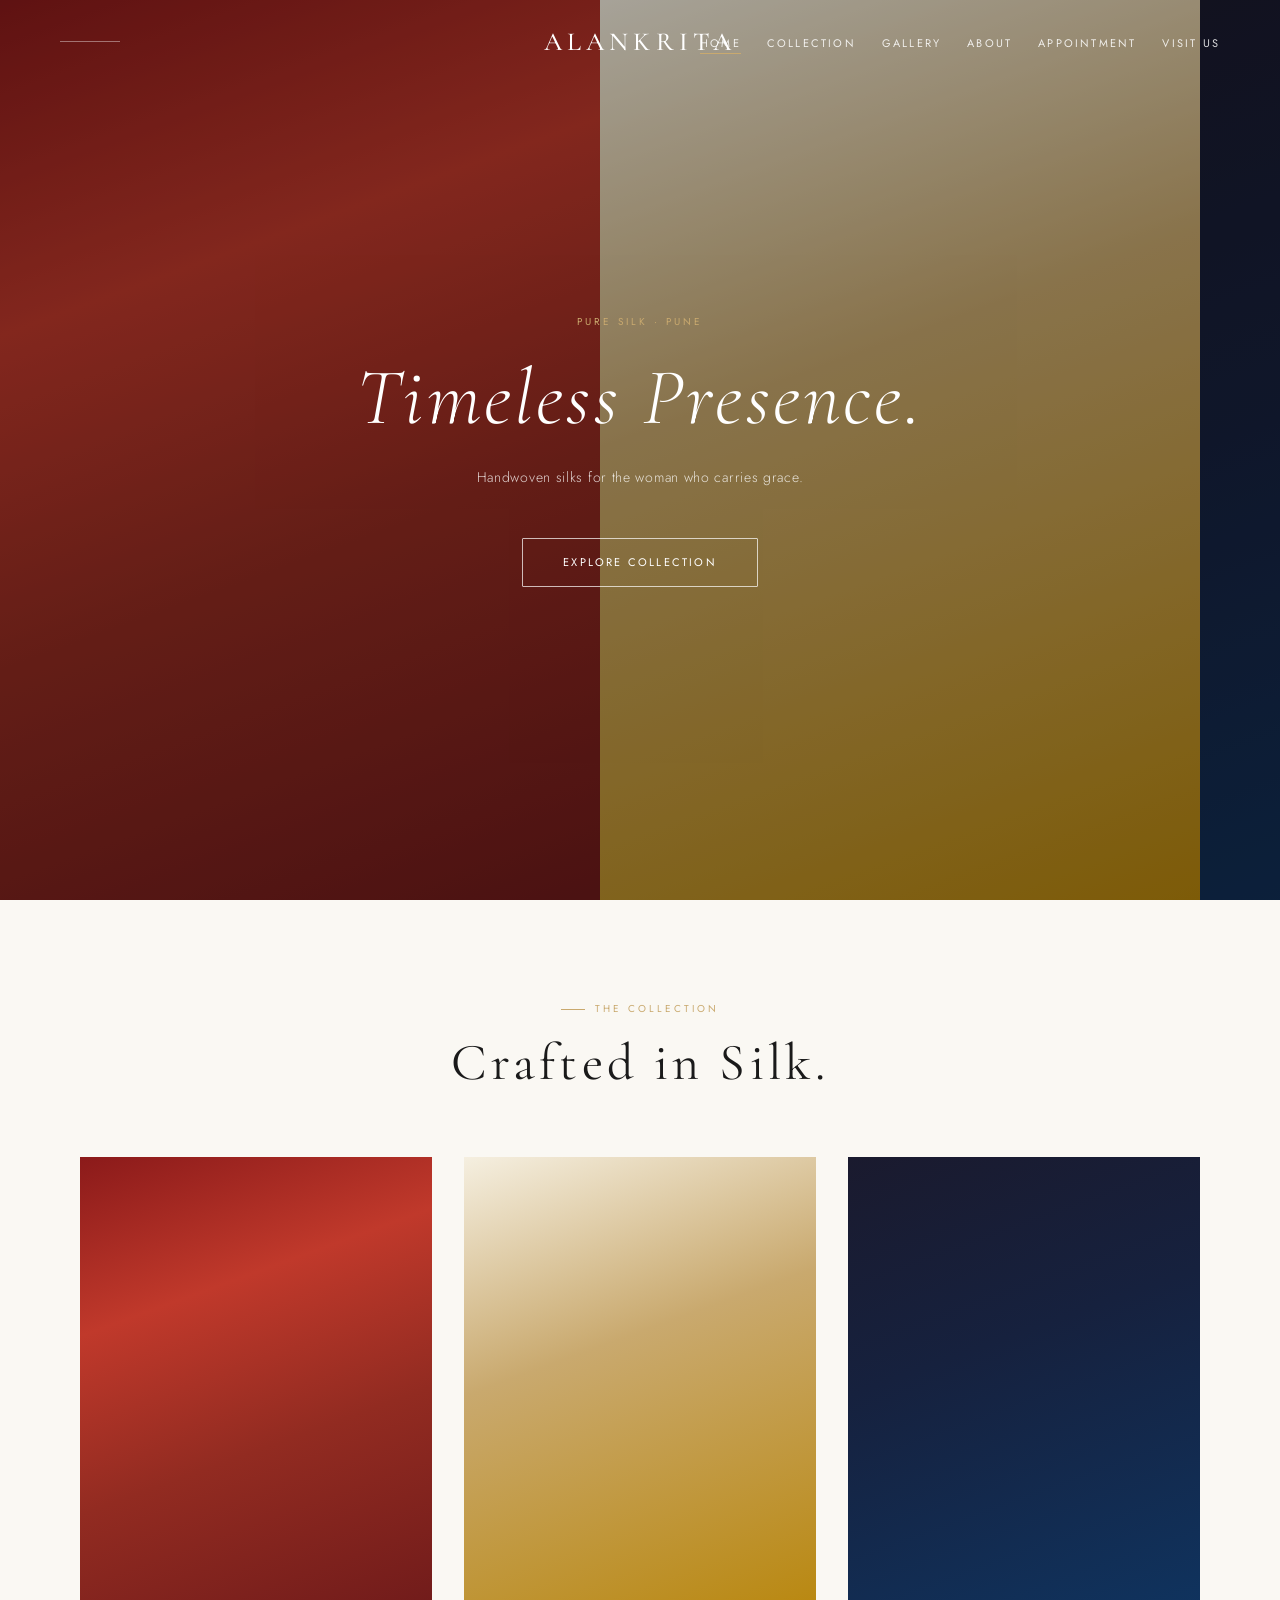
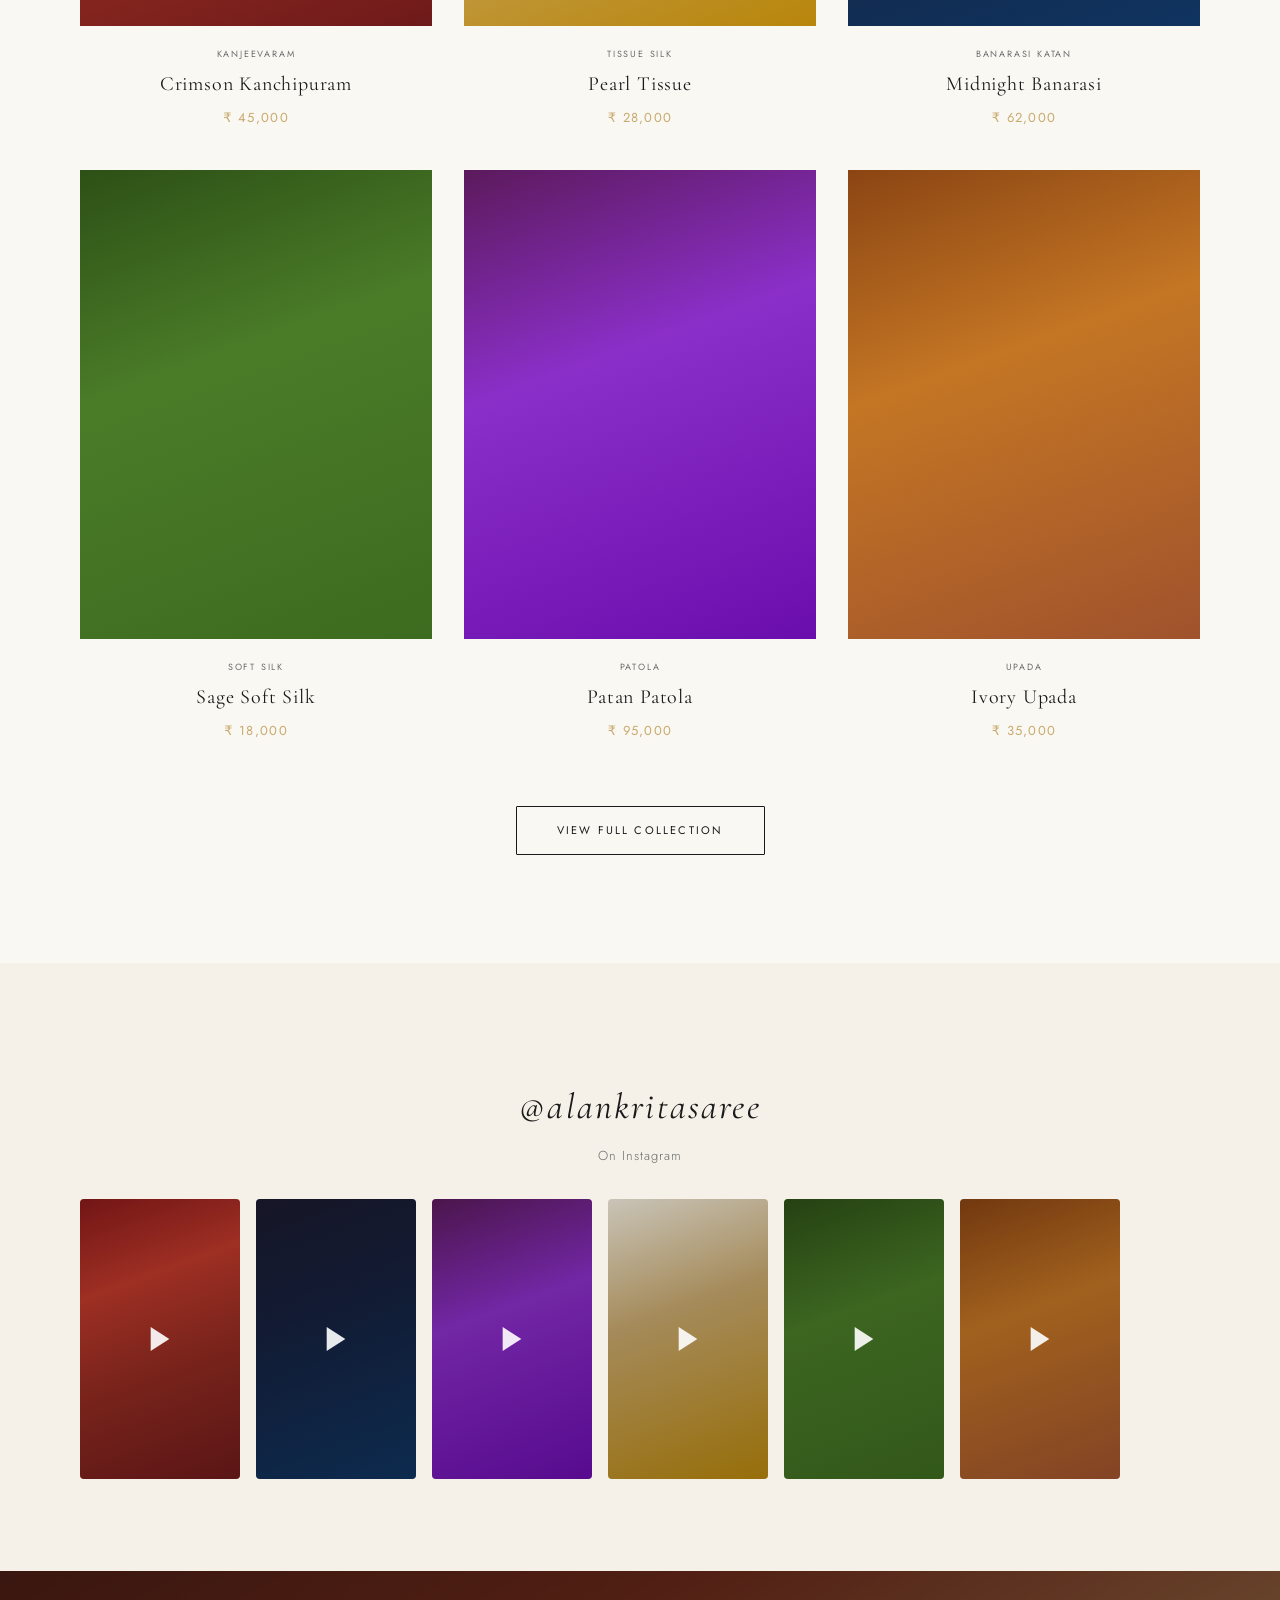
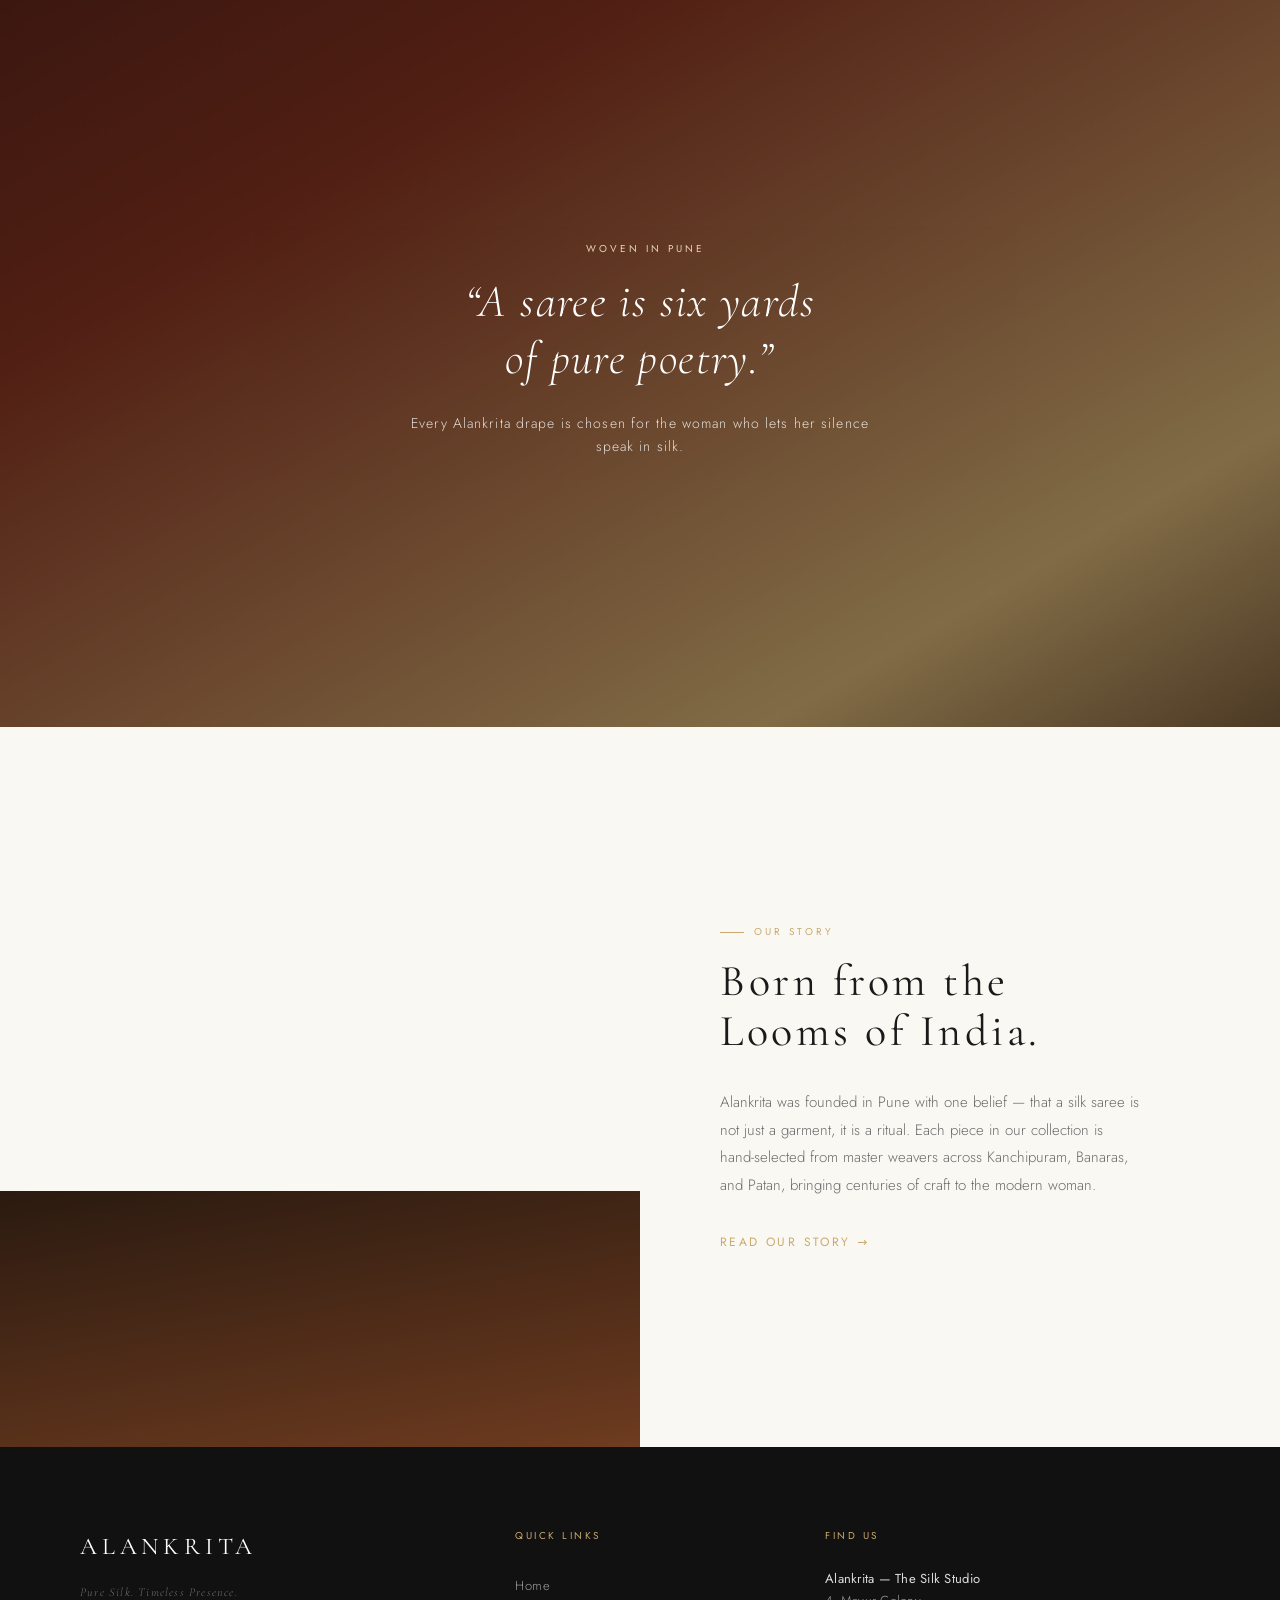
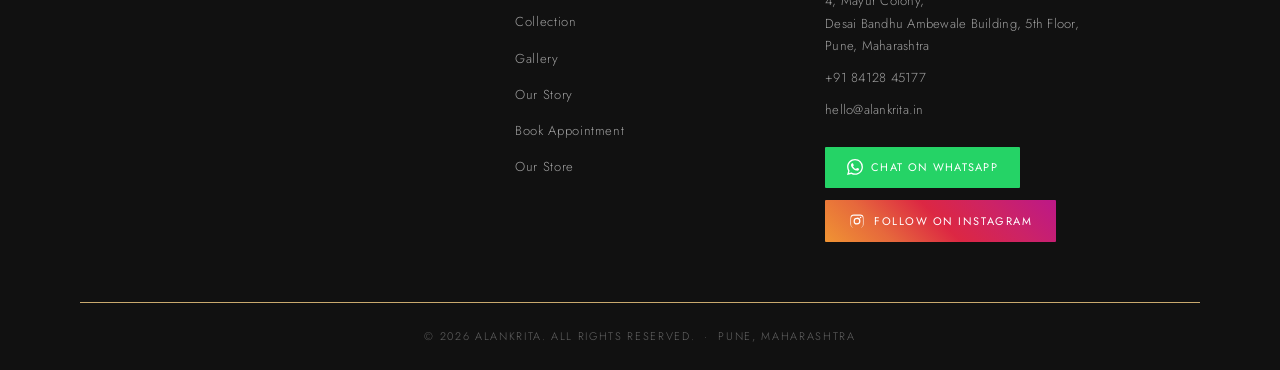
<file: index.html>
<!DOCTYPE html>
<html lang="en">
<head>
  <meta charset="UTF-8" />
  <meta name="viewport" content="width=device-width, initial-scale=1.0" />
  <title>Alankrita — Pure Silk. Timeless Presence.</title>
  <meta name="description" content="Alankrita — Luxury handwoven silk sarees from master weavers across India. Based in Pune." />
  <link rel="preconnect" href="https://fonts.googleapis.com" />
  <link rel="preconnect" href="https://fonts.gstatic.com" crossorigin />
  <link rel="stylesheet" href="style.css" />
  <link rel="stylesheet" href="animations.css" />
</head>
<body>

  <!-- ============================================================
       NAVBAR
       ============================================================ -->
  <nav class="navbar" id="navbar">
    <div class="nav-left">
      <div class="nav-left-line"></div>
    </div>
    <a href="index.html" class="nav-logo">Alankrita</a>
    <ul class="nav-links">
      <li><a href="index.html">Home</a></li>
      <li><a href="collection.html">Collection</a></li>
      <li><a href="gallery.html">Gallery</a></li>
      <li><a href="about.html">About</a></li>
      <li><a href="appointment.html">Appointment</a></li>
      <li><a href="store.html">Visit Us</a></li>
    </ul>
    <button class="nav-hamburger" id="hamburger" aria-label="Open menu">
      <span></span><span></span><span></span>
    </button>
  </nav>

  <nav class="nav-mobile-drawer" id="mobileDrawer">
    <a href="index.html">Home</a>
    <a href="collection.html">Collection</a>
    <a href="gallery.html">Gallery</a>
    <a href="about.html">Our Story</a>
    <a href="appointment.html">Book Appointment</a>
    <a href="store.html">Our Store</a>
  </nav>
  <div class="nav-overlay" id="navOverlay"></div>

  <!-- ============================================================
       HERO SECTION
       ============================================================ -->
  <section class="hero">
    <div class="hero-strip-wrapper">
      <div class="hero-strip">
        <div class="hero-strip-image img-placeholder-silk1"></div>
        <div class="hero-strip-image img-placeholder-silk2"></div>
        <div class="hero-strip-image img-placeholder-silk3"></div>
        <div class="hero-strip-image img-placeholder-silk4"></div>
        <div class="hero-strip-image img-placeholder-silk5"></div>
        <div class="hero-strip-image img-placeholder-silk6"></div>
        <div class="hero-strip-image img-placeholder-silk1"></div>
        <div class="hero-strip-image img-placeholder-silk2"></div>
        <div class="hero-strip-image img-placeholder-silk3"></div>
        <div class="hero-strip-image img-placeholder-silk4"></div>
        <div class="hero-strip-image img-placeholder-silk5"></div>
        <div class="hero-strip-image img-placeholder-silk6"></div>
      </div>
    </div>
    <div class="hero-overlay">
      <span class="hero-label">Pure Silk · Pune</span>
      <h1 class="hero-headline">Timeless Presence.</h1>
      <p class="hero-subtext">Handwoven silks for the woman who carries grace.</p>
      <a href="collection.html" class="btn btn-outline-ivory">Explore Collection</a>
    </div>
  </section>

  <!-- ============================================================
       COLLECTION PREVIEW
       ============================================================ -->
  <section class="section section-center">
    <span class="gold-label reveal">The Collection</span>
    <h2 class="section-heading reveal reveal-delay-1">Crafted in Silk.</h2>

    <div class="product-grid">
      <a href="collection.html" class="product-card reveal reveal-delay-1" style="text-decoration:none;color:inherit;">
        <div class="product-card-image-wrap">
          <div class="product-card-image img-placeholder-silk1"></div>
        </div>
        <div class="product-card-badge">Kanjeevaram</div>
        <div class="product-card-name">Crimson Kanchipuram</div>
        <div class="product-card-price">₹ 45,000</div>
      </a>
      <a href="collection.html" class="product-card reveal reveal-delay-2" style="text-decoration:none;color:inherit;">
        <div class="product-card-image-wrap">
          <div class="product-card-image img-placeholder-silk2"></div>
        </div>
        <div class="product-card-badge">Tissue Silk</div>
        <div class="product-card-name">Pearl Tissue</div>
        <div class="product-card-price">₹ 28,000</div>
      </a>
      <a href="collection.html" class="product-card reveal reveal-delay-3" style="text-decoration:none;color:inherit;">
        <div class="product-card-image-wrap">
          <div class="product-card-image img-placeholder-silk3"></div>
        </div>
        <div class="product-card-badge">Banarasi Katan</div>
        <div class="product-card-name">Midnight Banarasi</div>
        <div class="product-card-price">₹ 62,000</div>
      </a>
      <a href="collection.html" class="product-card reveal reveal-delay-1" style="text-decoration:none;color:inherit;">
        <div class="product-card-image-wrap">
          <div class="product-card-image img-placeholder-silk4"></div>
        </div>
        <div class="product-card-badge">Soft Silk</div>
        <div class="product-card-name">Sage Soft Silk</div>
        <div class="product-card-price">₹ 18,000</div>
      </a>
      <a href="collection.html" class="product-card reveal reveal-delay-2" style="text-decoration:none;color:inherit;">
        <div class="product-card-image-wrap">
          <div class="product-card-image img-placeholder-silk5"></div>
        </div>
        <div class="product-card-badge">Patola</div>
        <div class="product-card-name">Patan Patola</div>
        <div class="product-card-price">₹ 95,000</div>
      </a>
      <a href="collection.html" class="product-card reveal reveal-delay-3" style="text-decoration:none;color:inherit;">
        <div class="product-card-image-wrap">
          <div class="product-card-image img-placeholder-silk6"></div>
        </div>
        <div class="product-card-badge">Upada</div>
        <div class="product-card-name">Ivory Upada</div>
        <div class="product-card-price">₹ 35,000</div>
      </a>
    </div>

    <div class="reveal">
      <a href="collection.html" class="btn btn-outline-dark">View Full Collection</a>
    </div>
  </section>

  <!-- ============================================================
       INSTAGRAM REELS
       ============================================================ -->
  <section class="section section-center" style="background:#F5F1E8; padding-top:80px; padding-bottom:80px;">
    <span class="gold-label reveal">Follow Our Journey</span>
    <a href="https://www.instagram.com/alankritasaree?igsh=ejkxY3gwem9jM3Mz" target="_blank" rel="noopener" class="reveal reveal-delay-1" style="display:inline-block;font-family:var(--font-heading);font-size:36px;font-style:italic;font-weight:400;letter-spacing:0.06em;margin-bottom:8px;color:inherit;">@alankritasaree</a>
    <p class="reveal reveal-delay-2" style="font-size:13px;color:var(--text-secondary);letter-spacing:0.08em;">On Instagram</p>

    <div class="instagram-strip reveal reveal-delay-2">
      <a href="https://www.instagram.com/alankritasaree?igsh=ejkxY3gwem9jM3Mz" target="_blank" rel="noopener" class="reel-thumb">
        <div class="reel-thumb-img img-placeholder-silk1"></div>
        <div class="reel-play"><svg viewBox="0 0 24 24"><polygon points="5 3 19 12 5 21 5 3"/></svg></div>
      </a>
      <a href="https://www.instagram.com/alankritasaree?igsh=ejkxY3gwem9jM3Mz" target="_blank" rel="noopener" class="reel-thumb">
        <div class="reel-thumb-img img-placeholder-silk3"></div>
        <div class="reel-play"><svg viewBox="0 0 24 24"><polygon points="5 3 19 12 5 21 5 3"/></svg></div>
      </a>
      <a href="https://www.instagram.com/alankritasaree?igsh=ejkxY3gwem9jM3Mz" target="_blank" rel="noopener" class="reel-thumb">
        <div class="reel-thumb-img img-placeholder-silk5"></div>
        <div class="reel-play"><svg viewBox="0 0 24 24"><polygon points="5 3 19 12 5 21 5 3"/></svg></div>
      </a>
      <a href="https://www.instagram.com/alankritasaree?igsh=ejkxY3gwem9jM3Mz" target="_blank" rel="noopener" class="reel-thumb">
        <div class="reel-thumb-img img-placeholder-silk2"></div>
        <div class="reel-play"><svg viewBox="0 0 24 24"><polygon points="5 3 19 12 5 21 5 3"/></svg></div>
      </a>
      <a href="https://www.instagram.com/alankritasaree?igsh=ejkxY3gwem9jM3Mz" target="_blank" rel="noopener" class="reel-thumb">
        <div class="reel-thumb-img img-placeholder-silk4"></div>
        <div class="reel-play"><svg viewBox="0 0 24 24"><polygon points="5 3 19 12 5 21 5 3"/></svg></div>
      </a>
      <a href="https://www.instagram.com/alankritasaree?igsh=ejkxY3gwem9jM3Mz" target="_blank" rel="noopener" class="reel-thumb">
        <div class="reel-thumb-img img-placeholder-silk6"></div>
        <div class="reel-play"><svg viewBox="0 0 24 24"><polygon points="5 3 19 12 5 21 5 3"/></svg></div>
      </a>
    </div>
  </section>

  <!-- ============================================================
       ZOOM-IN PARALLAX BAND
       ============================================================ -->
  <section class="zoom-parallax">
    <div class="zoom-parallax-img" data-zoom="0.30" style="background:linear-gradient(150deg,#3a1410 0%,#7a2a1a 32%,#C9A96E 72%,#2a1008 100%);"></div>
    <div class="zoom-parallax-overlay">
      <span class="gold-label" style="text-align:center;">Woven in Pune</span>
      <p class="zoom-parallax-quote reveal">“A saree is six yards<br>of pure poetry.”</p>
      <p class="zoom-parallax-sub reveal reveal-delay-1">Every Alankrita drape is chosen for the woman who lets her silence speak in silk.</p>
    </div>
  </section>

  <!-- ============================================================
       ABOUT SECTION
       ============================================================ -->
  <section class="about-section">
    <div class="about-image-col">
      <div class="img-placeholder" style="background:linear-gradient(170deg,#2a1a10 0%,#6B3A1F 35%,#C9A96E 70%,#3d2010 100%);min-height:600px;"></div>
    </div>
    <div class="about-content-col">
      <span class="gold-label reveal">Our Story</span>
      <h2 class="section-heading-sm reveal reveal-delay-1">Born from the<br>Looms of India.</h2>
      <p class="about-body reveal reveal-delay-2">
        Alankrita was founded in Pune with one belief — that a silk saree is not just a garment, it is a ritual. Each piece in our collection is hand-selected from master weavers across Kanchipuram, Banaras, and Patan, bringing centuries of craft to the modern woman.
      </p>
      <a href="about.html" class="gold-link reveal reveal-delay-3">Read Our Story →</a>
    </div>
  </section>

  <!-- ============================================================
       FOOTER
       ============================================================ -->
  <footer class="footer">
    <div class="footer-grid">
      <div>
        <div class="footer-logo">Alankrita</div>
        <div class="footer-tagline">Pure Silk. Timeless Presence.</div>
      </div>
      <div>
        <div class="footer-col-title">Quick Links</div>
        <ul class="footer-links">
          <li><a href="index.html">Home</a></li>
          <li><a href="collection.html">Collection</a></li>
          <li><a href="gallery.html">Gallery</a></li>
          <li><a href="about.html">Our Story</a></li>
          <li><a href="appointment.html">Book Appointment</a></li>
          <li><a href="store.html">Our Store</a></li>
        </ul>
      </div>
      <div>
        <div class="footer-col-title">Find Us</div>
        <p class="footer-contact-item">
          <strong>Alankrita — The Silk Studio</strong><br>
          4, Mayur Colony,<br>
          Desai Bandhu Ambewale Building, 5th Floor,<br>
          Pune, Maharashtra
        </p>
        <p class="footer-contact-item">+91 84128 45177</p>
        <p class="footer-contact-item">hello@alankrita.in</p>
        <a class="btn-whatsapp" href="https://wa.me/918412845177?text=Hi%2C%20I'm%20interested%20in%20your%20saree%20collection" target="_blank" rel="noopener">
          <svg viewBox="0 0 24 24"><path d="M17.472 14.382c-.297-.149-1.758-.867-2.03-.967-.273-.099-.471-.148-.67.15-.197.297-.767.966-.94 1.164-.173.199-.347.223-.644.075-.297-.15-1.255-.463-2.39-1.475-.883-.788-1.48-1.761-1.653-2.059-.173-.297-.018-.458.13-.606.134-.133.298-.347.446-.52.149-.174.198-.298.298-.497.099-.198.05-.371-.025-.52-.075-.149-.669-1.612-.916-2.207-.242-.579-.487-.5-.669-.51-.173-.008-.371-.01-.57-.01-.198 0-.52.074-.792.372-.272.297-1.04 1.016-1.04 2.479 0 1.462 1.065 2.875 1.213 3.074.149.198 2.096 3.2 5.077 4.487.709.306 1.262.489 1.694.625.712.227 1.36.195 1.871.118.571-.085 1.758-.719 2.006-1.413.248-.694.248-1.289.173-1.413-.074-.124-.272-.198-.57-.347m-5.421 7.403h-.004a9.87 9.87 0 01-5.031-1.378l-.361-.214-3.741.982.998-3.648-.235-.374a9.86 9.86 0 01-1.51-5.26c.001-5.45 4.436-9.884 9.888-9.884 2.64 0 5.122 1.03 6.988 2.898a9.825 9.825 0 012.893 6.994c-.003 5.45-4.437 9.884-9.885 9.884m8.413-18.297A11.815 11.815 0 0012.05 0C5.495 0 .16 5.335.157 11.892c0 2.096.547 4.142 1.588 5.945L.057 24l6.305-1.654a11.882 11.882 0 005.683 1.448h.005c6.554 0 11.89-5.335 11.893-11.893a11.821 11.821 0 00-3.48-8.413Z"/></svg>
          Chat on WhatsApp
        </a>
        <a class="btn-instagram" href="https://www.instagram.com/alankritasaree?igsh=ejkxY3gwem9jM3Mz" target="_blank" rel="noopener" style="margin-top:12px;">
          <svg viewBox="0 0 24 24"><path d="M12 2.163c3.204 0 3.584.012 4.85.07 1.366.062 2.633.336 3.608 1.311.975.975 1.249 2.242 1.311 3.608.058 1.266.07 1.646.07 4.85s-.012 3.584-.07 4.85c-.062 1.366-.336 2.633-1.311 3.608-.975.975-2.242 1.249-3.608 1.311-1.266.058-1.646.07-4.85.07s-3.584-.012-4.85-.07c-1.366-.062-2.633-.336-3.608-1.311-.975-.975-1.249-2.242-1.311-3.608-.058-1.266-.07-1.646-.07-4.85s.012-3.584.07-4.85c.062-1.366.336-2.633 1.311-3.608.975-.975 2.242-1.249 3.608-1.311 1.266-.058 1.646-.07 4.85-.07zm0 1.802c-3.146 0-3.519.012-4.76.069-.975.045-1.504.207-1.857.344-.467.182-.8.398-1.15.748-.35.35-.566.683-.748 1.15-.137.353-.299.882-.344 1.857-.057 1.241-.069 1.614-.069 4.76s.012 3.519.069 4.76c.045.975.207 1.504.344 1.857.182.466.399.8.748 1.15.35.35.683.566 1.15.748.353.137.882.299 1.857.344 1.241.057 1.614.069 4.76.069s3.519-.012 4.76-.069c.975-.045 1.504-.207 1.857-.344.466-.182.8-.398 1.15-.748.35-.35.566-.683.748-1.15.137-.353.299-.882.344-1.857.057-1.241.069-1.614.069-4.76s-.012-3.519-.069-4.76c-.045-.975-.207-1.504-.344-1.857-.182-.467-.398-.8-.748-1.15-.35-.35-.683-.566-1.15-.748-.353-.137-.882-.299-1.857-.344-1.241-.057-1.614-.069-4.76-.069zm0 3.063A5.135 5.135 0 1 0 17.135 12 5.135 5.135 0 0 0 12 6.865zm0 8.468A3.333 3.333 0 1 1 15.333 12 3.333 3.333 0 0 1 12 15.333zm6.538-8.671a1.2 1.2 0 1 1-1.2-1.2 1.2 1.2 0 0 1 1.2 1.2z"/></svg>
          Follow on Instagram
        </a>
      </div>
    </div>
    <div class="footer-bottom">
      <p>© 2026 Alankrita. All rights reserved. &nbsp;·&nbsp; Pune, Maharashtra</p>
    </div>
  </footer>

  <script src="main.js"></script>
</body>
</html>
</file>
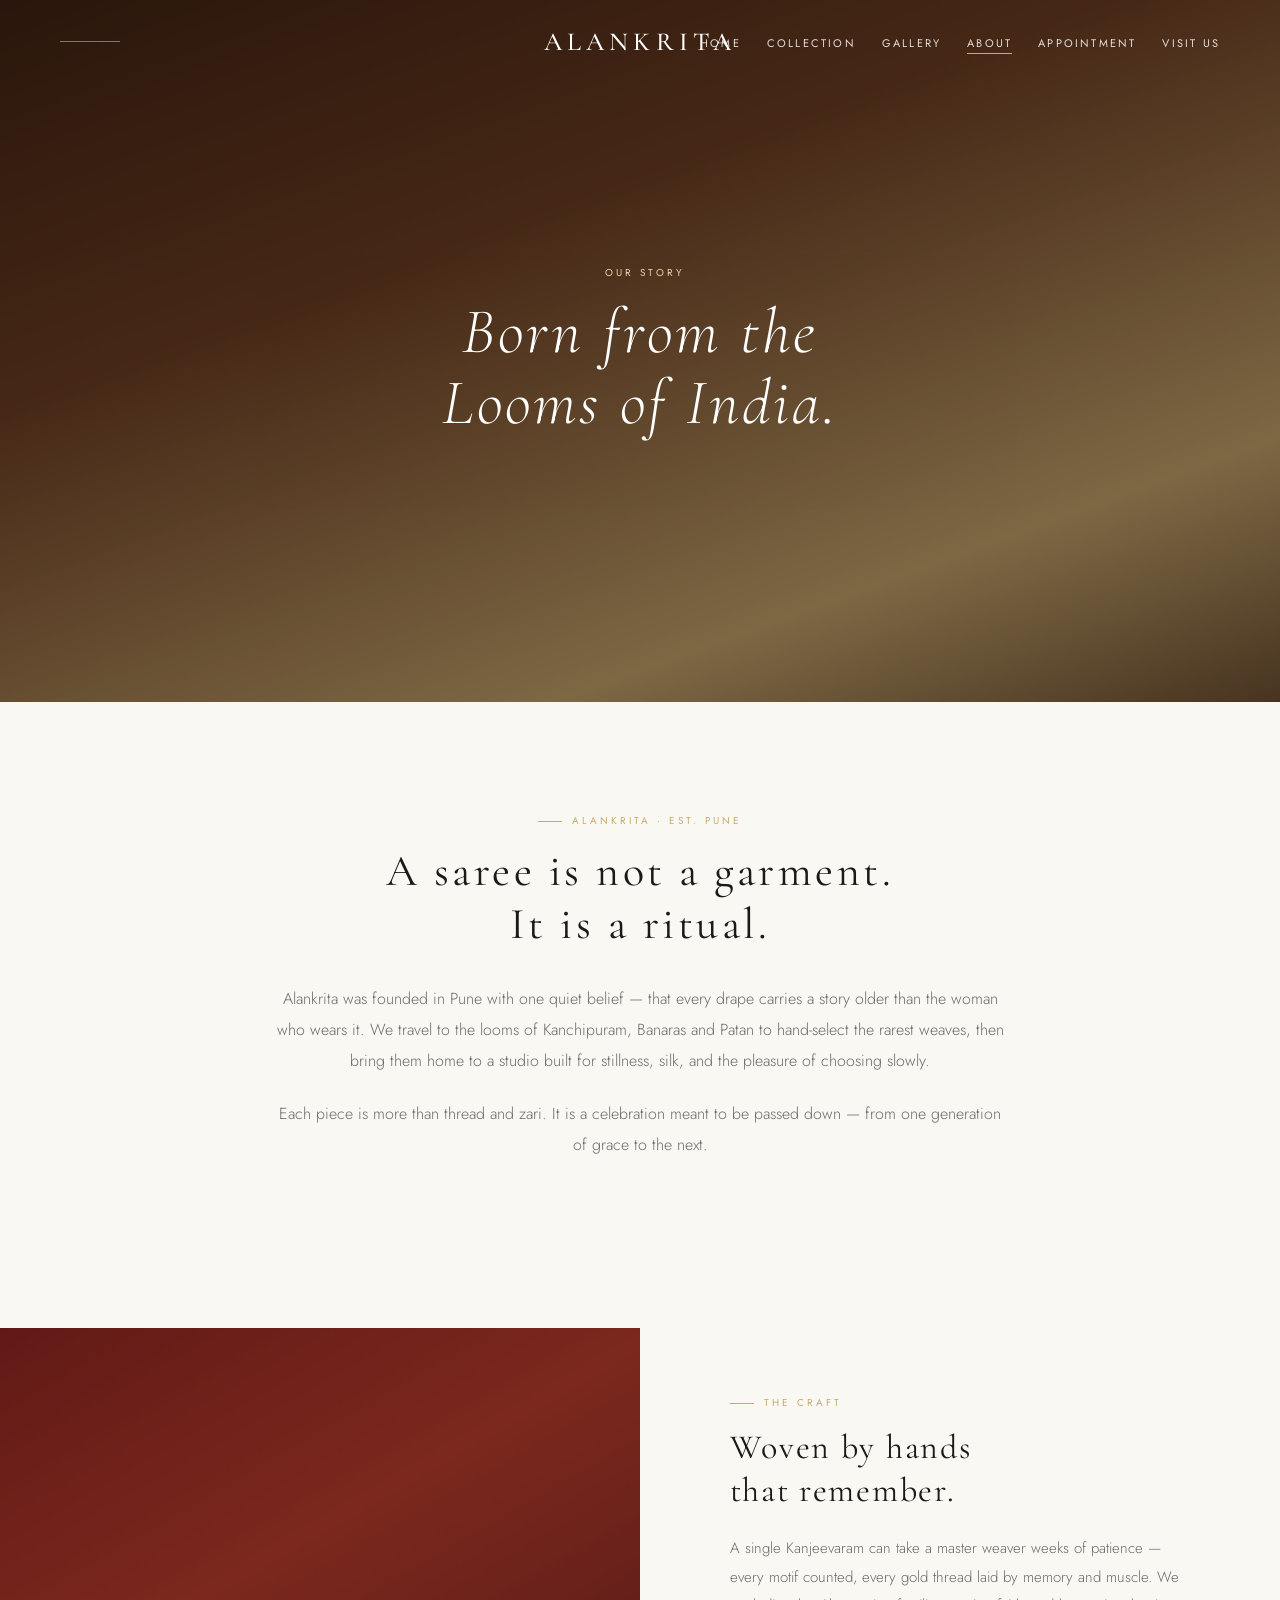
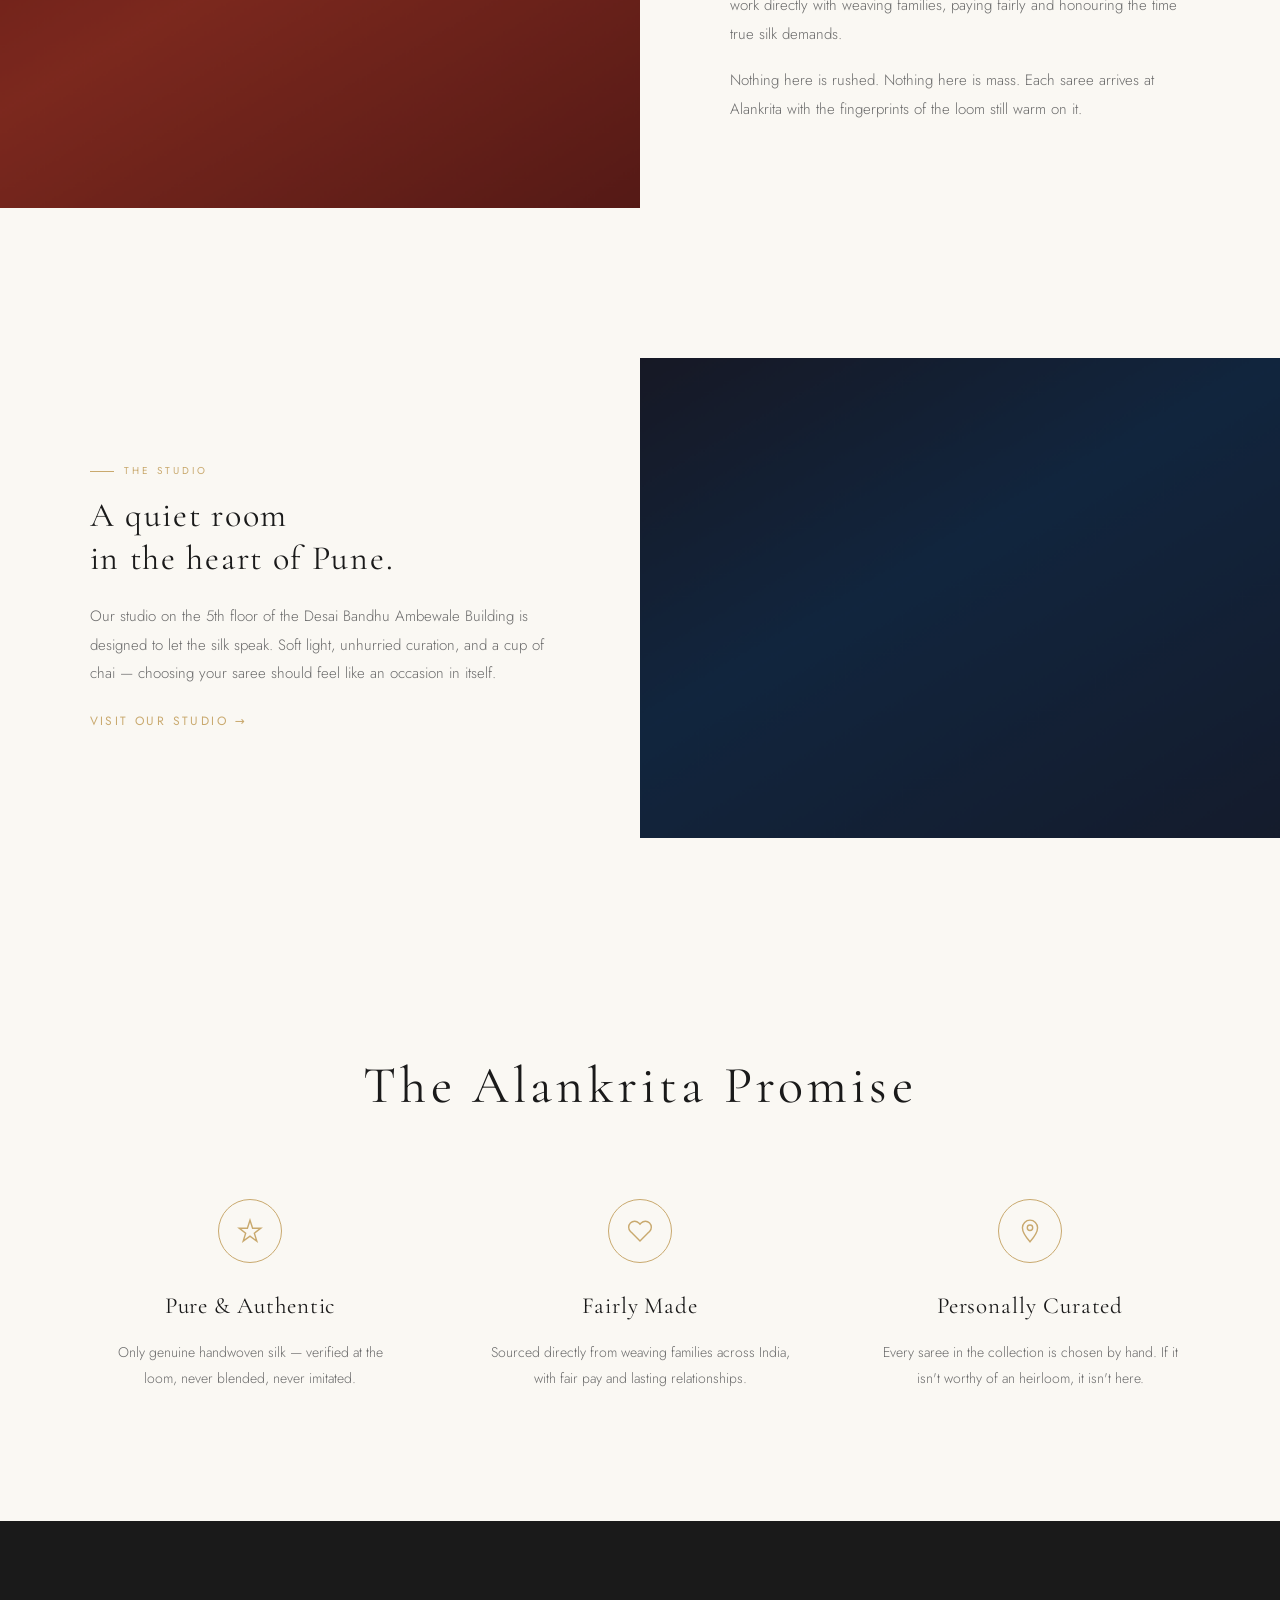
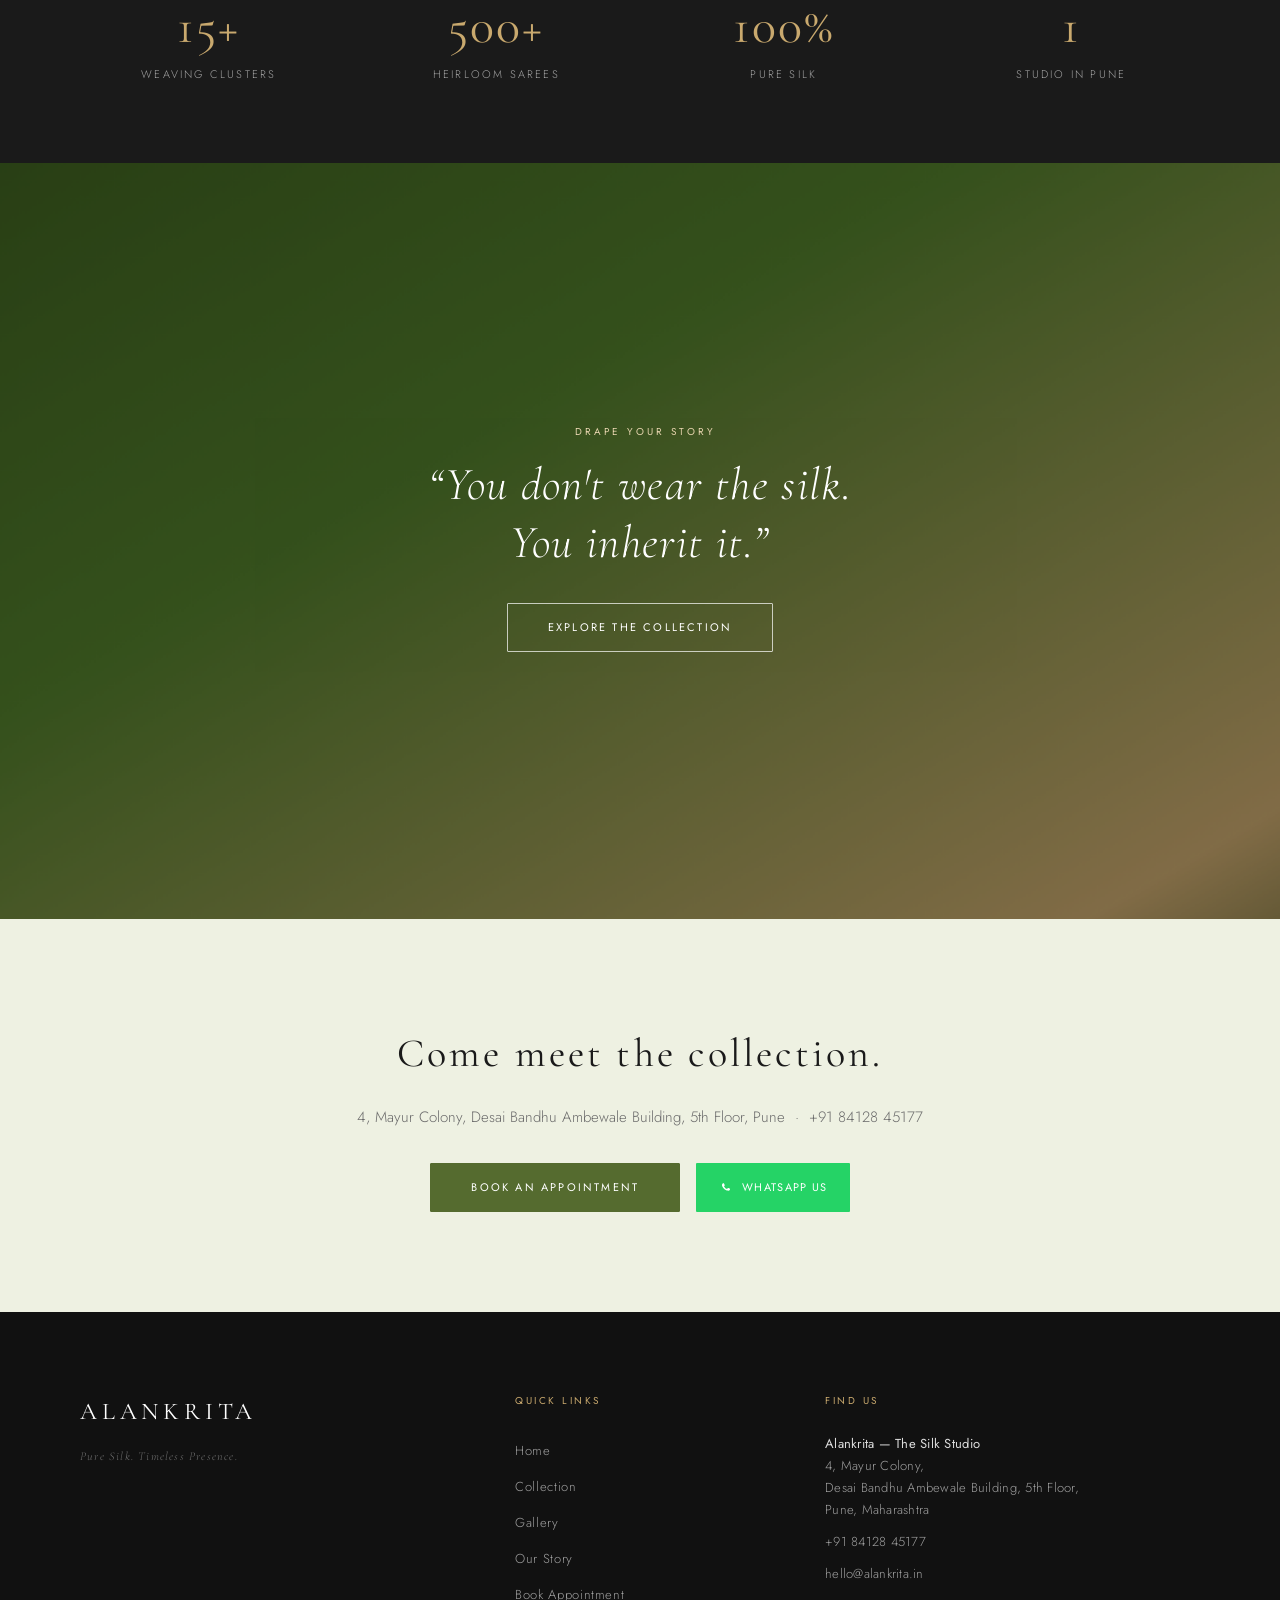
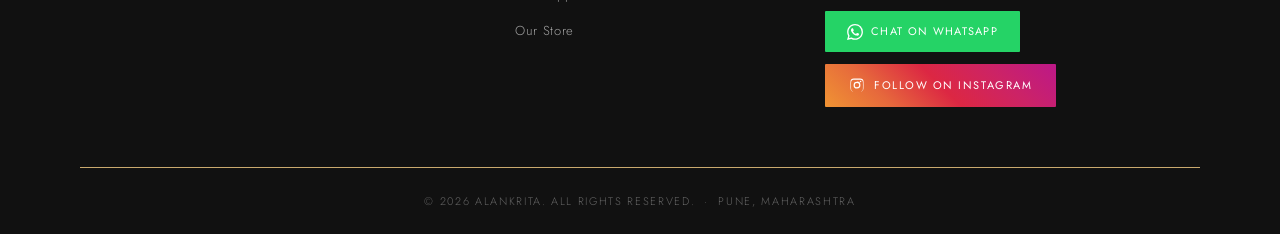
<file: about.html>
<!DOCTYPE html>
<html lang="en">
<head>
  <meta charset="UTF-8" />
  <meta name="viewport" content="width=device-width, initial-scale=1.0" />
  <title>Our Story — Alankrita, Pune</title>
  <meta name="description" content="The story of Alankrita — a Pune-based luxury silk saree house bringing master-woven heirlooms to the modern woman." />
  <link rel="preconnect" href="https://fonts.googleapis.com" />
  <link rel="preconnect" href="https://fonts.gstatic.com" crossorigin />
  <link rel="stylesheet" href="style.css" />
  <link rel="stylesheet" href="animations.css" />
</head>
<body>

  <!-- NAVBAR -->
  <nav class="navbar" id="navbar">
    <div class="nav-left">
      <div class="nav-left-line"></div>
    </div>
    <a href="index.html" class="nav-logo">Alankrita</a>
    <ul class="nav-links">
      <li><a href="index.html">Home</a></li>
      <li><a href="collection.html">Collection</a></li>
      <li><a href="gallery.html">Gallery</a></li>
      <li><a href="about.html">About</a></li>
      <li><a href="appointment.html">Appointment</a></li>
      <li><a href="store.html">Visit Us</a></li>
    </ul>
    <button class="nav-hamburger" id="hamburger" aria-label="Open menu">
      <span></span><span></span><span></span>
    </button>
  </nav>

  <nav class="nav-mobile-drawer" id="mobileDrawer">
    <a href="index.html">Home</a>
    <a href="collection.html">Collection</a>
    <a href="gallery.html">Gallery</a>
    <a href="about.html">Our Story</a>
    <a href="appointment.html">Book Appointment</a>
    <a href="store.html">Our Store</a>
  </nav>
  <div class="nav-overlay" id="navOverlay"></div>

  <!-- ============================================================
       ABOUT HERO — ZOOM PARALLAX
       ============================================================ -->
  <section class="about-hero">
    <div class="about-hero-img" data-zoom="0.26" style="background:linear-gradient(160deg,#2a1208 0%,#6B3A1F 38%,#C9A96E 72%,#3d2010 100%);"></div>
    <div class="about-hero-content">
      <span class="gold-label" style="text-align:center;">Our Story</span>
      <h1>Born from the<br>Looms of India.</h1>
    </div>
  </section>

  <!-- ============================================================
       STORY INTRO
       ============================================================ -->
  <section class="story-intro">
    <span class="gold-label reveal" style="text-align:center;">Alankrita · Est. Pune</span>
    <h2 class="reveal reveal-delay-1">A saree is not a garment.<br>It is a ritual.</h2>
    <p class="reveal reveal-delay-2">
      Alankrita was founded in Pune with one quiet belief — that every drape carries a story older than the woman who wears it. We travel to the looms of Kanchipuram, Banaras and Patan to hand-select the rarest weaves, then bring them home to a studio built for stillness, silk, and the pleasure of choosing slowly.
    </p>
    <p class="reveal reveal-delay-3">
      Each piece is more than thread and zari. It is a celebration meant to be passed down — from one generation of grace to the next.
    </p>
  </section>

  <!-- ============================================================
       STORY SPLIT 1
       ============================================================ -->
  <section class="story-split">
    <div class="story-split-img zoom-parallax" style="height:auto;">
      <div class="zoom-parallax-img" data-zoom="0.18" style="background:linear-gradient(150deg,#8B1A1A 0%,#C0392B 45%,#6E1A1A 100%);"></div>
    </div>
    <div class="story-split-text">
      <span class="gold-label reveal">The Craft</span>
      <h3 class="reveal reveal-delay-1">Woven by hands<br>that remember.</h3>
      <p class="reveal reveal-delay-2">
        A single Kanjeevaram can take a master weaver weeks of patience — every motif counted, every gold thread laid by memory and muscle. We work directly with weaving families, paying fairly and honouring the time true silk demands.
      </p>
      <p class="reveal reveal-delay-3">
        Nothing here is rushed. Nothing here is mass. Each saree arrives at Alankrita with the fingerprints of the loom still warm on it.
      </p>
    </div>
  </section>

  <!-- ============================================================
       STORY SPLIT 2 (reverse)
       ============================================================ -->
  <section class="story-split reverse">
    <div class="story-split-img zoom-parallax" style="height:auto;">
      <div class="zoom-parallax-img" data-zoom="0.18" style="background:linear-gradient(150deg,#1A1A2E 0%,#0F3460 45%,#16213E 100%);"></div>
    </div>
    <div class="story-split-text">
      <span class="gold-label reveal">The Studio</span>
      <h3 class="reveal reveal-delay-1">A quiet room<br>in the heart of Pune.</h3>
      <p class="reveal reveal-delay-2">
        Our studio on the 5th floor of the Desai Bandhu Ambewale Building is designed to let the silk speak. Soft light, unhurried curation, and a cup of chai — choosing your saree should feel like an occasion in itself.
      </p>
      <a href="store.html" class="gold-link reveal reveal-delay-3">Visit our studio →</a>
    </div>
  </section>

  <!-- ============================================================
       VALUES
       ============================================================ -->
  <section class="values-section section-center">
    <span class="gold-label reveal" style="text-align:center;">What We Hold Dear</span>
    <h2 class="section-heading reveal reveal-delay-1">The Alankrita Promise</h2>
    <div class="values-grid">
      <div class="value-card reveal reveal-delay-1">
        <div class="value-icon"><svg viewBox="0 0 24 24"><path d="M12 2l2.4 7.4H22l-6 4.6 2.3 7.4-6.3-4.6L5.7 21.4 8 14 2 9.4h7.6z"/></svg></div>
        <h4>Pure &amp; Authentic</h4>
        <p>Only genuine handwoven silk — verified at the loom, never blended, never imitated.</p>
      </div>
      <div class="value-card reveal reveal-delay-2">
        <div class="value-icon"><svg viewBox="0 0 24 24"><path d="M20.84 4.61a5.5 5.5 0 0 0-7.78 0L12 5.67l-1.06-1.06a5.5 5.5 0 0 0-7.78 7.78l1.06 1.06L12 21.23l7.78-7.78 1.06-1.06a5.5 5.5 0 0 0 0-7.78z"/></svg></div>
        <h4>Fairly Made</h4>
        <p>Sourced directly from weaving families across India, with fair pay and lasting relationships.</p>
      </div>
      <div class="value-card reveal reveal-delay-3">
        <div class="value-icon"><svg viewBox="0 0 24 24"><path d="M12 2a7 7 0 0 0-7 7c0 5 7 13 7 13s7-8 7-13a7 7 0 0 0-7-7z"/><circle cx="12" cy="9" r="2.5"/></svg></div>
        <h4>Personally Curated</h4>
        <p>Every saree in the collection is chosen by hand. If it isn't worthy of an heirloom, it isn't here.</p>
      </div>
    </div>
  </section>

  <!-- ============================================================
       STATS BAND
       ============================================================ -->
  <section class="stats-band">
    <div class="reveal">
      <div class="stat-num">15+</div>
      <div class="stat-label">Weaving Clusters</div>
    </div>
    <div class="reveal reveal-delay-1">
      <div class="stat-num">500+</div>
      <div class="stat-label">Heirloom Sarees</div>
    </div>
    <div class="reveal reveal-delay-2">
      <div class="stat-num">100%</div>
      <div class="stat-label">Pure Silk</div>
    </div>
    <div class="reveal reveal-delay-3">
      <div class="stat-num">1</div>
      <div class="stat-label">Studio in Pune</div>
    </div>
  </section>

  <!-- ============================================================
       ZOOM PARALLAX QUOTE
       ============================================================ -->
  <section class="zoom-parallax">
    <div class="zoom-parallax-img" data-zoom="0.30" style="background:linear-gradient(150deg,#2D5016 0%,#4A7C28 40%,#C9A96E 80%,#1f3a0f 100%);"></div>
    <div class="zoom-parallax-overlay">
      <span class="gold-label" style="text-align:center;">Drape Your Story</span>
      <p class="zoom-parallax-quote">“You don't wear the silk.<br>You inherit it.”</p>
      <a href="collection.html" class="btn btn-outline-ivory" style="margin-top:8px;">Explore the Collection</a>
    </div>
  </section>

  <!-- ============================================================
       CONTACT CTA
       ============================================================ -->
  <section class="contact-cta">
    <h2 class="reveal">Come meet the collection.</h2>
    <p class="reveal reveal-delay-1">4, Mayur Colony, Desai Bandhu Ambewale Building, 5th Floor, Pune &nbsp;·&nbsp; +91 84128 45177</p>
    <div class="contact-cta-row reveal reveal-delay-2">
      <a href="appointment.html" class="btn btn-olive">Book an Appointment</a>
      <a class="btn-whatsapp" href="https://wa.me/918412845177?text=Hi%20Alankrita%2C%20I'd%20love%20to%20know%20more%20about%20your%20sarees" target="_blank" rel="noopener" style="margin-top:0;">
        <svg viewBox="0 0 24 24"><path d="M17.472 14.382c-.297-.149-1.758-.867-2.03-.967-.273-.099-.471-.148-.67.15-.197.297-.767.966-.94 1.164-.173.199-.347.223-.644.075-.297-.15-1.255-.463-2.39-1.475-.883-.788-1.48-1.761-1.653-2.059-.173-.297-.018-.458.13-.606.134-.133.298-.347.446-.52.149-.174.198-.298.298-.497.099-.198.05-.371-.025-.52-.075-.149-.669-1.612-.916-2.207-.242-.579-.487-.5-.669-.51-.173-.008-.371-.01-.57-.01-.198 0-.52.074-.792.372-.272.297-1.04 1.016-1.04 2.479 0 1.462 1.065 2.875 1.213 3.074.149.198 2.096 3.2 5.077 4.487.709.306 1.262.489 1.694.625.712.227 1.36.195 1.871.118.571-.085 1.758-.719 2.006-1.413.248-.694.248-1.289.173-1.413-.074-.124-.272-.198-.57-.347z"/></svg>
        WhatsApp Us
      </a>
    </div>
  </section>

  <!-- FOOTER -->
  <footer class="footer">
    <div class="footer-grid">
      <div>
        <div class="footer-logo">Alankrita</div>
        <div class="footer-tagline">Pure Silk. Timeless Presence.</div>
      </div>
      <div>
        <div class="footer-col-title">Quick Links</div>
        <ul class="footer-links">
          <li><a href="index.html">Home</a></li>
          <li><a href="collection.html">Collection</a></li>
          <li><a href="gallery.html">Gallery</a></li>
          <li><a href="about.html">Our Story</a></li>
          <li><a href="appointment.html">Book Appointment</a></li>
          <li><a href="store.html">Our Store</a></li>
        </ul>
      </div>
      <div>
        <div class="footer-col-title">Find Us</div>
        <p class="footer-contact-item">
          <strong>Alankrita — The Silk Studio</strong><br>
          4, Mayur Colony,<br>
          Desai Bandhu Ambewale Building, 5th Floor,<br>
          Pune, Maharashtra
        </p>
        <p class="footer-contact-item">+91 84128 45177</p>
        <p class="footer-contact-item">hello@alankrita.in</p>
        <a class="btn-whatsapp" href="https://wa.me/918412845177?text=Hi%2C%20I'm%20interested%20in%20your%20saree%20collection" target="_blank" rel="noopener">
          <svg viewBox="0 0 24 24"><path d="M17.472 14.382c-.297-.149-1.758-.867-2.03-.967-.273-.099-.471-.148-.67.15-.197.297-.767.966-.94 1.164-.173.199-.347.223-.644.075-.297-.15-1.255-.463-2.39-1.475-.883-.788-1.48-1.761-1.653-2.059-.173-.297-.018-.458.13-.606.134-.133.298-.347.446-.52.149-.174.198-.298.298-.497.099-.198.05-.371-.025-.52-.075-.149-.669-1.612-.916-2.207-.242-.579-.487-.5-.669-.51-.173-.008-.371-.01-.57-.01-.198 0-.52.074-.792.372-.272.297-1.04 1.016-1.04 2.479 0 1.462 1.065 2.875 1.213 3.074.149.198 2.096 3.2 5.077 4.487.709.306 1.262.489 1.694.625.712.227 1.36.195 1.871.118.571-.085 1.758-.719 2.006-1.413.248-.694.248-1.289.173-1.413-.074-.124-.272-.198-.57-.347m-5.421 7.403h-.004a9.87 9.87 0 01-5.031-1.378l-.361-.214-3.741.982.998-3.648-.235-.374a9.86 9.86 0 01-1.51-5.26c.001-5.45 4.436-9.884 9.888-9.884 2.64 0 5.122 1.03 6.988 2.898a9.825 9.825 0 012.893 6.994c-.003 5.45-4.437 9.884-9.885 9.884m8.413-18.297A11.815 11.815 0 0012.05 0C5.495 0 .16 5.335.157 11.892c0 2.096.547 4.142 1.588 5.945L.057 24l6.305-1.654a11.882 11.882 0 005.683 1.448h.005c6.554 0 11.89-5.335 11.893-11.893a11.821 11.821 0 00-3.48-8.413Z"/></svg>
          Chat on WhatsApp
        </a>
        <a class="btn-instagram" href="https://www.instagram.com/alankritasaree?igsh=ejkxY3gwem9jM3Mz" target="_blank" rel="noopener" style="margin-top:12px;">
          <svg viewBox="0 0 24 24"><path d="M12 2.163c3.204 0 3.584.012 4.85.07 1.366.062 2.633.336 3.608 1.311.975.975 1.249 2.242 1.311 3.608.058 1.266.07 1.646.07 4.85s-.012 3.584-.07 4.85c-.062 1.366-.336 2.633-1.311 3.608-.975.975-2.242 1.249-3.608 1.311-1.266.058-1.646.07-4.85.07s-3.584-.012-4.85-.07c-1.366-.062-2.633-.336-3.608-1.311-.975-.975-1.249-2.242-1.311-3.608-.058-1.266-.07-1.646-.07-4.85s.012-3.584.07-4.85c.062-1.366.336-2.633 1.311-3.608.975-.975 2.242-1.249 3.608-1.311 1.266-.058 1.646-.07 4.85-.07zm0 1.802c-3.146 0-3.519.012-4.76.069-.975.045-1.504.207-1.857.344-.467.182-.8.398-1.15.748-.35.35-.566.683-.748 1.15-.137.353-.299.882-.344 1.857-.057 1.241-.069 1.614-.069 4.76s.012 3.519.069 4.76c.045.975.207 1.504.344 1.857.182.466.399.8.748 1.15.35.35.683.566 1.15.748.353.137.882.299 1.857.344 1.241.057 1.614.069 4.76.069s3.519-.012 4.76-.069c.975-.045 1.504-.207 1.857-.344.466-.182.8-.398 1.15-.748.35-.35.566-.683.748-1.15.137-.353.299-.882.344-1.857.057-1.241.069-1.614.069-4.76s-.012-3.519-.069-4.76c-.045-.975-.207-1.504-.344-1.857-.182-.467-.398-.8-.748-1.15-.35-.35-.683-.566-1.15-.748-.353-.137-.882-.299-1.857-.344-1.241-.057-1.614-.069-4.76-.069zm0 3.063A5.135 5.135 0 1 0 17.135 12 5.135 5.135 0 0 0 12 6.865zm0 8.468A3.333 3.333 0 1 1 15.333 12 3.333 3.333 0 0 1 12 15.333zm6.538-8.671a1.2 1.2 0 1 1-1.2-1.2 1.2 1.2 0 0 1 1.2 1.2z"/></svg>
          Follow on Instagram
        </a>
      </div>
    </div>
    <div class="footer-bottom">
      <p>© 2026 Alankrita. All rights reserved. &nbsp;·&nbsp; Pune, Maharashtra</p>
    </div>
  </footer>

  <script src="main.js"></script>
</body>
</html>
</file>
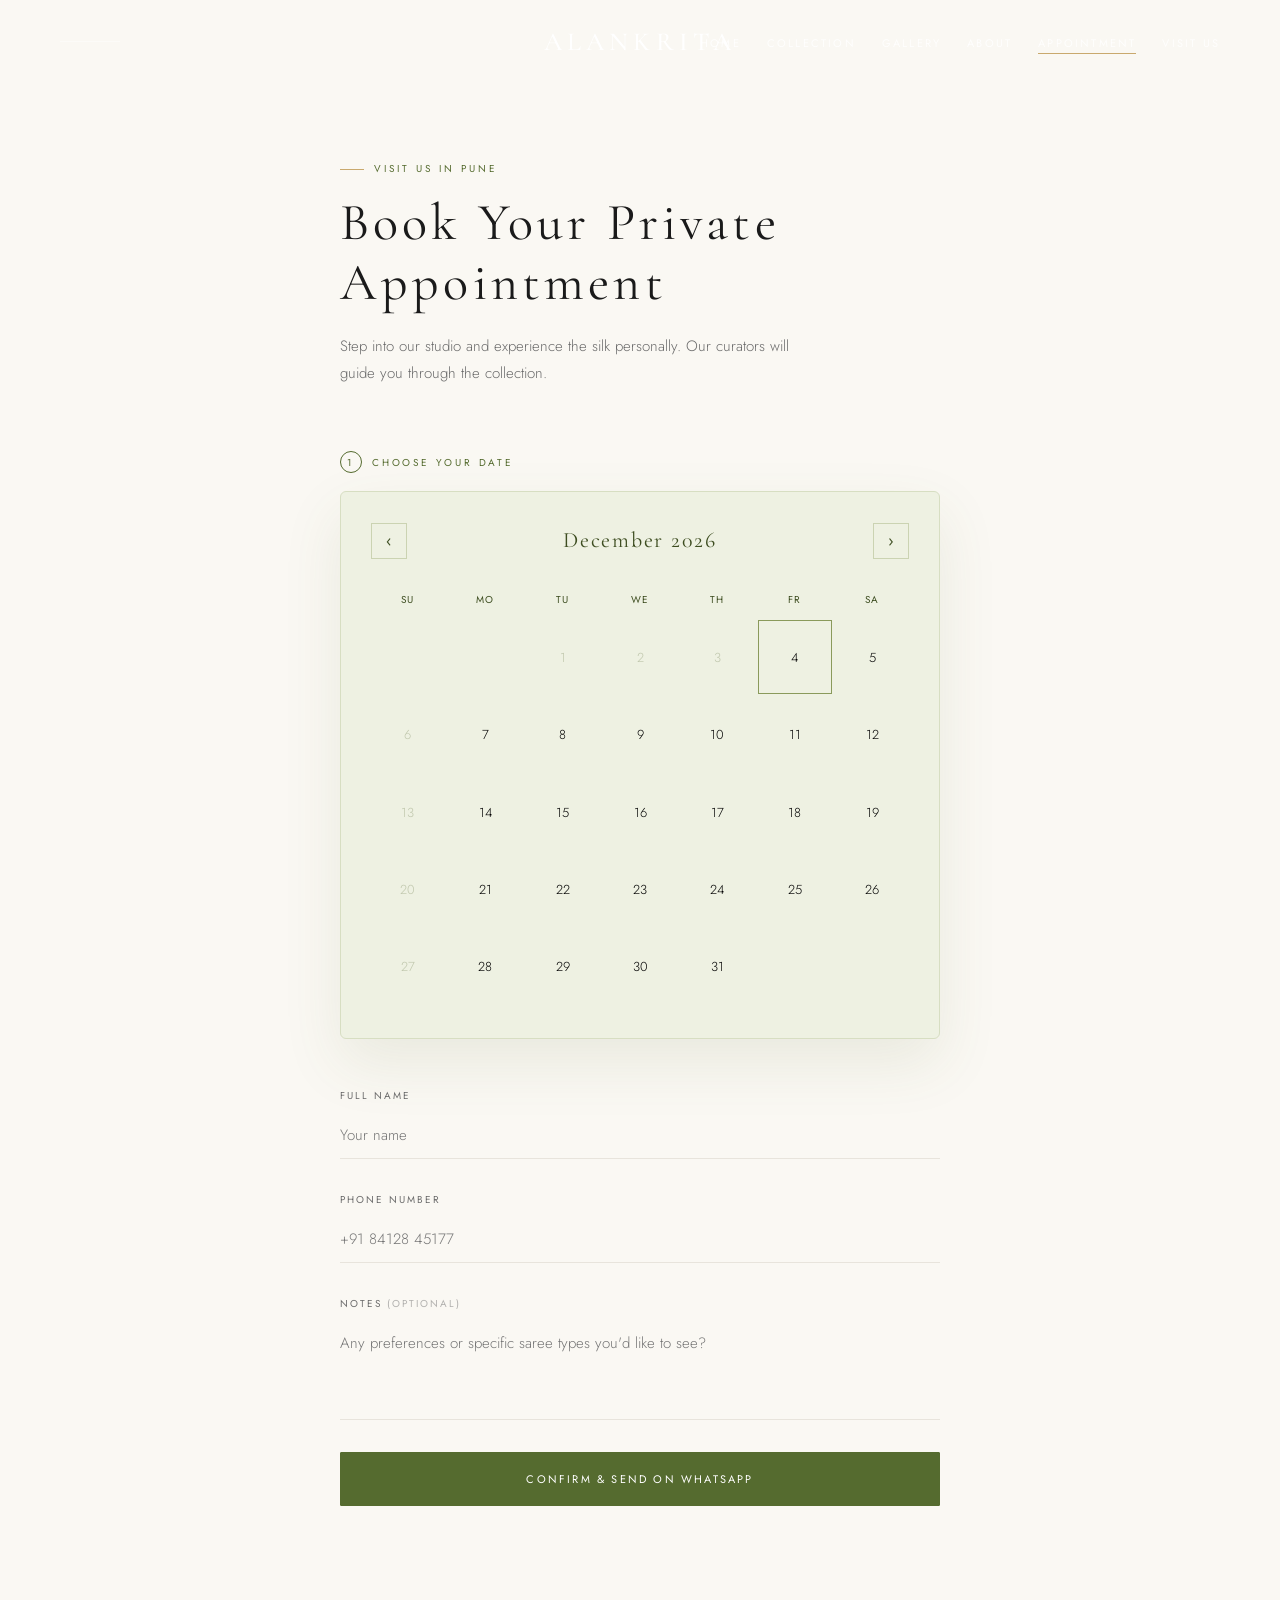
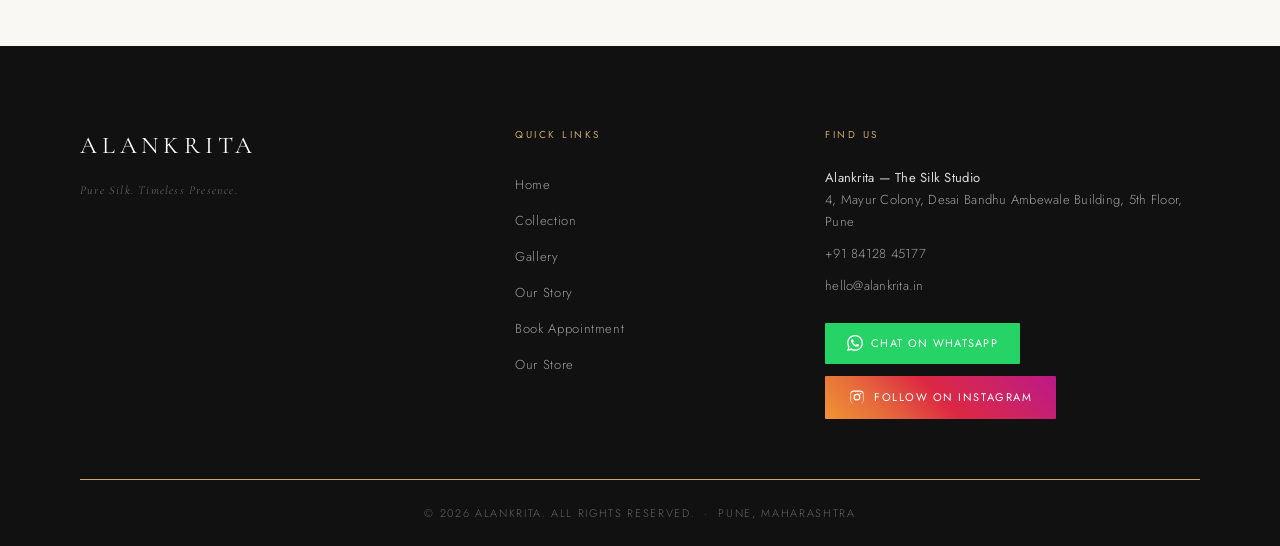
<file: appointment.html>
<!DOCTYPE html>
<html lang="en">
<head>
  <meta charset="UTF-8" />
  <meta name="viewport" content="width=device-width, initial-scale=1.0" />
  <title>Book Appointment — Alankrita</title>
  <meta name="description" content="Book a private silk saree viewing appointment at the Alankrita studio in Pune." />
  <link rel="preconnect" href="https://fonts.googleapis.com" />
  <link rel="preconnect" href="https://fonts.gstatic.com" crossorigin />
  <link rel="stylesheet" href="style.css" />
  <link rel="stylesheet" href="animations.css" />
</head>
<body>

  <!-- NAVBAR -->
  <nav class="navbar" id="navbar">
    <div class="nav-left">
      <div class="nav-left-line"></div>
    </div>
    <a href="index.html" class="nav-logo">Alankrita</a>
    <ul class="nav-links">
      <li><a href="index.html">Home</a></li>
      <li><a href="collection.html">Collection</a></li>
      <li><a href="gallery.html">Gallery</a></li>
      <li><a href="about.html">About</a></li>
      <li><a href="appointment.html">Appointment</a></li>
      <li><a href="store.html">Visit Us</a></li>
    </ul>
    <button class="nav-hamburger" id="hamburger" aria-label="Open menu">
      <span></span><span></span><span></span>
    </button>
  </nav>

  <nav class="nav-mobile-drawer" id="mobileDrawer">
    <a href="index.html">Home</a>
    <a href="collection.html">Collection</a>
    <a href="gallery.html">Gallery</a>
    <a href="about.html">Our Story</a>
    <a href="appointment.html">Book Appointment</a>
    <a href="store.html">Our Store</a>
  </nav>
  <div class="nav-overlay" id="navOverlay"></div>

  <!-- PAGE CONTENT -->
  <div class="appointment-page">
    <div class="appointment-container">

      <!-- Heading -->
      <span class="gold-label reveal">Visit Us in Pune</span>
      <h1 class="appointment-heading reveal reveal-delay-1">Book Your Private<br>Appointment</h1>
      <p class="appointment-sub reveal reveal-delay-2">
        Step into our studio and experience the silk personally. Our curators will guide you through the collection.
      </p>

      <!-- ── FORM SECTION ─────────────────────────────────────── -->
      <div id="apptFormSection">

        <!-- Calendar -->
        <div class="appt-step-label reveal"><span class="num">1</span> Choose your date</div>
        <div class="calendar-wrap calendar-card reveal reveal-delay-1">
          <div class="calendar-header">
            <button class="calendar-nav-btn" id="calPrev" aria-label="Previous month">&#8249;</button>
            <div class="calendar-month" id="calendarMonth">June 2026</div>
            <button class="calendar-nav-btn" id="calNext" aria-label="Next month">&#8250;</button>
          </div>
          <div class="calendar-grid" id="calendarGrid">
            <!-- Rendered by appointment.js -->
          </div>
        </div>

        <!-- Time slots (hidden until date selected) -->
        <div class="time-slots-wrap reveal reveal-delay-2" id="timeSlotsWrap" style="display:none;">
          <div class="appt-step-label"><span class="num">2</span> Pick a time</div>
          <div class="time-slots-title">Select a Time</div>
          <div class="time-slots-grid" id="timeSlotsGrid">
            <!-- Rendered by appointment.js -->
          </div>
        </div>

        <!-- Form -->
        <form class="appt-form reveal reveal-delay-3" id="appointmentForm" novalidate>
          <div class="appt-field">
            <label class="appt-label" for="apptName">Full Name</label>
            <input class="appt-input" type="text" id="apptName" name="name" placeholder="Your name" required />
          </div>
          <div class="appt-field">
            <label class="appt-label" for="apptPhone">Phone Number</label>
            <input class="appt-input" type="tel" id="apptPhone" name="phone" placeholder="+91 84128 45177" required />
          </div>
          <div class="appt-field">
            <label class="appt-label" for="apptNotes">Notes <span style="opacity:0.5;">(optional)</span></label>
            <textarea class="appt-textarea" id="apptNotes" name="notes" placeholder="Any preferences or specific saree types you'd like to see?"></textarea>
          </div>
          <button type="submit" class="btn btn-olive btn-full" style="padding:18px 40px;font-size:11px;letter-spacing:0.2em;">
            Confirm &amp; Send on WhatsApp
          </button>
        </form>
      </div>

      <!-- ── CONFIRMATION CARD ─────────────────────────────────── -->
      <div class="confirmation-card" id="confirmationCard">
        <div class="confirmation-icon">
          <svg viewBox="0 0 24 24"><polyline points="20 6 9 17 4 12"/></svg>
        </div>
        <h2 class="confirmation-title">Your appointment is confirmed.</h2>
        <p class="confirmation-detail" id="confirmationDetail">
          <!-- Filled by JS -->
        </p>
        <a href="#" class="btn-whatsapp" id="confirmWhatsapp" target="_blank" rel="noopener" style="display:inline-flex;margin:0 auto 32px;">
          <svg viewBox="0 0 24 24"><path d="M17.472 14.382c-.297-.149-1.758-.867-2.03-.967-.273-.099-.471-.148-.67.15-.197.297-.767.966-.94 1.164-.173.199-.347.223-.644.075-.297-.15-1.255-.463-2.39-1.475-.883-.788-1.48-1.761-1.653-2.059-.173-.297-.018-.458.13-.606.134-.133.298-.347.446-.52.149-.174.198-.298.298-.497.099-.198.05-.371-.025-.52-.075-.149-.669-1.612-.916-2.207-.242-.579-.487-.5-.669-.51-.173-.008-.371-.01-.57-.01-.198 0-.52.074-.792.372-.272.297-1.04 1.016-1.04 2.479 0 1.462 1.065 2.875 1.213 3.074.149.198 2.096 3.2 5.077 4.487.709.306 1.262.489 1.694.625.712.227 1.36.195 1.871.118.571-.085 1.758-.719 2.006-1.413.248-.694.248-1.289.173-1.413-.074-.124-.272-.198-.57-.347m-5.421 7.403h-.004a9.87 9.87 0 01-5.031-1.378l-.361-.214-3.741.982.998-3.648-.235-.374a9.86 9.86 0 01-1.51-5.26c.001-5.45 4.436-9.884 9.888-9.884 2.64 0 5.122 1.03 6.988 2.898a9.825 9.825 0 012.893 6.994c-.003 5.45-4.437 9.884-9.885 9.884m8.413-18.297A11.815 11.815 0 0012.05 0C5.495 0 .16 5.335.157 11.892c0 2.096.547 4.142 1.588 5.945L.057 24l6.305-1.654a11.882 11.882 0 005.683 1.448h.005c6.554 0 11.89-5.335 11.893-11.893a11.821 11.821 0 00-3.48-8.413Z"/></svg>
          Confirm via WhatsApp
        </a>
        <a href="collection.html" class="gold-link" style="display:inline-block;margin-top:8px;">Browse the collection →</a>
      </div>

    </div>
  </div>

  <!-- FOOTER -->
  <footer class="footer">
    <div class="footer-grid">
      <div>
        <div class="footer-logo">Alankrita</div>
        <div class="footer-tagline">Pure Silk. Timeless Presence.</div>
      </div>
      <div>
        <div class="footer-col-title">Quick Links</div>
        <ul class="footer-links">
          <li><a href="index.html">Home</a></li>
          <li><a href="collection.html">Collection</a></li>
          <li><a href="gallery.html">Gallery</a></li>
          <li><a href="about.html">Our Story</a></li>
          <li><a href="appointment.html">Book Appointment</a></li>
          <li><a href="store.html">Our Store</a></li>
        </ul>
      </div>
      <div>
        <div class="footer-col-title">Find Us</div>
        <p class="footer-contact-item">
          <strong>Alankrita — The Silk Studio</strong><br>
          4, Mayur Colony, Desai Bandhu Ambewale Building, 5th Floor, Pune
        </p>
        <p class="footer-contact-item">+91 84128 45177</p>
        <p class="footer-contact-item">hello@alankrita.in</p>
        <a class="btn-whatsapp" href="https://wa.me/918412845177?text=Hi%2C%20I'm%20interested%20in%20your%20saree%20collection" target="_blank" rel="noopener">
          <svg viewBox="0 0 24 24"><path d="M17.472 14.382c-.297-.149-1.758-.867-2.03-.967-.273-.099-.471-.148-.67.15-.197.297-.767.966-.94 1.164-.173.199-.347.223-.644.075-.297-.15-1.255-.463-2.39-1.475-.883-.788-1.48-1.761-1.653-2.059-.173-.297-.018-.458.13-.606.134-.133.298-.347.446-.52.149-.174.198-.298.298-.497.099-.198.05-.371-.025-.52-.075-.149-.669-1.612-.916-2.207-.242-.579-.487-.5-.669-.51-.173-.008-.371-.01-.57-.01-.198 0-.52.074-.792.372-.272.297-1.04 1.016-1.04 2.479 0 1.462 1.065 2.875 1.213 3.074.149.198 2.096 3.2 5.077 4.487.709.306 1.262.489 1.694.625.712.227 1.36.195 1.871.118.571-.085 1.758-.719 2.006-1.413.248-.694.248-1.289.173-1.413-.074-.124-.272-.198-.57-.347m-5.421 7.403h-.004a9.87 9.87 0 01-5.031-1.378l-.361-.214-3.741.982.998-3.648-.235-.374a9.86 9.86 0 01-1.51-5.26c.001-5.45 4.436-9.884 9.888-9.884 2.64 0 5.122 1.03 6.988 2.898a9.825 9.825 0 012.893 6.994c-.003 5.45-4.437 9.884-9.885 9.884m8.413-18.297A11.815 11.815 0 0012.05 0C5.495 0 .16 5.335.157 11.892c0 2.096.547 4.142 1.588 5.945L.057 24l6.305-1.654a11.882 11.882 0 005.683 1.448h.005c6.554 0 11.89-5.335 11.893-11.893a11.821 11.821 0 00-3.48-8.413Z"/></svg>
          Chat on WhatsApp
        </a>
        <a class="btn-instagram" href="https://www.instagram.com/alankritasaree?igsh=ejkxY3gwem9jM3Mz" target="_blank" rel="noopener" style="margin-top:12px;">
          <svg viewBox="0 0 24 24"><path d="M12 2.163c3.204 0 3.584.012 4.85.07 1.366.062 2.633.336 3.608 1.311.975.975 1.249 2.242 1.311 3.608.058 1.266.07 1.646.07 4.85s-.012 3.584-.07 4.85c-.062 1.366-.336 2.633-1.311 3.608-.975.975-2.242 1.249-3.608 1.311-1.266.058-1.646.07-4.85.07s-3.584-.012-4.85-.07c-1.366-.062-2.633-.336-3.608-1.311-.975-.975-1.249-2.242-1.311-3.608-.058-1.266-.07-1.646-.07-4.85s.012-3.584.07-4.85c.062-1.366.336-2.633 1.311-3.608.975-.975 2.242-1.249 3.608-1.311 1.266-.058 1.646-.07 4.85-.07zm0 1.802c-3.146 0-3.519.012-4.76.069-.975.045-1.504.207-1.857.344-.467.182-.8.398-1.15.748-.35.35-.566.683-.748 1.15-.137.353-.299.882-.344 1.857-.057 1.241-.069 1.614-.069 4.76s.012 3.519.069 4.76c.045.975.207 1.504.344 1.857.182.466.399.8.748 1.15.35.35.683.566 1.15.748.353.137.882.299 1.857.344 1.241.057 1.614.069 4.76.069s3.519-.012 4.76-.069c.975-.045 1.504-.207 1.857-.344.466-.182.8-.398 1.15-.748.35-.35.566-.683.748-1.15.137-.353.299-.882.344-1.857.057-1.241.069-1.614.069-4.76s-.012-3.519-.069-4.76c-.045-.975-.207-1.504-.344-1.857-.182-.467-.398-.8-.748-1.15-.35-.35-.683-.566-1.15-.748-.353-.137-.882-.299-1.857-.344-1.241-.057-1.614-.069-4.76-.069zm0 3.063A5.135 5.135 0 1 0 17.135 12 5.135 5.135 0 0 0 12 6.865zm0 8.468A3.333 3.333 0 1 1 15.333 12 3.333 3.333 0 0 1 12 15.333zm6.538-8.671a1.2 1.2 0 1 1-1.2-1.2 1.2 1.2 0 0 1 1.2 1.2z"/></svg>
          Follow on Instagram
        </a>
      </div>
    </div>
    <div class="footer-bottom">
      <p>© 2026 Alankrita. All rights reserved. &nbsp;·&nbsp; Pune, Maharashtra</p>
    </div>
  </footer>

  <script src="main.js"></script>
  <script src="appointment.js"></script>
</body>
</html>
</file>
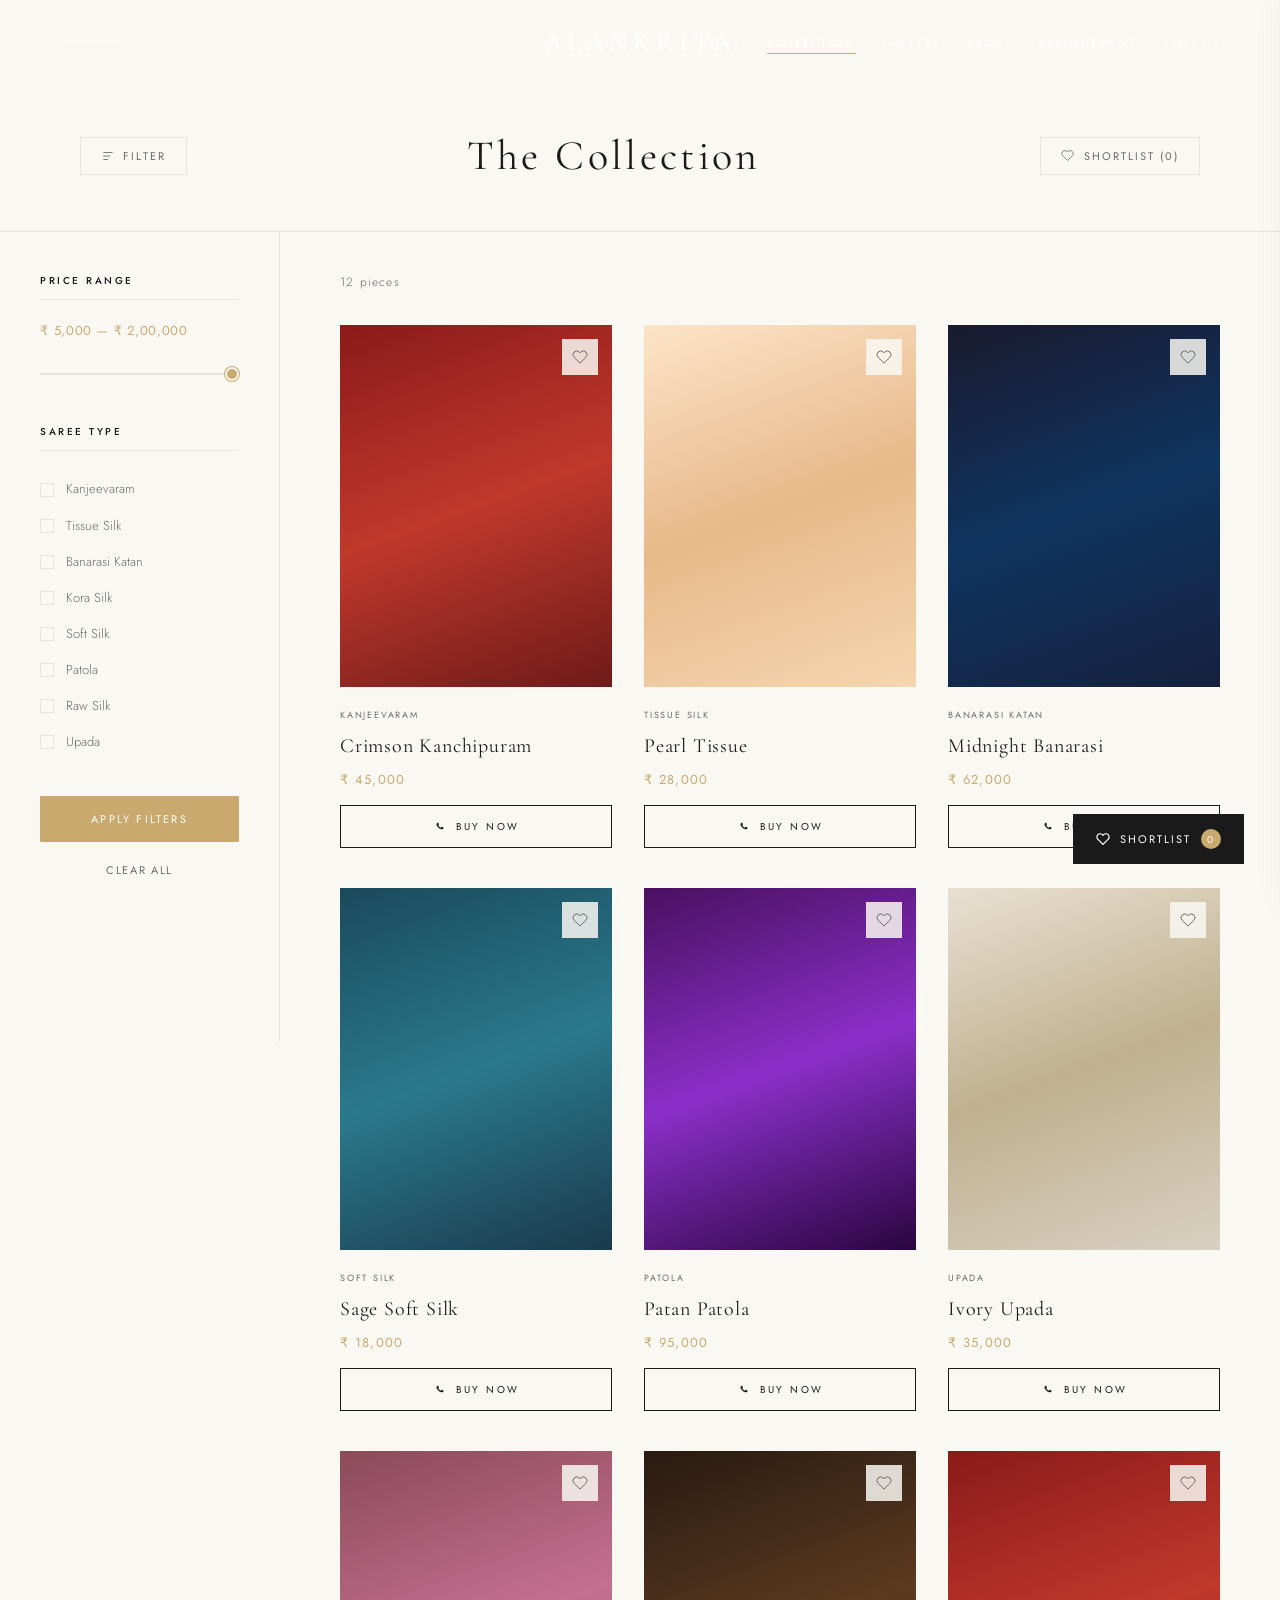
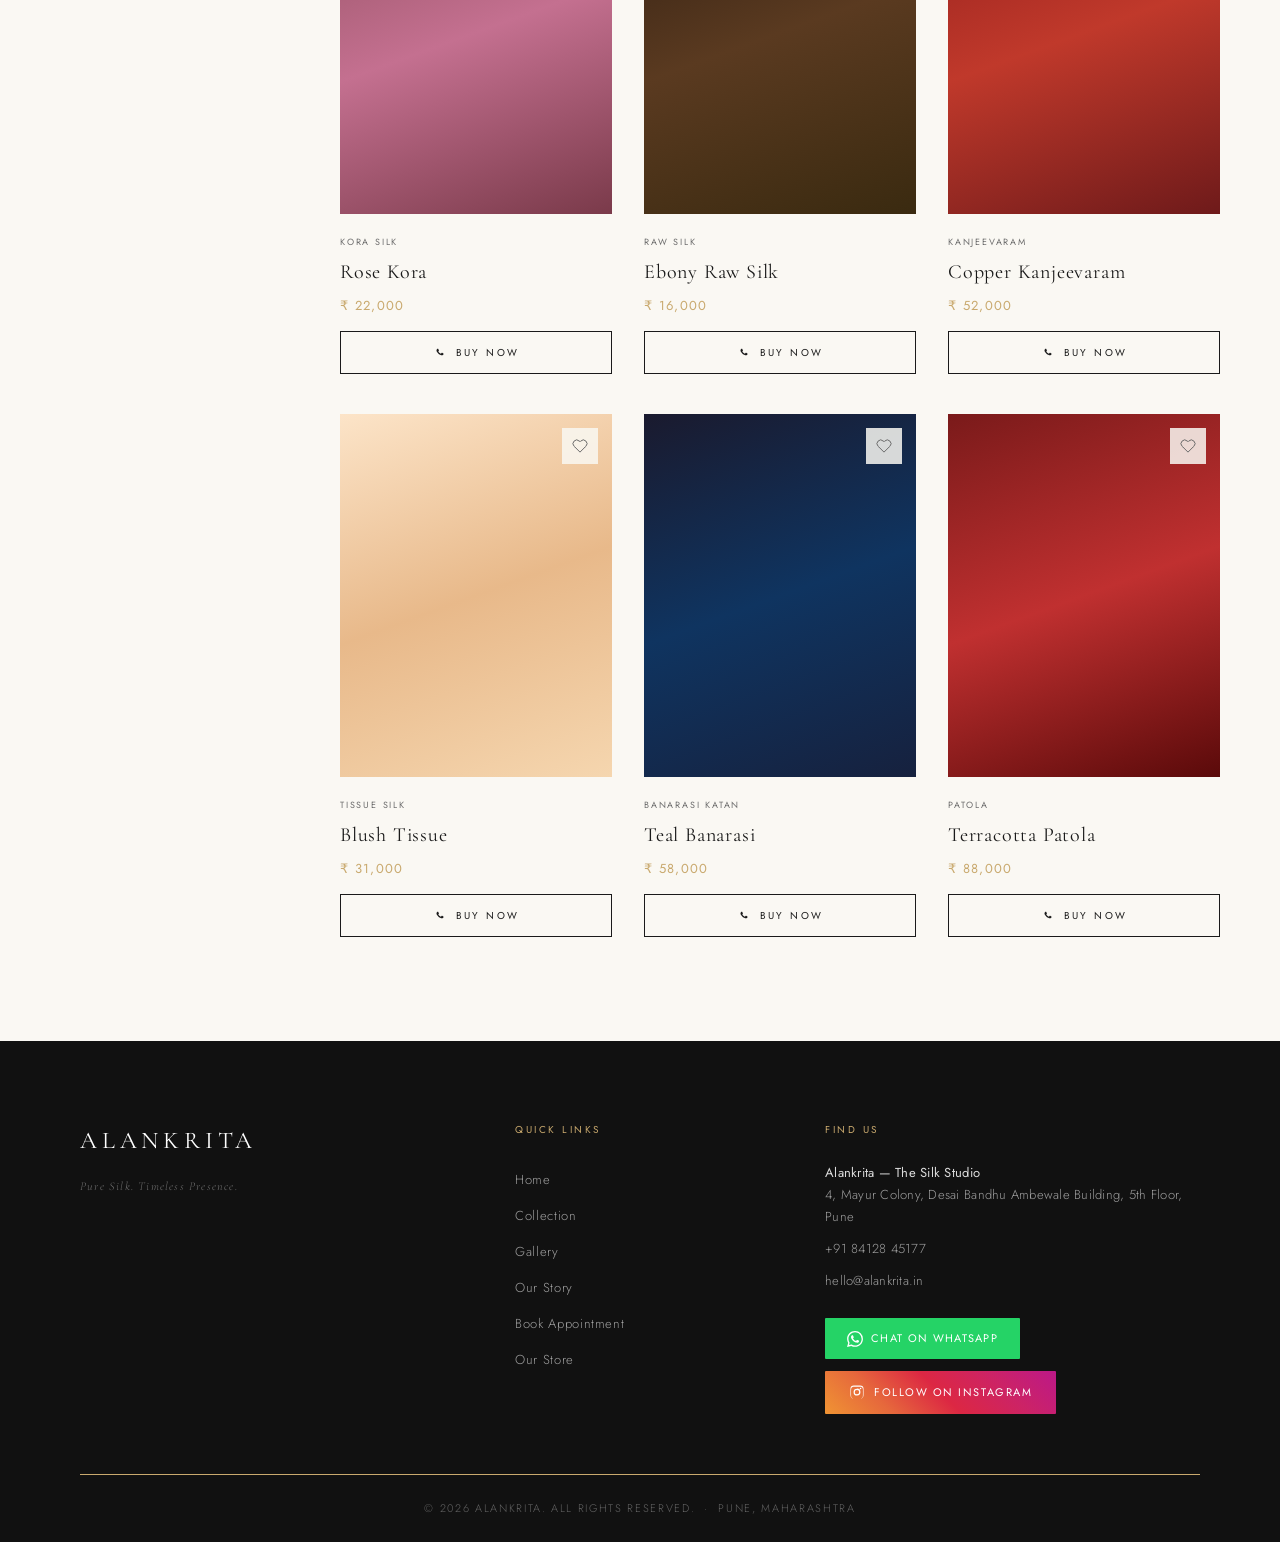
<file: collection.html>
<!DOCTYPE html>
<html lang="en">
<head>
  <meta charset="UTF-8" />
  <meta name="viewport" content="width=device-width, initial-scale=1.0" />
  <title>Collection — Alankrita</title>
  <meta name="description" content="Explore the full Alankrita silk saree collection — Kanjeevaram, Banarasi, Patola, Tissue Silk and more." />
  <link rel="preconnect" href="https://fonts.googleapis.com" />
  <link rel="preconnect" href="https://fonts.gstatic.com" crossorigin />
  <link rel="stylesheet" href="style.css" />
  <link rel="stylesheet" href="animations.css" />
</head>
<body>

  <!-- NAVBAR -->
  <nav class="navbar" id="navbar">
    <div class="nav-left">
      <div class="nav-left-line"></div>
    </div>
    <a href="index.html" class="nav-logo">Alankrita</a>
    <ul class="nav-links">
      <li><a href="index.html">Home</a></li>
      <li><a href="collection.html">Collection</a></li>
      <li><a href="gallery.html">Gallery</a></li>
      <li><a href="about.html">About</a></li>
      <li><a href="appointment.html">Appointment</a></li>
      <li><a href="store.html">Visit Us</a></li>
    </ul>
    <button class="nav-hamburger" id="hamburger" aria-label="Open menu">
      <span></span><span></span><span></span>
    </button>
  </nav>

  <nav class="nav-mobile-drawer" id="mobileDrawer">
    <a href="index.html">Home</a>
    <a href="collection.html">Collection</a>
    <a href="gallery.html">Gallery</a>
    <a href="about.html">Our Story</a>
    <a href="appointment.html">Book Appointment</a>
    <a href="store.html">Our Store</a>
  </nav>
  <div class="nav-overlay" id="navOverlay"></div>

  <!-- TOP BAR -->
  <div class="collection-topbar">
    <button class="filter-toggle-btn" id="filterToggle">
      <svg width="14" height="14" viewBox="0 0 24 24" fill="none" stroke="currentColor" stroke-width="1.5"><line x1="4" y1="6" x2="20" y2="6"/><line x1="4" y1="12" x2="16" y2="12"/><line x1="4" y1="18" x2="12" y2="18"/></svg>
      Filter
    </button>
    <h1 class="collection-title">The Collection</h1>
    <button class="shortlist-count-btn" id="shortlistCountBtn">
      <svg width="13" height="13" viewBox="0 0 24 24" fill="none" stroke="currentColor" stroke-width="1.5"><path d="M20.84 4.61a5.5 5.5 0 0 0-7.78 0L12 5.67l-1.06-1.06a5.5 5.5 0 0 0-7.78 7.78l1.06 1.06L12 21.23l7.78-7.78 1.06-1.06a5.5 5.5 0 0 0 0-7.78z"/></svg>
      <span id="shortlistCountDisplay">SHORTLIST (0)</span>
    </button>
  </div>

  <!-- COLLECTION LAYOUT -->
  <div class="collection-layout">

    <!-- FILTER SIDEBAR -->
    <aside class="filter-sidebar" id="filterSidebar">
      <!-- Price Range -->
      <div class="filter-group">
        <div class="filter-group-title">Price Range</div>
        <div class="price-range-display" id="priceDisplay">₹ 5,000 — ₹ 2,00,000</div>
        <input type="range" class="range-slider" id="priceRange" min="5000" max="200000" step="1000" value="200000" />
      </div>

      <!-- Saree Type -->
      <div class="filter-group">
        <div class="filter-group-title">Saree Type</div>
        <label class="filter-checkbox-item">
          <input type="checkbox" class="type-checkbox" value="Kanjeevaram" />
          <span class="filter-checkbox-label">Kanjeevaram</span>
        </label>
        <label class="filter-checkbox-item">
          <input type="checkbox" class="type-checkbox" value="Tissue Silk" />
          <span class="filter-checkbox-label">Tissue Silk</span>
        </label>
        <label class="filter-checkbox-item">
          <input type="checkbox" class="type-checkbox" value="Banarasi Katan" />
          <span class="filter-checkbox-label">Banarasi Katan</span>
        </label>
        <label class="filter-checkbox-item">
          <input type="checkbox" class="type-checkbox" value="Kora Silk" />
          <span class="filter-checkbox-label">Kora Silk</span>
        </label>
        <label class="filter-checkbox-item">
          <input type="checkbox" class="type-checkbox" value="Soft Silk" />
          <span class="filter-checkbox-label">Soft Silk</span>
        </label>
        <label class="filter-checkbox-item">
          <input type="checkbox" class="type-checkbox" value="Patola" />
          <span class="filter-checkbox-label">Patola</span>
        </label>
        <label class="filter-checkbox-item">
          <input type="checkbox" class="type-checkbox" value="Raw Silk" />
          <span class="filter-checkbox-label">Raw Silk</span>
        </label>
        <label class="filter-checkbox-item">
          <input type="checkbox" class="type-checkbox" value="Upada" />
          <span class="filter-checkbox-label">Upada</span>
        </label>
      </div>

      <button class="btn btn-gold btn-full" id="applyFilters" style="margin-bottom:12px;">Apply Filters</button>
      <button class="filter-clear" id="clearFilters">Clear All</button>
    </aside>

    <!-- PRODUCTS AREA -->
    <main class="products-area">
      <div class="products-count" id="productsCount">12 pieces</div>
      <div class="product-grid" id="productGrid">
        <!-- Rendered by collection.js -->
      </div>
    </main>
  </div>

  <!-- ============================================================
       PRODUCT MODAL
       ============================================================ -->
  <div class="modal-overlay" id="modalOverlay" role="dialog" aria-modal="true">
    <div class="modal-inner">
      <button class="modal-close" id="modalClose" aria-label="Close">×</button>

      <!-- Images -->
      <div class="modal-images">
        <div class="modal-main-image img-placeholder" id="modalMainImage"></div>
        <div class="modal-thumbs">
          <div class="modal-thumb img-placeholder"></div>
          <div class="modal-thumb img-placeholder-ivory"></div>
          <div class="modal-thumb img-placeholder-dark"></div>
        </div>
      </div>

      <!-- Details -->
      <div class="modal-details">
        <div class="modal-type" id="modalType"></div>
        <h2 class="modal-name" id="modalName"></h2>
        <div class="modal-price" id="modalPrice"></div>
        <div class="modal-meta" id="modalMeta"></div>
        <p class="modal-desc" id="modalDesc"></p>
        <div class="modal-actions">
          <button class="btn-whatsapp-buy" id="modalWhatsappBtn">
            <svg viewBox="0 0 24 24"><path d="M17.472 14.382c-.297-.149-1.758-.867-2.03-.967-.273-.099-.471-.148-.67.15-.197.297-.767.966-.94 1.164-.173.199-.347.223-.644.075-.297-.15-1.255-.463-2.39-1.475-.883-.788-1.48-1.761-1.653-2.059-.173-.297-.018-.458.13-.606.134-.133.298-.347.446-.52.149-.174.198-.298.298-.497.099-.198.05-.371-.025-.52-.075-.149-.669-1.612-.916-2.207-.242-.579-.487-.5-.669-.51-.173-.008-.371-.01-.57-.01-.198 0-.52.074-.792.372-.272.297-1.04 1.016-1.04 2.479 0 1.462 1.065 2.875 1.213 3.074.149.198 2.096 3.2 5.077 4.487.709.306 1.262.489 1.694.625.712.227 1.36.195 1.871.118.571-.085 1.758-.719 2.006-1.413.248-.694.248-1.289.173-1.413-.074-.124-.272-.198-.57-.347z"/></svg>
            Buy Now on WhatsApp
          </button>
          <button class="btn btn-outline-gold" id="modalShortlistBtn">Add to Shortlist</button>
        </div>
      </div>
    </div>
  </div>

  <!-- ============================================================
       SHORTLIST DRAWER
       ============================================================ -->
  <div class="shortlist-overlay" id="shortlistOverlay"></div>

  <div class="shortlist-drawer" id="shortlistDrawer">
    <button class="shortlist-drawer-close" id="shortlistDrawerClose" aria-label="Close shortlist">×</button>
    <h2 class="shortlist-drawer-title">Your Shortlist</h2>
    <div class="shortlist-items" id="shortlistItems">
      <div class="shortlist-empty">Your shortlist is empty.<br>Heart a saree to save it here.</div>
    </div>
    <button class="btn btn-dark btn-full" id="bulkWhatsappBtn" style="margin-top:auto;">
      Enquire All on WhatsApp
    </button>
  </div>

  <!-- SHORTLIST FAB -->
  <button class="shortlist-fab" id="shortlistFab" aria-label="View shortlist">
    <svg width="14" height="14" viewBox="0 0 24 24" fill="none" stroke="currentColor" stroke-width="2"><path d="M20.84 4.61a5.5 5.5 0 0 0-7.78 0L12 5.67l-1.06-1.06a5.5 5.5 0 0 0-7.78 7.78l1.06 1.06L12 21.23l7.78-7.78 1.06-1.06a5.5 5.5 0 0 0 0-7.78z"/></svg>
    Shortlist
    <span class="shortlist-fab-count" id="fabCount">0</span>
  </button>

  <!-- FOOTER -->
  <footer class="footer">
    <div class="footer-grid">
      <div>
        <div class="footer-logo">Alankrita</div>
        <div class="footer-tagline">Pure Silk. Timeless Presence.</div>
      </div>
      <div>
        <div class="footer-col-title">Quick Links</div>
        <ul class="footer-links">
          <li><a href="index.html">Home</a></li>
          <li><a href="collection.html">Collection</a></li>
          <li><a href="gallery.html">Gallery</a></li>
          <li><a href="about.html">Our Story</a></li>
          <li><a href="appointment.html">Book Appointment</a></li>
          <li><a href="store.html">Our Store</a></li>
        </ul>
      </div>
      <div>
        <div class="footer-col-title">Find Us</div>
        <p class="footer-contact-item">
          <strong>Alankrita — The Silk Studio</strong><br>
          4, Mayur Colony, Desai Bandhu Ambewale Building, 5th Floor, Pune
        </p>
        <p class="footer-contact-item">+91 84128 45177</p>
        <p class="footer-contact-item">hello@alankrita.in</p>
        <a class="btn-whatsapp" href="https://wa.me/918412845177?text=Hi%2C%20I'm%20interested%20in%20your%20saree%20collection" target="_blank" rel="noopener">
          <svg viewBox="0 0 24 24"><path d="M17.472 14.382c-.297-.149-1.758-.867-2.03-.967-.273-.099-.471-.148-.67.15-.197.297-.767.966-.94 1.164-.173.199-.347.223-.644.075-.297-.15-1.255-.463-2.39-1.475-.883-.788-1.48-1.761-1.653-2.059-.173-.297-.018-.458.13-.606.134-.133.298-.347.446-.52.149-.174.198-.298.298-.497.099-.198.05-.371-.025-.52-.075-.149-.669-1.612-.916-2.207-.242-.579-.487-.5-.669-.51-.173-.008-.371-.01-.57-.01-.198 0-.52.074-.792.372-.272.297-1.04 1.016-1.04 2.479 0 1.462 1.065 2.875 1.213 3.074.149.198 2.096 3.2 5.077 4.487.709.306 1.262.489 1.694.625.712.227 1.36.195 1.871.118.571-.085 1.758-.719 2.006-1.413.248-.694.248-1.289.173-1.413-.074-.124-.272-.198-.57-.347m-5.421 7.403h-.004a9.87 9.87 0 01-5.031-1.378l-.361-.214-3.741.982.998-3.648-.235-.374a9.86 9.86 0 01-1.51-5.26c.001-5.45 4.436-9.884 9.888-9.884 2.64 0 5.122 1.03 6.988 2.898a9.825 9.825 0 012.893 6.994c-.003 5.45-4.437 9.884-9.885 9.884m8.413-18.297A11.815 11.815 0 0012.05 0C5.495 0 .16 5.335.157 11.892c0 2.096.547 4.142 1.588 5.945L.057 24l6.305-1.654a11.882 11.882 0 005.683 1.448h.005c6.554 0 11.89-5.335 11.893-11.893a11.821 11.821 0 00-3.48-8.413Z"/></svg>
          Chat on WhatsApp
        </a>
        <a class="btn-instagram" href="https://www.instagram.com/alankritasaree?igsh=ejkxY3gwem9jM3Mz" target="_blank" rel="noopener" style="margin-top:12px;">
          <svg viewBox="0 0 24 24"><path d="M12 2.163c3.204 0 3.584.012 4.85.07 1.366.062 2.633.336 3.608 1.311.975.975 1.249 2.242 1.311 3.608.058 1.266.07 1.646.07 4.85s-.012 3.584-.07 4.85c-.062 1.366-.336 2.633-1.311 3.608-.975.975-2.242 1.249-3.608 1.311-1.266.058-1.646.07-4.85.07s-3.584-.012-4.85-.07c-1.366-.062-2.633-.336-3.608-1.311-.975-.975-1.249-2.242-1.311-3.608-.058-1.266-.07-1.646-.07-4.85s.012-3.584.07-4.85c.062-1.366.336-2.633 1.311-3.608.975-.975 2.242-1.249 3.608-1.311 1.266-.058 1.646-.07 4.85-.07zm0 1.802c-3.146 0-3.519.012-4.76.069-.975.045-1.504.207-1.857.344-.467.182-.8.398-1.15.748-.35.35-.566.683-.748 1.15-.137.353-.299.882-.344 1.857-.057 1.241-.069 1.614-.069 4.76s.012 3.519.069 4.76c.045.975.207 1.504.344 1.857.182.466.399.8.748 1.15.35.35.683.566 1.15.748.353.137.882.299 1.857.344 1.241.057 1.614.069 4.76.069s3.519-.012 4.76-.069c.975-.045 1.504-.207 1.857-.344.466-.182.8-.398 1.15-.748.35-.35.566-.683.748-1.15.137-.353.299-.882.344-1.857.057-1.241.069-1.614.069-4.76s-.012-3.519-.069-4.76c-.045-.975-.207-1.504-.344-1.857-.182-.467-.398-.8-.748-1.15-.35-.35-.683-.566-1.15-.748-.353-.137-.882-.299-1.857-.344-1.241-.057-1.614-.069-4.76-.069zm0 3.063A5.135 5.135 0 1 0 17.135 12 5.135 5.135 0 0 0 12 6.865zm0 8.468A3.333 3.333 0 1 1 15.333 12 3.333 3.333 0 0 1 12 15.333zm6.538-8.671a1.2 1.2 0 1 1-1.2-1.2 1.2 1.2 0 0 1 1.2 1.2z"/></svg>
          Follow on Instagram
        </a>
      </div>
    </div>
    <div class="footer-bottom">
      <p>© 2026 Alankrita. All rights reserved. &nbsp;·&nbsp; Pune, Maharashtra</p>
    </div>
  </footer>

  <script src="main.js"></script>
  <script src="collection.js"></script>
</body>
</html>
</file>
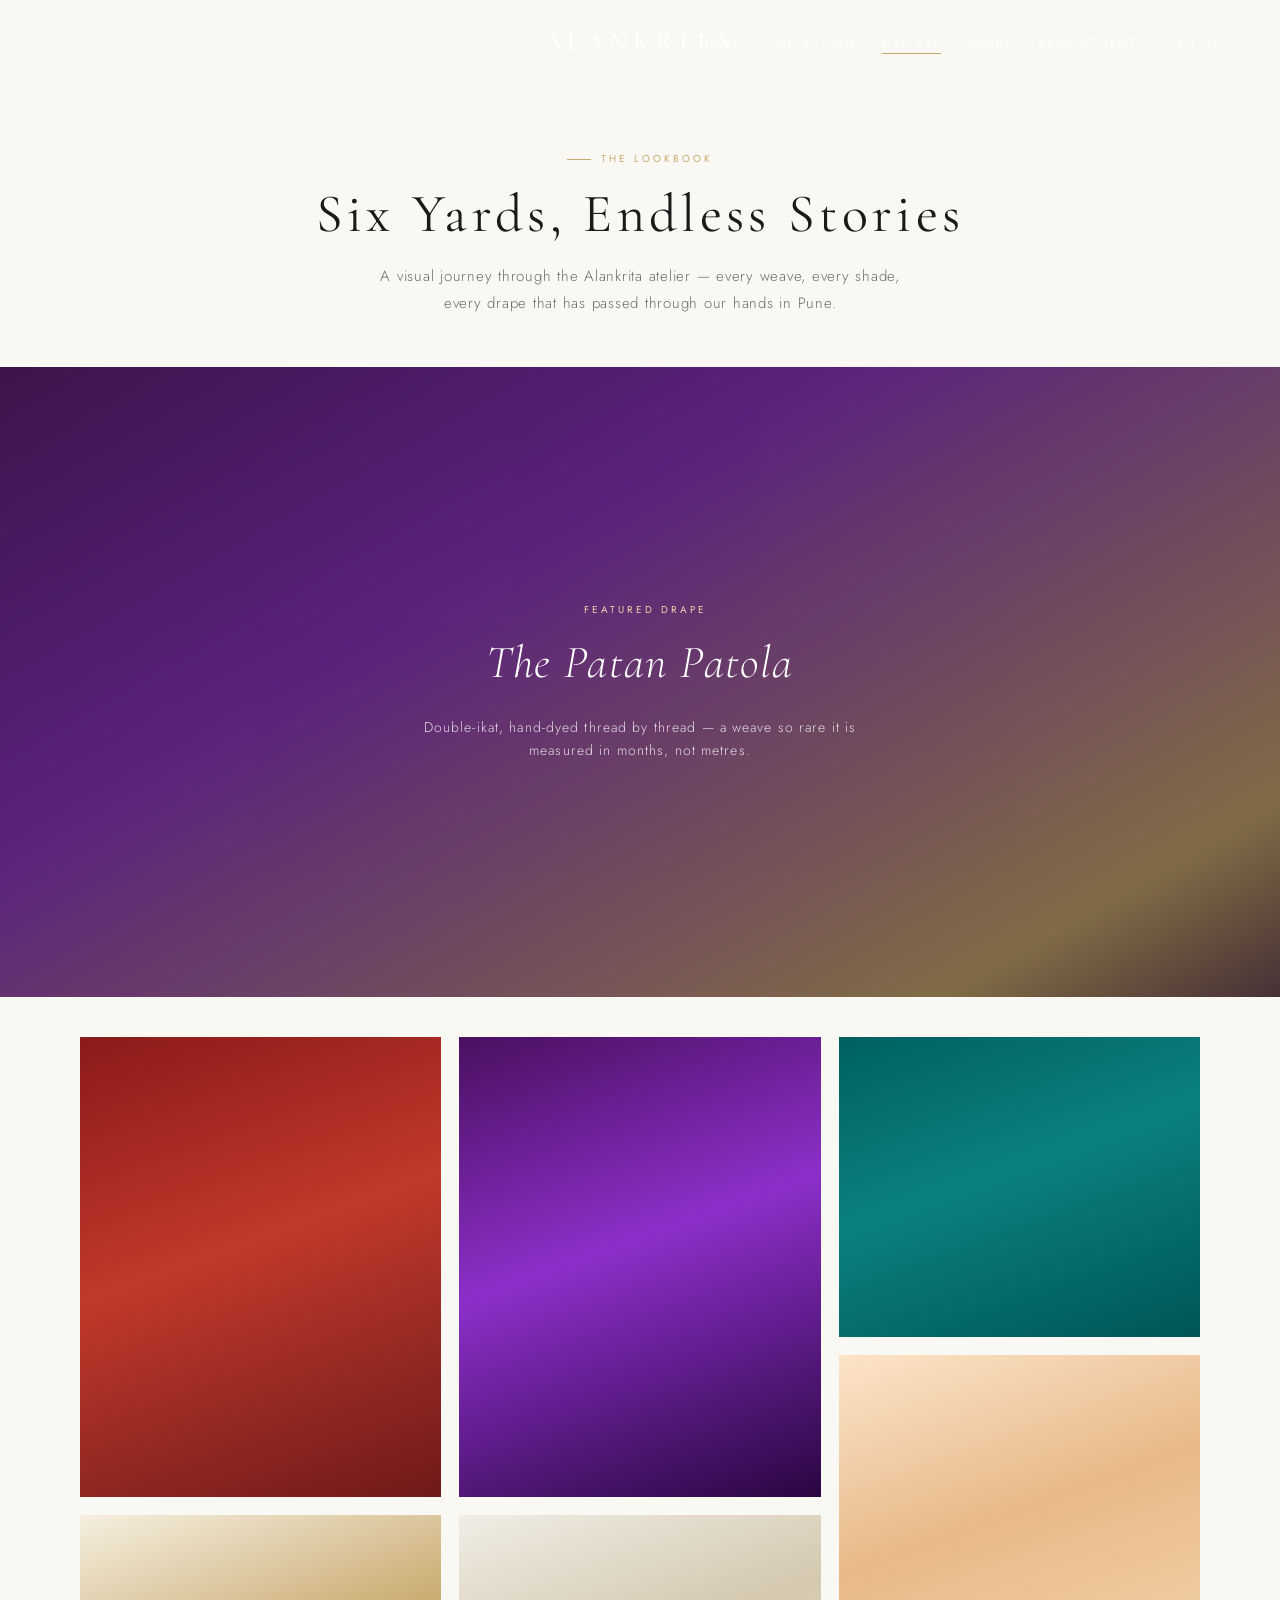
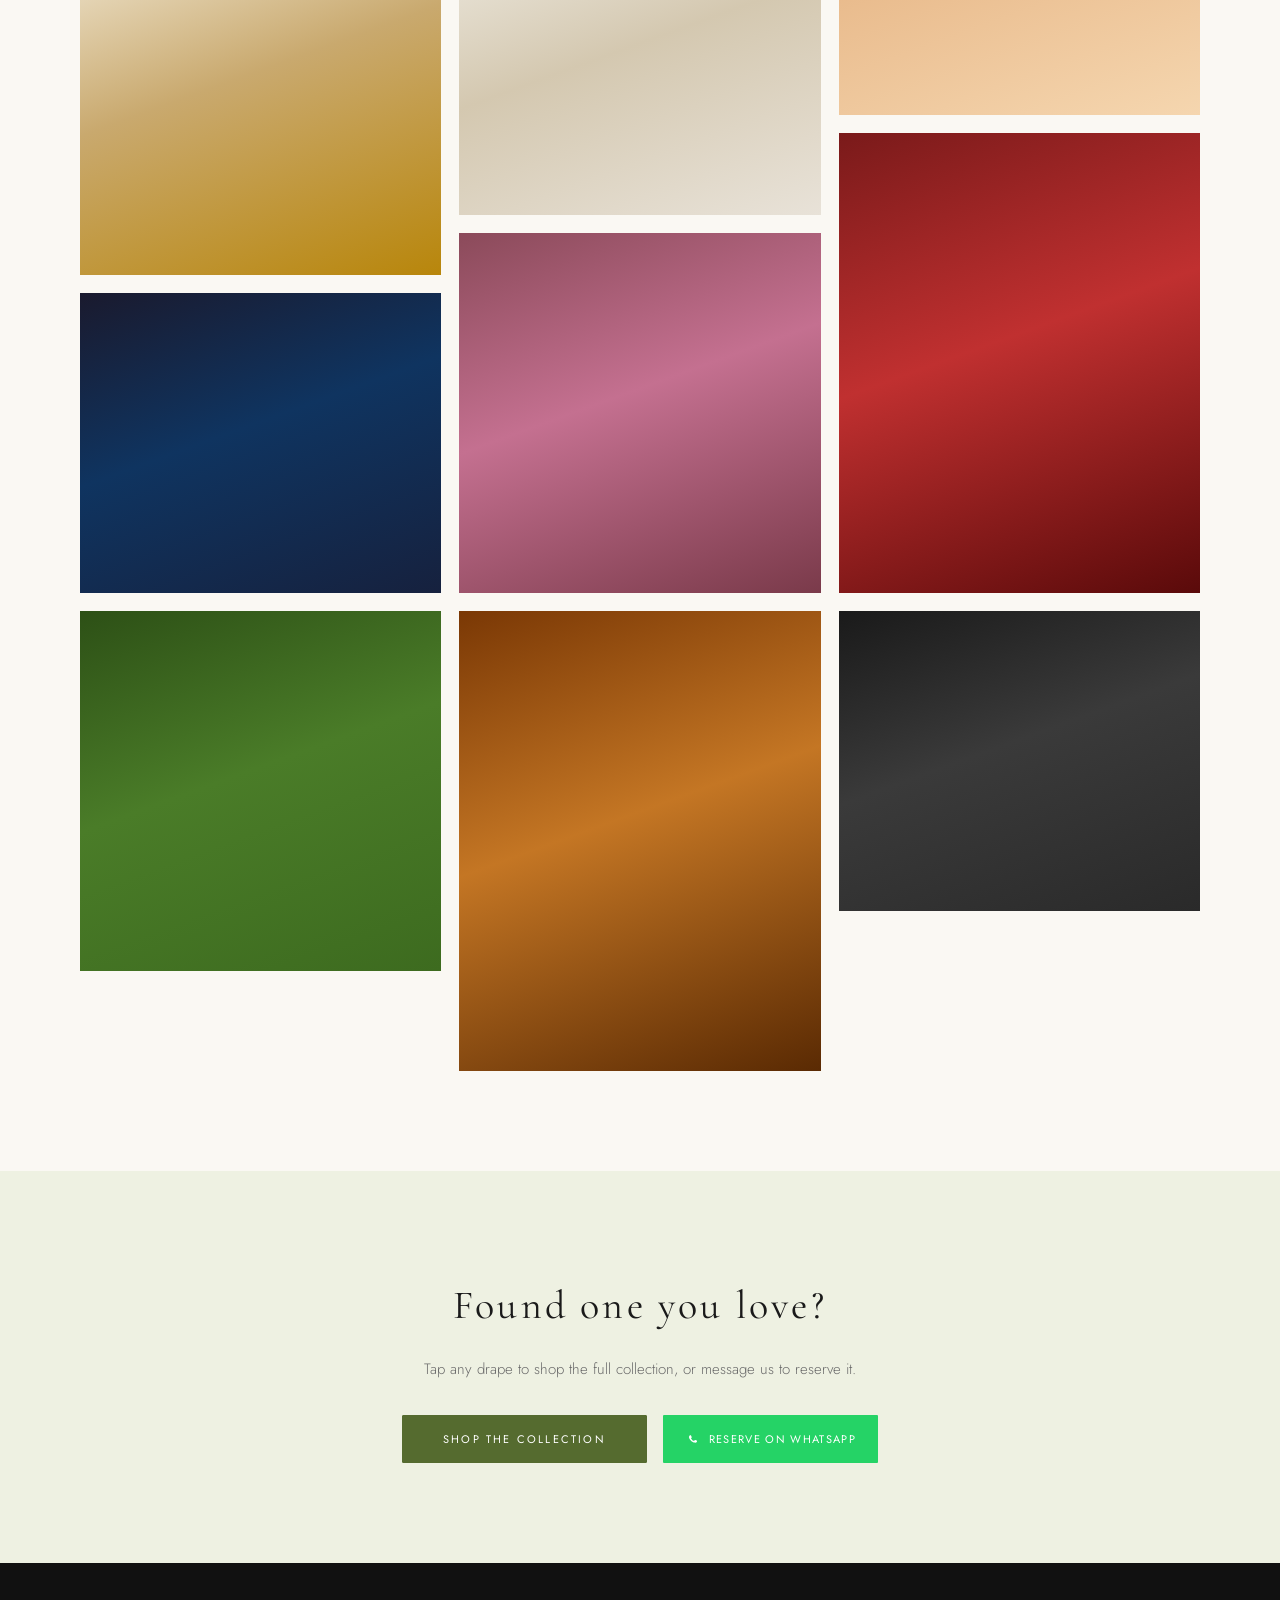
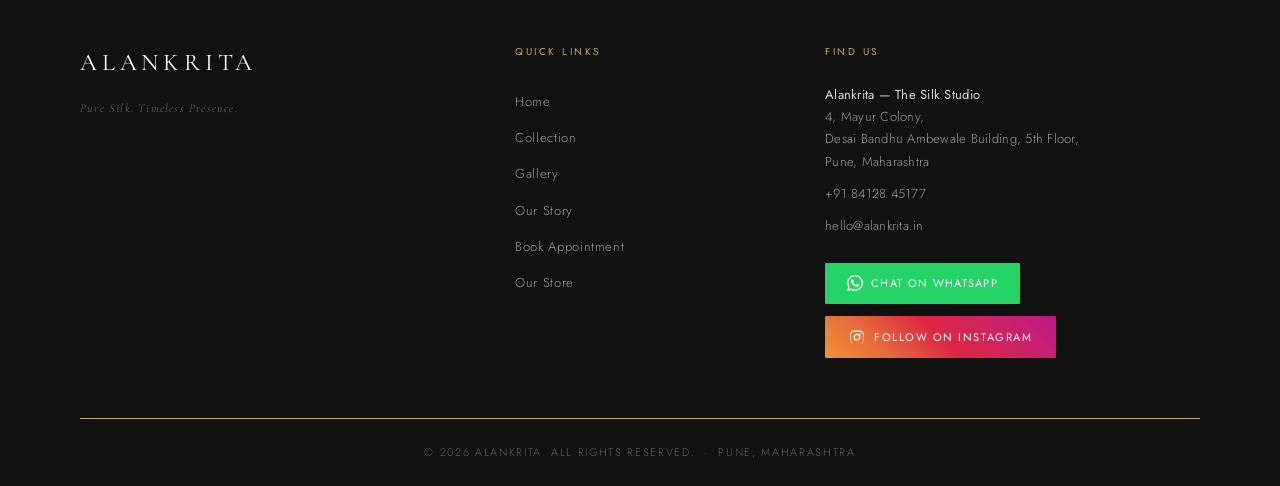
<file: gallery.html>
<!DOCTYPE html>
<html lang="en">
<head>
  <meta charset="UTF-8" />
  <meta name="viewport" content="width=device-width, initial-scale=1.0" />
  <title>Gallery — The Alankrita Lookbook</title>
  <meta name="description" content="The Alankrita lookbook — a visual journey through handwoven Kanjeevaram, Banarasi, Patola and tissue silk sarees." />
  <link rel="preconnect" href="https://fonts.googleapis.com" />
  <link rel="preconnect" href="https://fonts.gstatic.com" crossorigin />
  <link rel="stylesheet" href="style.css" />
  <link rel="stylesheet" href="animations.css" />
</head>
<body>

  <!-- NAVBAR -->
  <nav class="navbar" id="navbar">
    <div class="nav-left">
      <div class="nav-left-line"></div>
    </div>
    <a href="index.html" class="nav-logo">Alankrita</a>
    <ul class="nav-links">
      <li><a href="index.html">Home</a></li>
      <li><a href="collection.html">Collection</a></li>
      <li><a href="gallery.html">Gallery</a></li>
      <li><a href="about.html">About</a></li>
      <li><a href="appointment.html">Appointment</a></li>
      <li><a href="store.html">Visit Us</a></li>
    </ul>
    <button class="nav-hamburger" id="hamburger" aria-label="Open menu">
      <span></span><span></span><span></span>
    </button>
  </nav>

  <nav class="nav-mobile-drawer" id="mobileDrawer">
    <a href="index.html">Home</a>
    <a href="collection.html">Collection</a>
    <a href="gallery.html">Gallery</a>
    <a href="about.html">Our Story</a>
    <a href="appointment.html">Book Appointment</a>
    <a href="store.html">Our Store</a>
  </nav>
  <div class="nav-overlay" id="navOverlay"></div>

  <!-- ============================================================
       GALLERY INTRO
       ============================================================ -->
  <section class="gallery-intro">
    <span class="gold-label reveal" style="text-align:center;">The Lookbook</span>
    <h1 class="reveal reveal-delay-1">Six Yards, Endless Stories</h1>
    <p class="reveal reveal-delay-2">A visual journey through the Alankrita atelier — every weave, every shade, every drape that has passed through our hands in Pune.</p>
  </section>

  <!-- ============================================================
       ZOOM PARALLAX FEATURE
       ============================================================ -->
  <section class="zoom-parallax" style="height:70vh;">
    <div class="zoom-parallax-img" data-zoom="0.30" style="background:linear-gradient(150deg,#4a1060 0%,#8B2FC9 38%,#C9A96E 80%,#2a0640 100%);"></div>
    <div class="zoom-parallax-overlay">
      <span class="gold-label" style="text-align:center;">Featured Drape</span>
      <p class="zoom-parallax-quote">The Patan Patola</p>
      <p class="zoom-parallax-sub">Double-ikat, hand-dyed thread by thread — a weave so rare it is measured in months, not metres.</p>
    </div>
  </section>

  <!-- ============================================================
       MASONRY GALLERY
       ============================================================ -->
  <section class="gallery-masonry">
    <a href="collection.html" class="gallery-item g-tall reveal">
      <div style="background:linear-gradient(160deg,#8B1A1A 0%,#C0392B 45%,#6E1A1A 100%);"></div>
      <div class="gallery-item-cap"><span class="g-type">Kanjeevaram</span><span class="g-name">Crimson Kanchipuram</span></div>
    </a>
    <a href="collection.html" class="gallery-item g-mid reveal reveal-delay-1">
      <div style="background:linear-gradient(160deg,#F5EFE0 0%,#C9A96E 45%,#B8860B 100%);"></div>
      <div class="gallery-item-cap"><span class="g-type">Tissue Silk</span><span class="g-name">Pearl Tissue</span></div>
    </a>
    <a href="collection.html" class="gallery-item g-short reveal reveal-delay-2">
      <div style="background:linear-gradient(160deg,#1A1A2E 0%,#0F3460 45%,#16213E 100%);"></div>
      <div class="gallery-item-cap"><span class="g-type">Banarasi Katan</span><span class="g-name">Midnight Banarasi</span></div>
    </a>
    <a href="collection.html" class="gallery-item g-mid reveal">
      <div style="background:linear-gradient(160deg,#2D5016 0%,#4A7C28 45%,#3D6B1F 100%);"></div>
      <div class="gallery-item-cap"><span class="g-type">Soft Silk</span><span class="g-name">Sage Soft Silk</span></div>
    </a>
    <a href="collection.html" class="gallery-item g-tall reveal reveal-delay-1">
      <div style="background:linear-gradient(160deg,#4a1060 0%,#8B2FC9 45%,#2a0640 100%);"></div>
      <div class="gallery-item-cap"><span class="g-type">Patola</span><span class="g-name">Patan Patola</span></div>
    </a>
    <a href="collection.html" class="gallery-item g-short reveal reveal-delay-2">
      <div style="background:linear-gradient(160deg,#F0EDE5 0%,#D4C8B0 45%,#E8E2D8 100%);"></div>
      <div class="gallery-item-cap"><span class="g-type">Upada</span><span class="g-name">Ivory Upada</span></div>
    </a>
    <a href="collection.html" class="gallery-item g-mid reveal">
      <div style="background:linear-gradient(160deg,#8B4a5a 0%,#C47090 45%,#7a3a4a 100%);"></div>
      <div class="gallery-item-cap"><span class="g-type">Kora Silk</span><span class="g-name">Rose Kora</span></div>
    </a>
    <a href="collection.html" class="gallery-item g-tall reveal reveal-delay-1">
      <div style="background:linear-gradient(160deg,#7a3805 0%,#C47624 45%,#5a2a03 100%);"></div>
      <div class="gallery-item-cap"><span class="g-type">Kanjeevaram</span><span class="g-name">Copper Kanjeevaram</span></div>
    </a>
    <a href="collection.html" class="gallery-item g-short reveal reveal-delay-2">
      <div style="background:linear-gradient(160deg,#006060 0%,#0a8080 45%,#005555 100%);"></div>
      <div class="gallery-item-cap"><span class="g-type">Banarasi Katan</span><span class="g-name">Teal Banarasi</span></div>
    </a>
    <a href="collection.html" class="gallery-item g-mid reveal">
      <div style="background:linear-gradient(160deg,#fce4c8 0%,#e8b98a 45%,#f5d6af 100%);"></div>
      <div class="gallery-item-cap"><span class="g-type">Tissue Silk</span><span class="g-name">Blush Tissue</span></div>
    </a>
    <a href="collection.html" class="gallery-item g-tall reveal reveal-delay-1">
      <div style="background:linear-gradient(160deg,#7a1a1a 0%,#c03030 45%,#5a0a0a 100%);"></div>
      <div class="gallery-item-cap"><span class="g-type">Patola</span><span class="g-name">Terracotta Patola</span></div>
    </a>
    <a href="collection.html" class="gallery-item g-short reveal reveal-delay-2">
      <div style="background:linear-gradient(160deg,#1a1a1a 0%,#3a3a3a 45%,#2a2a2a 100%);"></div>
      <div class="gallery-item-cap"><span class="g-type">Raw Silk</span><span class="g-name">Ebony Raw Silk</span></div>
    </a>
  </section>

  <!-- ============================================================
       CONTACT CTA
       ============================================================ -->
  <section class="contact-cta">
    <h2 class="reveal">Found one you love?</h2>
    <p class="reveal reveal-delay-1">Tap any drape to shop the full collection, or message us to reserve it.</p>
    <div class="contact-cta-row reveal reveal-delay-2">
      <a href="collection.html" class="btn btn-olive">Shop the Collection</a>
      <a class="btn-whatsapp" href="https://wa.me/918412845177?text=Hi%20Alankrita%2C%20I%20saw%20a%20saree%20in%20your%20gallery%20I%20love" target="_blank" rel="noopener" style="margin-top:0;">
        <svg viewBox="0 0 24 24"><path d="M17.472 14.382c-.297-.149-1.758-.867-2.03-.967-.273-.099-.471-.148-.67.15-.197.297-.767.966-.94 1.164-.173.199-.347.223-.644.075-.297-.15-1.255-.463-2.39-1.475-.883-.788-1.48-1.761-1.653-2.059-.173-.297-.018-.458.13-.606.134-.133.298-.347.446-.52.149-.174.198-.298.298-.497.099-.198.05-.371-.025-.52-.075-.149-.669-1.612-.916-2.207-.242-.579-.487-.5-.669-.51-.173-.008-.371-.01-.57-.01-.198 0-.52.074-.792.372-.272.297-1.04 1.016-1.04 2.479 0 1.462 1.065 2.875 1.213 3.074.149.198 2.096 3.2 5.077 4.487.709.306 1.262.489 1.694.625.712.227 1.36.195 1.871.118.571-.085 1.758-.719 2.006-1.413.248-.694.248-1.289.173-1.413-.074-.124-.272-.198-.57-.347z"/></svg>
        Reserve on WhatsApp
      </a>
    </div>
  </section>

  <!-- FOOTER -->
  <footer class="footer">
    <div class="footer-grid">
      <div>
        <div class="footer-logo">Alankrita</div>
        <div class="footer-tagline">Pure Silk. Timeless Presence.</div>
      </div>
      <div>
        <div class="footer-col-title">Quick Links</div>
        <ul class="footer-links">
          <li><a href="index.html">Home</a></li>
          <li><a href="collection.html">Collection</a></li>
          <li><a href="gallery.html">Gallery</a></li>
          <li><a href="about.html">Our Story</a></li>
          <li><a href="appointment.html">Book Appointment</a></li>
          <li><a href="store.html">Our Store</a></li>
        </ul>
      </div>
      <div>
        <div class="footer-col-title">Find Us</div>
        <p class="footer-contact-item">
          <strong>Alankrita — The Silk Studio</strong><br>
          4, Mayur Colony,<br>
          Desai Bandhu Ambewale Building, 5th Floor,<br>
          Pune, Maharashtra
        </p>
        <p class="footer-contact-item">+91 84128 45177</p>
        <p class="footer-contact-item">hello@alankrita.in</p>
        <a class="btn-whatsapp" href="https://wa.me/918412845177?text=Hi%2C%20I'm%20interested%20in%20your%20saree%20collection" target="_blank" rel="noopener">
          <svg viewBox="0 0 24 24"><path d="M17.472 14.382c-.297-.149-1.758-.867-2.03-.967-.273-.099-.471-.148-.67.15-.197.297-.767.966-.94 1.164-.173.199-.347.223-.644.075-.297-.15-1.255-.463-2.39-1.475-.883-.788-1.48-1.761-1.653-2.059-.173-.297-.018-.458.13-.606.134-.133.298-.347.446-.52.149-.174.198-.298.298-.497.099-.198.05-.371-.025-.52-.075-.149-.669-1.612-.916-2.207-.242-.579-.487-.5-.669-.51-.173-.008-.371-.01-.57-.01-.198 0-.52.074-.792.372-.272.297-1.04 1.016-1.04 2.479 0 1.462 1.065 2.875 1.213 3.074.149.198 2.096 3.2 5.077 4.487.709.306 1.262.489 1.694.625.712.227 1.36.195 1.871.118.571-.085 1.758-.719 2.006-1.413.248-.694.248-1.289.173-1.413-.074-.124-.272-.198-.57-.347m-5.421 7.403h-.004a9.87 9.87 0 01-5.031-1.378l-.361-.214-3.741.982.998-3.648-.235-.374a9.86 9.86 0 01-1.51-5.26c.001-5.45 4.436-9.884 9.888-9.884 2.64 0 5.122 1.03 6.988 2.898a9.825 9.825 0 012.893 6.994c-.003 5.45-4.437 9.884-9.885 9.884m8.413-18.297A11.815 11.815 0 0012.05 0C5.495 0 .16 5.335.157 11.892c0 2.096.547 4.142 1.588 5.945L.057 24l6.305-1.654a11.882 11.882 0 005.683 1.448h.005c6.554 0 11.89-5.335 11.893-11.893a11.821 11.821 0 00-3.48-8.413Z"/></svg>
          Chat on WhatsApp
        </a>
        <a class="btn-instagram" href="https://www.instagram.com/alankritasaree?igsh=ejkxY3gwem9jM3Mz" target="_blank" rel="noopener" style="margin-top:12px;">
          <svg viewBox="0 0 24 24"><path d="M12 2.163c3.204 0 3.584.012 4.85.07 1.366.062 2.633.336 3.608 1.311.975.975 1.249 2.242 1.311 3.608.058 1.266.07 1.646.07 4.85s-.012 3.584-.07 4.85c-.062 1.366-.336 2.633-1.311 3.608-.975.975-2.242 1.249-3.608 1.311-1.266.058-1.646.07-4.85.07s-3.584-.012-4.85-.07c-1.366-.062-2.633-.336-3.608-1.311-.975-.975-1.249-2.242-1.311-3.608-.058-1.266-.07-1.646-.07-4.85s.012-3.584.07-4.85c.062-1.366.336-2.633 1.311-3.608.975-.975 2.242-1.249 3.608-1.311 1.266-.058 1.646-.07 4.85-.07zm0 1.802c-3.146 0-3.519.012-4.76.069-.975.045-1.504.207-1.857.344-.467.182-.8.398-1.15.748-.35.35-.566.683-.748 1.15-.137.353-.299.882-.344 1.857-.057 1.241-.069 1.614-.069 4.76s.012 3.519.069 4.76c.045.975.207 1.504.344 1.857.182.466.399.8.748 1.15.35.35.683.566 1.15.748.353.137.882.299 1.857.344 1.241.057 1.614.069 4.76.069s3.519-.012 4.76-.069c.975-.045 1.504-.207 1.857-.344.466-.182.8-.398 1.15-.748.35-.35.566-.683.748-1.15.137-.353.299-.882.344-1.857.057-1.241.069-1.614.069-4.76s-.012-3.519-.069-4.76c-.045-.975-.207-1.504-.344-1.857-.182-.467-.398-.8-.748-1.15-.35-.35-.683-.566-1.15-.748-.353-.137-.882-.299-1.857-.344-1.241-.057-1.614-.069-4.76-.069zm0 3.063A5.135 5.135 0 1 0 17.135 12 5.135 5.135 0 0 0 12 6.865zm0 8.468A3.333 3.333 0 1 1 15.333 12 3.333 3.333 0 0 1 12 15.333zm6.538-8.671a1.2 1.2 0 1 1-1.2-1.2 1.2 1.2 0 0 1 1.2 1.2z"/></svg>
          Follow on Instagram
        </a>
      </div>
    </div>
    <div class="footer-bottom">
      <p>© 2026 Alankrita. All rights reserved. &nbsp;·&nbsp; Pune, Maharashtra</p>
    </div>
  </footer>

  <script src="main.js"></script>
</body>
</html>
</file>
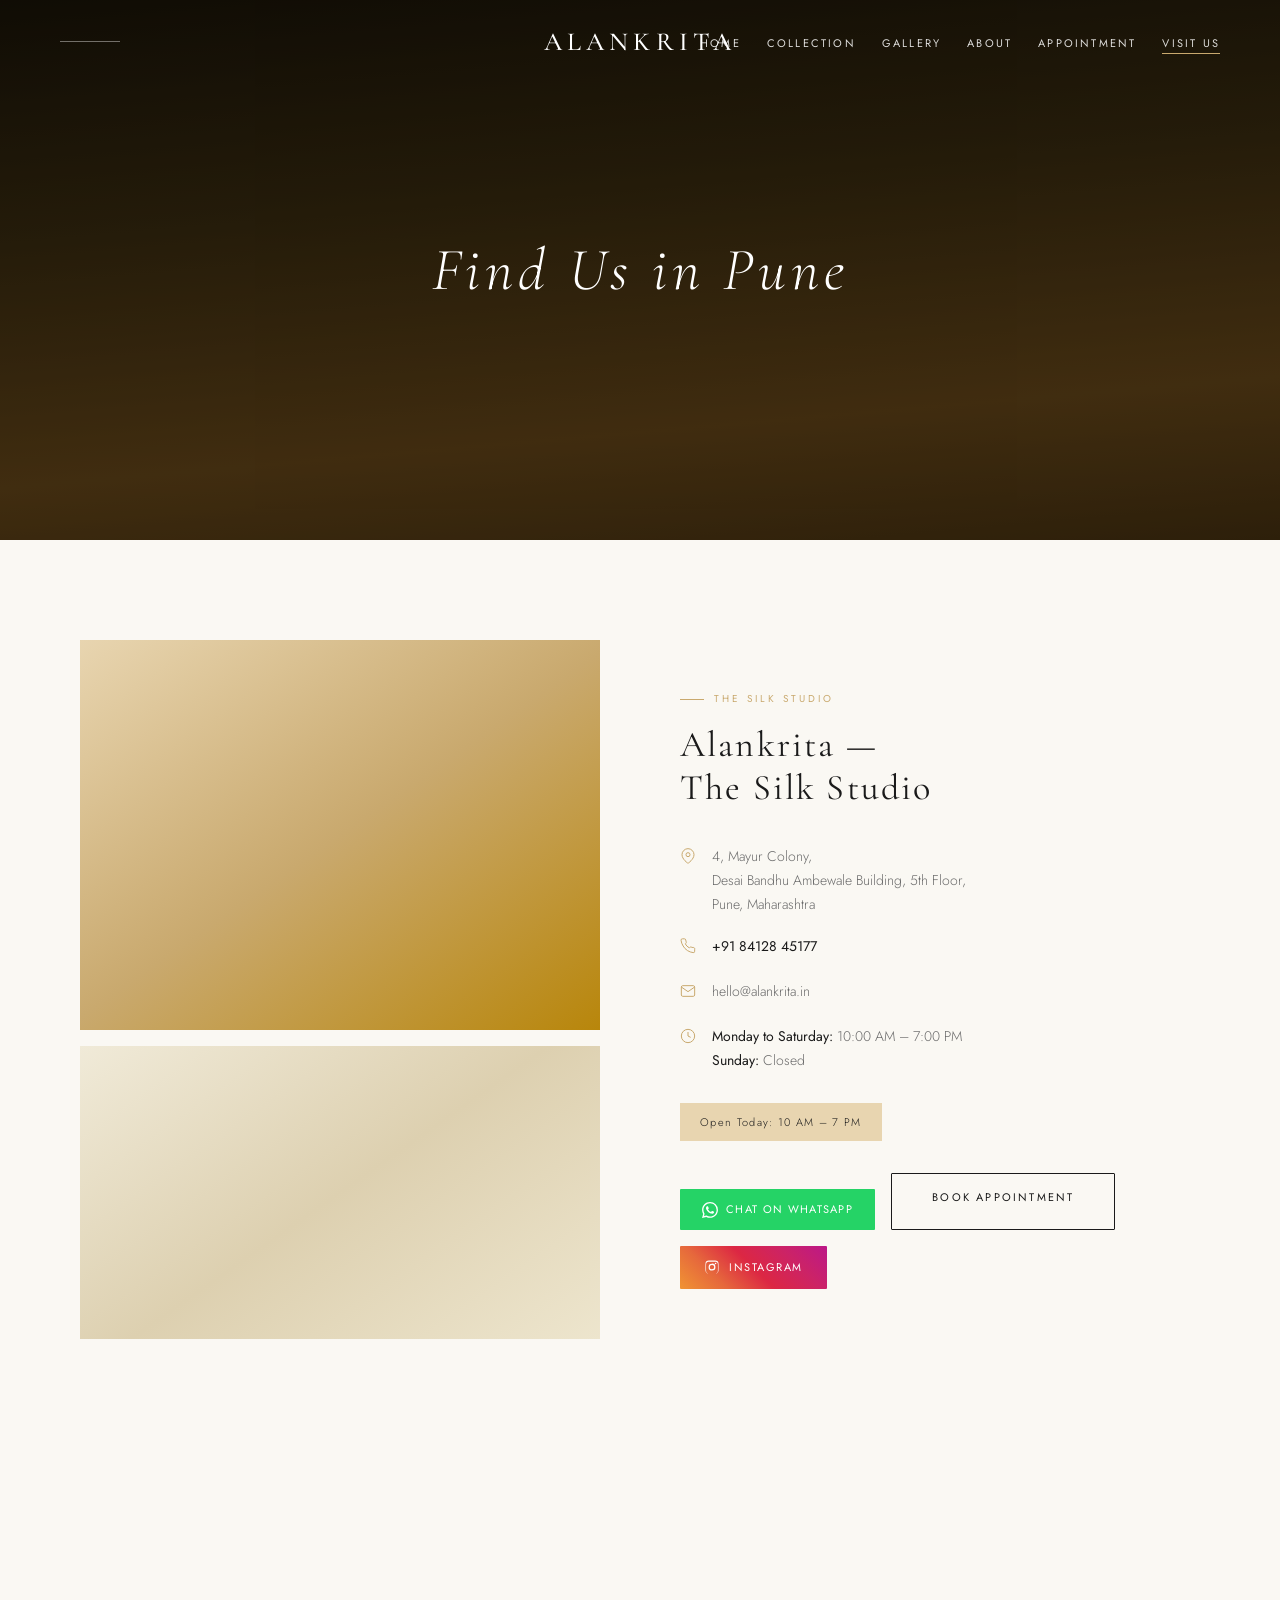
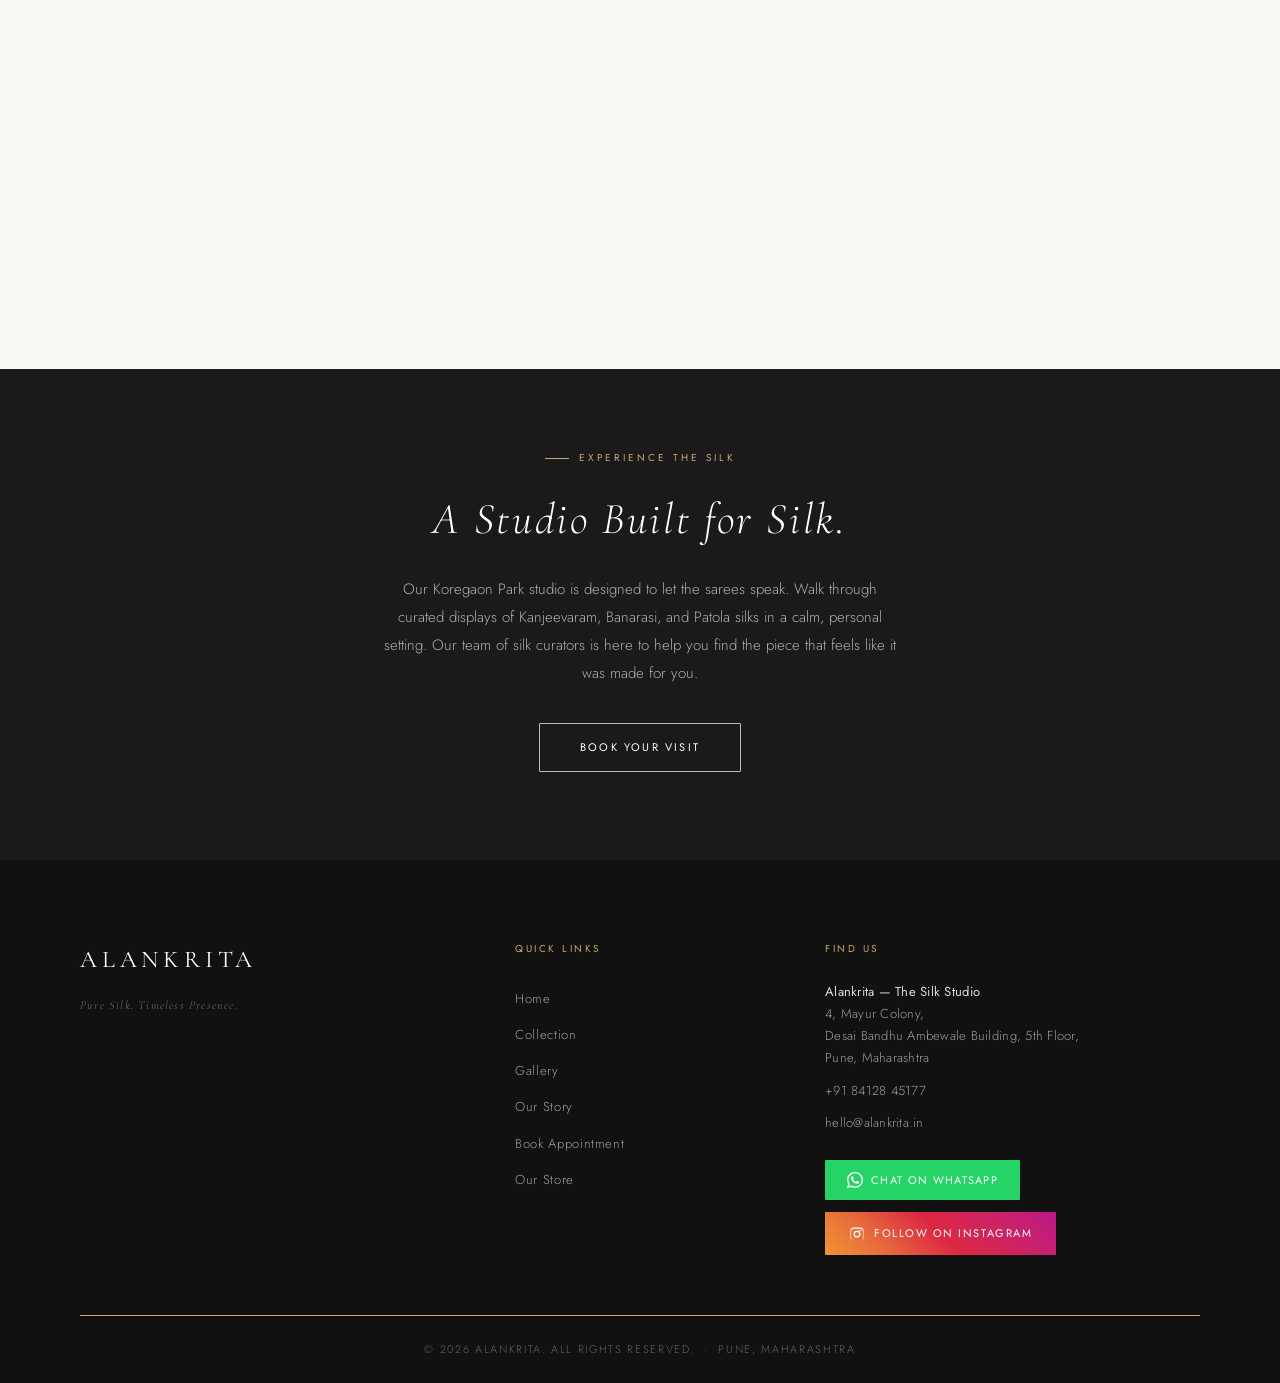
<file: store.html>
<!DOCTYPE html>
<html lang="en">
<head>
  <meta charset="UTF-8" />
  <meta name="viewport" content="width=device-width, initial-scale=1.0" />
  <title>Our Store — Alankrita, Pune</title>
  <meta name="description" content="Visit the Alankrita Silk Studio in Koregaon Park, Pune. Experience luxury silk sarees in person." />
  <link rel="preconnect" href="https://fonts.googleapis.com" />
  <link rel="preconnect" href="https://fonts.gstatic.com" crossorigin />
  <link rel="stylesheet" href="style.css" />
  <link rel="stylesheet" href="animations.css" />
</head>
<body>

  <!-- NAVBAR -->
  <nav class="navbar" id="navbar">
    <div class="nav-left">
      <div class="nav-left-line"></div>
    </div>
    <a href="index.html" class="nav-logo">Alankrita</a>
    <ul class="nav-links">
      <li><a href="index.html">Home</a></li>
      <li><a href="collection.html">Collection</a></li>
      <li><a href="gallery.html">Gallery</a></li>
      <li><a href="about.html">About</a></li>
      <li><a href="appointment.html">Appointment</a></li>
      <li><a href="store.html">Visit Us</a></li>
    </ul>
    <button class="nav-hamburger" id="hamburger" aria-label="Open menu">
      <span></span><span></span><span></span>
    </button>
  </nav>

  <nav class="nav-mobile-drawer" id="mobileDrawer">
    <a href="index.html">Home</a>
    <a href="collection.html">Collection</a>
    <a href="gallery.html">Gallery</a>
    <a href="about.html">Our Story</a>
    <a href="appointment.html">Book Appointment</a>
    <a href="store.html">Our Store</a>
  </nav>
  <div class="nav-overlay" id="navOverlay"></div>

  <!-- ============================================================
       STORE HERO
       ============================================================ -->
  <div class="store-hero" style="margin-top:0;">
    <div class="store-hero-img img-placeholder-dark" style="background:linear-gradient(175deg,#1a1408 0%,#3d2e10 30%,#6B4A1A 60%,#2a1e08 100%);"></div>
    <div class="store-hero-overlay">
      <h1>Find Us in Pune</h1>
    </div>
  </div>

  <!-- ============================================================
       STORE INFO
       ============================================================ -->
  <section class="store-info-section">
    <!-- Store Images -->
    <div class="store-images reveal">
      <div class="store-img-1 img-placeholder" style="background:linear-gradient(145deg,#E8D5B0 0%,#C9A96E 50%,#B8860B 100%);"></div>
      <div class="store-img-2 img-placeholder-ivory" style="background:linear-gradient(145deg,#F0EAD8 0%,#DDD0B0 50%,#EDE5CD 100%);"></div>
    </div>

    <!-- Store Info -->
    <div>
      <span class="gold-label reveal">The Silk Studio</span>
      <h2 class="store-info-name reveal reveal-delay-1">Alankrita —<br>The Silk Studio</h2>

      <!-- Address -->
      <div class="store-info-detail reveal reveal-delay-2">
        <div class="store-info-icon">
          <svg viewBox="0 0 24 24"><path d="M21 10c0 7-9 13-9 13s-9-6-9-13a9 9 0 0 1 18 0z"/><circle cx="12" cy="10" r="3"/></svg>
        </div>
        <div class="store-info-text">
          4, Mayur Colony,<br>
          Desai Bandhu Ambewale Building, 5th Floor,<br>
          Pune, Maharashtra
        </div>
      </div>

      <!-- Phone -->
      <div class="store-info-detail reveal reveal-delay-2">
        <div class="store-info-icon">
          <svg viewBox="0 0 24 24"><path d="M22 16.92v3a2 2 0 0 1-2.18 2 19.79 19.79 0 0 1-8.63-3.07A19.5 19.5 0 0 1 4.69 12 19.79 19.79 0 0 1 1.61 3.4 2 2 0 0 1 3.6 1.22h3a2 2 0 0 1 2 1.72 12.84 12.84 0 0 0 .7 2.81 2 2 0 0 1-.45 2.11L7.91 8.8a16 16 0 0 0 6 6l.71-.71a2 2 0 0 1 2.11-.45 12.84 12.84 0 0 0 2.81.7A2 2 0 0 1 22 16.92z"/></svg>
        </div>
        <div class="store-info-text">
          <strong><a href="tel:+918412845177" style="color:inherit;">+91 84128 45177</a></strong>
        </div>
      </div>

      <!-- Email -->
      <div class="store-info-detail reveal reveal-delay-2">
        <div class="store-info-icon">
          <svg viewBox="0 0 24 24"><path d="M4 4h16c1.1 0 2 .9 2 2v12c0 1.1-.9 2-2 2H4c-1.1 0-2-.9-2-2V6c0-1.1.9-2 2-2z"/><polyline points="22,6 12,13 2,6"/></svg>
        </div>
        <div class="store-info-text">
          <a href="mailto:hello@alankrita.in" style="color:inherit;">hello@alankrita.in</a>
        </div>
      </div>

      <!-- Hours -->
      <div class="store-info-detail reveal reveal-delay-3">
        <div class="store-info-icon">
          <svg viewBox="0 0 24 24"><circle cx="12" cy="12" r="10"/><polyline points="12 6 12 12 16 14"/></svg>
        </div>
        <div class="store-info-text">
          <strong>Monday to Saturday:</strong> 10:00 AM – 7:00 PM<br>
          <strong>Sunday:</strong> Closed
        </div>
      </div>

      <div class="store-hours-badge reveal reveal-delay-3">Open Today: 10 AM – 7 PM</div>

      <div class="store-ctas reveal reveal-delay-4">
        <a class="btn-whatsapp" href="https://wa.me/918412845177?text=Hi%2C%20I'd%20like%20to%20visit%20the%20Alankrita%20store" target="_blank" rel="noopener">
          <svg viewBox="0 0 24 24"><path d="M17.472 14.382c-.297-.149-1.758-.867-2.03-.967-.273-.099-.471-.148-.67.15-.197.297-.767.966-.94 1.164-.173.199-.347.223-.644.075-.297-.15-1.255-.463-2.39-1.475-.883-.788-1.48-1.761-1.653-2.059-.173-.297-.018-.458.13-.606.134-.133.298-.347.446-.52.149-.174.198-.298.298-.497.099-.198.05-.371-.025-.52-.075-.149-.669-1.612-.916-2.207-.242-.579-.487-.5-.669-.51-.173-.008-.371-.01-.57-.01-.198 0-.52.074-.792.372-.272.297-1.04 1.016-1.04 2.479 0 1.462 1.065 2.875 1.213 3.074.149.198 2.096 3.2 5.077 4.487.709.306 1.262.489 1.694.625.712.227 1.36.195 1.871.118.571-.085 1.758-.719 2.006-1.413.248-.694.248-1.289.173-1.413-.074-.124-.272-.198-.57-.347m-5.421 7.403h-.004a9.87 9.87 0 01-5.031-1.378l-.361-.214-3.741.982.998-3.648-.235-.374a9.86 9.86 0 01-1.51-5.26c.001-5.45 4.436-9.884 9.888-9.884 2.64 0 5.122 1.03 6.988 2.898a9.825 9.825 0 012.893 6.994c-.003 5.45-4.437 9.884-9.885 9.884m8.413-18.297A11.815 11.815 0 0012.05 0C5.495 0 .16 5.335.157 11.892c0 2.096.547 4.142 1.588 5.945L.057 24l6.305-1.654a11.882 11.882 0 005.683 1.448h.005c6.554 0 11.89-5.335 11.893-11.893a11.821 11.821 0 00-3.48-8.413Z"/></svg>
          Chat on WhatsApp
        </a>
        <a href="appointment.html" class="btn btn-outline-dark">Book Appointment</a>
        <a class="btn-instagram" href="https://www.instagram.com/alankritasaree?igsh=ejkxY3gwem9jM3Mz" target="_blank" rel="noopener">
          <svg viewBox="0 0 24 24"><path d="M12 2.163c3.204 0 3.584.012 4.85.07 1.366.062 2.633.336 3.608 1.311.975.975 1.249 2.242 1.311 3.608.058 1.266.07 1.646.07 4.85s-.012 3.584-.07 4.85c-.062 1.366-.336 2.633-1.311 3.608-.975.975-2.242 1.249-3.608 1.311-1.266.058-1.646.07-4.85.07s-3.584-.012-4.85-.07c-1.366-.062-2.633-.336-3.608-1.311-.975-.975-1.249-2.242-1.311-3.608-.058-1.266-.07-1.646-.07-4.85s.012-3.584.07-4.85c.062-1.366.336-2.633 1.311-3.608.975-.975 2.242-1.249 3.608-1.311 1.266-.058 1.646-.07 4.85-.07zm0 1.802c-3.146 0-3.519.012-4.76.069-.975.045-1.504.207-1.857.344-.467.182-.8.398-1.15.748-.35.35-.566.683-.748 1.15-.137.353-.299.882-.344 1.857-.057 1.241-.069 1.614-.069 4.76s.012 3.519.069 4.76c.045.975.207 1.504.344 1.857.182.466.399.8.748 1.15.35.35.683.566 1.15.748.353.137.882.299 1.857.344 1.241.057 1.614.069 4.76.069s3.519-.012 4.76-.069c.975-.045 1.504-.207 1.857-.344.466-.182.8-.398 1.15-.748.35-.35.566-.683.748-1.15.137-.353.299-.882.344-1.857.057-1.241.069-1.614.069-4.76s-.012-3.519-.069-4.76c-.045-.975-.207-1.504-.344-1.857-.182-.467-.398-.8-.748-1.15-.35-.35-.683-.566-1.15-.748-.353-.137-.882-.299-1.857-.344-1.241-.057-1.614-.069-4.76-.069zm0 3.063A5.135 5.135 0 1 0 17.135 12 5.135 5.135 0 0 0 12 6.865zm0 8.468A3.333 3.333 0 1 1 15.333 12 3.333 3.333 0 0 1 12 15.333zm6.538-8.671a1.2 1.2 0 1 1-1.2-1.2 1.2 1.2 0 0 1 1.2 1.2z"/></svg>
          Instagram
        </a>
      </div>
    </div>
  </section>

  <!-- ============================================================
       GOOGLE MAPS
       ============================================================ -->
  <div class="map-section reveal">
    <iframe
      title="Alankrita Silk Studio — Koregaon Park, Pune"
      src="https://www.google.com/maps/embed?pb=!1m18!1m12!1m3!1d3782.2055439614633!2d73.89248731489546!3d18.536715887392443!2m3!1f0!2f0!3f0!3m2!1i1024!2i768!4f13.1!3m3!1m2!1s0x3bc2c06b3ed3d7a7%3A0x1c7b6f3c5e4b2a5d!2sKoregaon%20Park%2C%20Pune%2C%20Maharashtra!5e0!3m2!1sen!2sin!4v1718000000000!5m2!1sen!2sin"
      allowfullscreen=""
      loading="lazy"
      referrerpolicy="no-referrer-when-downgrade">
    </iframe>
  </div>

  <!-- ============================================================
       VISIT SECTION
       ============================================================ -->
  <section class="store-visit-section">
    <span class="gold-label reveal">Experience the Silk</span>
    <h2 class="store-visit-heading reveal reveal-delay-1">A Studio Built for Silk.</h2>
    <p class="store-visit-text reveal reveal-delay-2">
      Our Koregaon Park studio is designed to let the sarees speak. Walk through curated displays of Kanjeevaram, Banarasi, and Patola silks in a calm, personal setting. Our team of silk curators is here to help you find the piece that feels like it was made for you.
    </p>
    <div class="reveal reveal-delay-3">
      <a href="appointment.html" class="btn btn-outline-ivory">Book Your Visit</a>
    </div>
  </section>

  <!-- FOOTER -->
  <footer class="footer">
    <div class="footer-grid">
      <div>
        <div class="footer-logo">Alankrita</div>
        <div class="footer-tagline">Pure Silk. Timeless Presence.</div>
      </div>
      <div>
        <div class="footer-col-title">Quick Links</div>
        <ul class="footer-links">
          <li><a href="index.html">Home</a></li>
          <li><a href="collection.html">Collection</a></li>
          <li><a href="gallery.html">Gallery</a></li>
          <li><a href="about.html">Our Story</a></li>
          <li><a href="appointment.html">Book Appointment</a></li>
          <li><a href="store.html">Our Store</a></li>
        </ul>
      </div>
      <div>
        <div class="footer-col-title">Find Us</div>
        <p class="footer-contact-item">
          <strong>Alankrita — The Silk Studio</strong><br>
          4, Mayur Colony,<br>
          Desai Bandhu Ambewale Building, 5th Floor,<br>
          Pune, Maharashtra
        </p>
        <p class="footer-contact-item">+91 84128 45177</p>
        <p class="footer-contact-item">hello@alankrita.in</p>
        <a class="btn-whatsapp" href="https://wa.me/918412845177?text=Hi%2C%20I'm%20interested%20in%20your%20saree%20collection" target="_blank" rel="noopener">
          <svg viewBox="0 0 24 24"><path d="M17.472 14.382c-.297-.149-1.758-.867-2.03-.967-.273-.099-.471-.148-.67.15-.197.297-.767.966-.94 1.164-.173.199-.347.223-.644.075-.297-.15-1.255-.463-2.39-1.475-.883-.788-1.48-1.761-1.653-2.059-.173-.297-.018-.458.13-.606.134-.133.298-.347.446-.52.149-.174.198-.298.298-.497.099-.198.05-.371-.025-.52-.075-.149-.669-1.612-.916-2.207-.242-.579-.487-.5-.669-.51-.173-.008-.371-.01-.57-.01-.198 0-.52.074-.792.372-.272.297-1.04 1.016-1.04 2.479 0 1.462 1.065 2.875 1.213 3.074.149.198 2.096 3.2 5.077 4.487.709.306 1.262.489 1.694.625.712.227 1.36.195 1.871.118.571-.085 1.758-.719 2.006-1.413.248-.694.248-1.289.173-1.413-.074-.124-.272-.198-.57-.347m-5.421 7.403h-.004a9.87 9.87 0 01-5.031-1.378l-.361-.214-3.741.982.998-3.648-.235-.374a9.86 9.86 0 01-1.51-5.26c.001-5.45 4.436-9.884 9.888-9.884 2.64 0 5.122 1.03 6.988 2.898a9.825 9.825 0 012.893 6.994c-.003 5.45-4.437 9.884-9.885 9.884m8.413-18.297A11.815 11.815 0 0012.05 0C5.495 0 .16 5.335.157 11.892c0 2.096.547 4.142 1.588 5.945L.057 24l6.305-1.654a11.882 11.882 0 005.683 1.448h.005c6.554 0 11.89-5.335 11.893-11.893a11.821 11.821 0 00-3.48-8.413Z"/></svg>
          Chat on WhatsApp
        </a>
        <a class="btn-instagram" href="https://www.instagram.com/alankritasaree?igsh=ejkxY3gwem9jM3Mz" target="_blank" rel="noopener" style="margin-top:12px;">
          <svg viewBox="0 0 24 24"><path d="M12 2.163c3.204 0 3.584.012 4.85.07 1.366.062 2.633.336 3.608 1.311.975.975 1.249 2.242 1.311 3.608.058 1.266.07 1.646.07 4.85s-.012 3.584-.07 4.85c-.062 1.366-.336 2.633-1.311 3.608-.975.975-2.242 1.249-3.608 1.311-1.266.058-1.646.07-4.85.07s-3.584-.012-4.85-.07c-1.366-.062-2.633-.336-3.608-1.311-.975-.975-1.249-2.242-1.311-3.608-.058-1.266-.07-1.646-.07-4.85s.012-3.584.07-4.85c.062-1.366.336-2.633 1.311-3.608.975-.975 2.242-1.249 3.608-1.311 1.266-.058 1.646-.07 4.85-.07zm0 1.802c-3.146 0-3.519.012-4.76.069-.975.045-1.504.207-1.857.344-.467.182-.8.398-1.15.748-.35.35-.566.683-.748 1.15-.137.353-.299.882-.344 1.857-.057 1.241-.069 1.614-.069 4.76s.012 3.519.069 4.76c.045.975.207 1.504.344 1.857.182.466.399.8.748 1.15.35.35.683.566 1.15.748.353.137.882.299 1.857.344 1.241.057 1.614.069 4.76.069s3.519-.012 4.76-.069c.975-.045 1.504-.207 1.857-.344.466-.182.8-.398 1.15-.748.35-.35.566-.683.748-1.15.137-.353.299-.882.344-1.857.057-1.241.069-1.614.069-4.76s-.012-3.519-.069-4.76c-.045-.975-.207-1.504-.344-1.857-.182-.467-.398-.8-.748-1.15-.35-.35-.683-.566-1.15-.748-.353-.137-.882-.299-1.857-.344-1.241-.057-1.614-.069-4.76-.069zm0 3.063A5.135 5.135 0 1 0 17.135 12 5.135 5.135 0 0 0 12 6.865zm0 8.468A3.333 3.333 0 1 1 15.333 12 3.333 3.333 0 0 1 12 15.333zm6.538-8.671a1.2 1.2 0 1 1-1.2-1.2 1.2 1.2 0 0 1 1.2 1.2z"/></svg>
          Follow on Instagram
        </a>
      </div>
    </div>
    <div class="footer-bottom">
      <p>© 2026 Alankrita. All rights reserved. &nbsp;·&nbsp; Pune, Maharashtra</p>
    </div>
  </footer>

  <script src="main.js"></script>
</body>
</html>
</file>
<file: style.css>
/* ============================================================
   ALANKRITA — LUXURY SILK SAREE WEBSITE
   style.css — Main Stylesheet
   ============================================================ */

/* Google Fonts */
@import url('https://fonts.googleapis.com/css2?family=Cormorant+Garamond:ital,wght@0,300;0,400;0,500;0,600;1,300;1,400;1,500&family=Jost:wght@300;400;500&display=swap');

/* ============================================================
   CSS CUSTOM PROPERTIES
   ============================================================ */
:root {
  --bg: #FAF8F3;
  --text-primary: #1A1A1A;
  --text-secondary: #6B6B6B;
  --accent-gold: #C9A96E;
  --gold-light: #E8D5B0;
  --olive: #556B2F;
  --olive-deep: #3D4D20;
  --olive-light: #8A9A5B;
  --olive-soft: #EEF1E2;
  --white: #FFFFFF;
  --border: #E8E4DC;
  --dark: #1A1A1A;
  --dark-footer: #111111;
  --font-heading: 'Cormorant Garamond', Georgia, serif;
  --font-body: 'Jost', system-ui, sans-serif;
  --ls-heading: 0.08em;
  --ls-nav: 0.15em;
  --ls-label: 0.3em;
  --sp-xs: 8px;
  --sp-sm: 16px;
  --sp-md: 32px;
  --sp-lg: 64px;
  --sp-xl: 120px;
  --section-pad: 100px;
  --transition-fast: 0.3s ease;
  --transition-med: 0.6s ease;
  --transition-slow: 1.2s ease;
}

/* ============================================================
   RESET & BASE
   ============================================================ */
*, *::before, *::after { box-sizing: border-box; margin: 0; padding: 0; }

html { scroll-behavior: smooth; font-size: 16px; }

body {
  background-color: var(--bg);
  color: var(--text-primary);
  font-family: var(--font-body);
  font-weight: 300;
  line-height: 1.7;
  -webkit-font-smoothing: antialiased;
}

img { max-width: 100%; display: block; }
a { color: inherit; text-decoration: none; }
ul { list-style: none; }
button { cursor: pointer; font-family: var(--font-body); background: none; border: none; }
input, textarea, select { font-family: var(--font-body); }

/* Custom scrollbar */
::-webkit-scrollbar { width: 4px; height: 4px; }
::-webkit-scrollbar-track { background: var(--bg); }
::-webkit-scrollbar-thumb { background: var(--accent-gold); border-radius: 2px; }

/* ============================================================
   TYPOGRAPHY UTILITIES
   ============================================================ */
.gold-label {
  font-family: var(--font-body);
  font-size: 10px;
  letter-spacing: var(--ls-label);
  color: var(--accent-gold);
  text-transform: uppercase;
  font-weight: 400;
  display: block;
  margin-bottom: var(--sp-sm);
}

/* ============================================================
   IMAGE PLACEHOLDERS
   ============================================================ */
.img-placeholder {
  background: linear-gradient(135deg, #E8D5B0 0%, #C9A96E 50%, #E8D5B0 100%);
  background-size: 200% 200%;
  animation: shimmer 3s ease infinite;
}
.img-placeholder-dark {
  background: linear-gradient(135deg, #2a2018 0%, #4a3728 50%, #2a2018 100%);
  background-size: 200% 200%;
  animation: shimmer 3s ease infinite;
}
.img-placeholder-ivory {
  background: linear-gradient(135deg, #F5EFE0 0%, #EDE3CC 50%, #F5EFE0 100%);
  background-size: 200% 200%;
  animation: shimmer 4s ease infinite;
}
.img-placeholder-silk1 { background: linear-gradient(160deg, #8B1A1A 0%, #C0392B 30%, #922B21 60%, #6E1A1A 100%); }
.img-placeholder-silk2 { background: linear-gradient(160deg, #F5EFE0 0%, #C9A96E 40%, #B8860B 100%); }
.img-placeholder-silk3 { background: linear-gradient(160deg, #1A1A2E 0%, #16213E 40%, #0F3460 100%); }
.img-placeholder-silk4 { background: linear-gradient(160deg, #2D5016 0%, #4A7C28 40%, #3D6B1F 100%); }
.img-placeholder-silk5 { background: linear-gradient(160deg, #5C1A5C 0%, #8B2FC9 40%, #6A0DAD 100%); }
.img-placeholder-silk6 { background: linear-gradient(160deg, #8B4513 0%, #C47624 40%, #A0522D 100%); }

/* ============================================================
   BUTTONS
   ============================================================ */
.btn {
  display: inline-block;
  font-family: var(--font-body);
  font-size: 11px;
  font-weight: 400;
  letter-spacing: 0.2em;
  text-transform: uppercase;
  padding: 14px 40px;
  border-radius: 1px;
  transition: all var(--transition-fast);
  cursor: pointer;
}
.btn-outline-ivory { border: 1px solid rgba(255,255,255,0.7); color: var(--white); background: transparent; }
.btn-outline-ivory:hover { background: var(--accent-gold); border-color: var(--accent-gold); color: var(--white); }
.btn-outline-dark { border: 1px solid var(--text-primary); color: var(--text-primary); background: transparent; }
.btn-outline-dark:hover { background: var(--text-primary); color: var(--white); }
.btn-outline-gold { border: 1px solid var(--accent-gold); color: var(--accent-gold); background: transparent; }
.btn-outline-gold:hover { background: var(--accent-gold); color: var(--white); }
.btn-dark { border: 1px solid var(--text-primary); color: var(--white); background: var(--text-primary); }
.btn-dark:hover { background: var(--accent-gold); border-color: var(--accent-gold); color: var(--white); }
.btn-gold { border: 1px solid var(--accent-gold); color: var(--white); background: var(--accent-gold); }
.btn-gold:hover { background: #b8924d; border-color: #b8924d; }
.btn-full { width: 100%; text-align: center; display: block; }

/* ============================================================
   NAVBAR
   ============================================================ */
.navbar {
  position: fixed;
  top: 0; left: 0;
  width: 100%;
  z-index: 1000;
  display: flex;
  align-items: center;
  justify-content: space-between;
  padding: 28px 60px;
  background: transparent;
  border-bottom: 1px solid transparent;
  transition: background 0.5s ease, border-color 0.5s ease, padding 0.5s ease;
}
.navbar.scrolled {
  background: rgba(250,248,243,0.97);
  backdrop-filter: blur(10px);
  -webkit-backdrop-filter: blur(10px);
  border-bottom-color: var(--border);
  padding: 20px 60px;
}
.nav-logo {
  font-family: var(--font-heading);
  font-size: 26px;
  font-weight: 500;
  letter-spacing: 0.2em;
  text-transform: uppercase;
  color: var(--white);
  transition: color 0.5s ease;
  position: absolute;
  left: 50%;
  transform: translateX(-50%);
  white-space: nowrap;
}
.navbar.scrolled .nav-logo { color: var(--text-primary); }
.nav-left { flex: 1; display: flex; align-items: center; }
.nav-left-line {
  width: 60px; height: 1px;
  background: rgba(255,255,255,0.4);
  transition: background 0.5s ease;
}
.navbar.scrolled .nav-left-line { background: var(--border); }
.nav-links {
  flex: 1;
  display: flex;
  align-items: center;
  justify-content: flex-end;
  gap: 26px;
}
.nav-links a {
  font-size: 11px;
  letter-spacing: 0.2em;
  text-transform: uppercase;
  font-weight: 400;
  color: rgba(255,255,255,0.85);
  transition: color var(--transition-fast);
  position: relative;
}
.nav-links a::after {
  content: '';
  position: absolute;
  bottom: -3px; left: 0;
  width: 0; height: 1px;
  background: var(--accent-gold);
  transition: width var(--transition-fast);
}
.nav-links a:hover::after, .nav-links a.active::after { width: 100%; }
.navbar.scrolled .nav-links a { color: var(--text-secondary); }
.navbar.scrolled .nav-links a:hover { color: var(--text-primary); }

/* Hamburger */
.nav-hamburger {
  display: none;
  flex-direction: column;
  gap: 5px;
  cursor: pointer;
  padding: 4px;
  z-index: 1001;
}
.nav-hamburger span {
  display: block;
  width: 24px; height: 1px;
  background: var(--white);
  transition: all 0.4s ease;
}
.navbar.scrolled .nav-hamburger span { background: var(--text-primary); }
.nav-hamburger.open span:nth-child(1) { transform: translateY(6px) rotate(45deg); }
.nav-hamburger.open span:nth-child(2) { opacity: 0; }
.nav-hamburger.open span:nth-child(3) { transform: translateY(-6px) rotate(-45deg); }

/* Mobile nav drawer */
.nav-mobile-drawer {
  display: none;
  position: fixed;
  top: 0; right: -100%;
  width: 75%; max-width: 320px;
  height: 100vh;
  background: var(--bg);
  z-index: 999;
  padding: 100px 40px 40px;
  transition: right 0.5s ease;
  box-shadow: -4px 0 30px rgba(0,0,0,0.08);
}
.nav-mobile-drawer.open { right: 0; }
.nav-mobile-drawer a {
  display: block;
  font-size: 14px;
  letter-spacing: 0.2em;
  text-transform: uppercase;
  color: var(--text-primary);
  padding: 16px 0;
  border-bottom: 1px solid var(--border);
  transition: color var(--transition-fast);
}
.nav-mobile-drawer a:hover { color: var(--accent-gold); }
.nav-overlay {
  display: none;
  position: fixed;
  inset: 0;
  background: rgba(0,0,0,0.4);
  z-index: 998;
}
.nav-overlay.open { display: block; }

/* ============================================================
   HERO SECTION
   ============================================================ */
.hero {
  position: relative;
  height: 100vh;
  overflow: hidden;
}
.hero-strip-wrapper {
  position: absolute;
  inset: 0;
  display: flex;
  overflow: hidden;
}
.hero-strip {
  display: flex;
  animation: marquee 30s linear infinite;
  will-change: transform;
}
.hero-strip-image {
  flex-shrink: 0;
  width: 600px;
  height: 100vh;
}
.hero-overlay {
  position: absolute;
  inset: 0;
  background: rgba(0,0,0,0.32);
  display: flex;
  flex-direction: column;
  align-items: center;
  justify-content: center;
  text-align: center;
  padding: 0 var(--sp-md);
}
.hero-label {
  font-family: var(--font-body);
  font-size: 10px;
  letter-spacing: var(--ls-label);
  color: var(--accent-gold);
  text-transform: uppercase;
  font-weight: 400;
  margin-bottom: 24px;
}
.hero-headline {
  font-family: var(--font-heading);
  font-size: 80px;
  font-style: italic;
  font-weight: 300;
  color: var(--white);
  letter-spacing: 0.04em;
  line-height: 1.1;
  margin-bottom: 24px;
}
.hero-subtext {
  font-size: 14px;
  color: rgba(255,255,255,0.8);
  font-weight: 300;
  letter-spacing: 0.05em;
  margin-bottom: 48px;
  max-width: 400px;
}

/* ============================================================
   SECTIONS
   ============================================================ */
.section { padding: var(--section-pad) 80px; }
.section-center { text-align: center; }
.section-heading {
  font-family: var(--font-heading);
  font-size: 52px;
  font-weight: 400;
  letter-spacing: var(--ls-heading);
  line-height: 1.15;
  margin-bottom: var(--sp-lg);
}
.section-heading-sm {
  font-family: var(--font-heading);
  font-size: 44px;
  font-weight: 400;
  letter-spacing: var(--ls-heading);
  line-height: 1.15;
  margin-bottom: var(--sp-md);
}

/* ============================================================
   PRODUCT GRID & CARDS
   ============================================================ */
.product-grid {
  display: grid;
  grid-template-columns: repeat(3, 1fr);
  gap: 40px 32px;
  margin-bottom: var(--sp-lg);
}
.product-card { cursor: pointer; position: relative; }
.product-card-image-wrap {
  aspect-ratio: 3/4;
  overflow: hidden;
  margin-bottom: 20px;
  position: relative;
}
.product-card-image {
  width: 100%; height: 100%;
  transition: transform 0.8s ease;
}
.product-card:hover .product-card-image { transform: scale(1.04); }
.product-card-badge {
  font-size: 9px;
  letter-spacing: 0.2em;
  text-transform: uppercase;
  color: var(--text-secondary);
  font-weight: 400;
  margin-bottom: 6px;
}
.product-card-name {
  font-family: var(--font-heading);
  font-size: 20px;
  font-weight: 400;
  letter-spacing: 0.04em;
  margin-bottom: 6px;
}
.product-card-price { font-size: 13px; color: var(--accent-gold); letter-spacing: 0.1em; font-weight: 400; }

/* Heart icon */
.product-heart {
  position: absolute;
  top: 14px; right: 14px;
  width: 36px; height: 36px;
  display: flex; align-items: center; justify-content: center;
  background: rgba(250,248,243,0.85);
  border: none; cursor: pointer; z-index: 2;
  transition: all var(--transition-fast);
}
.product-heart svg { width: 16px; height: 16px; fill: none; stroke: var(--text-secondary); stroke-width: 1.5; transition: all var(--transition-fast); }
.product-heart.active svg { fill: var(--accent-gold); stroke: var(--accent-gold); }
.product-heart:hover svg { stroke: var(--accent-gold); }

/* ============================================================
   INSTAGRAM SECTION
   ============================================================ */
.instagram-strip {
  display: flex;
  gap: 16px;
  overflow-x: auto;
  padding-bottom: 12px;
  scrollbar-width: none;
  -ms-overflow-style: none;
  margin-top: var(--sp-md);
}
.instagram-strip::-webkit-scrollbar { display: none; }
.reel-thumb {
  flex-shrink: 0;
  width: 160px; height: 280px;
  border-radius: 4px;
  position: relative;
  overflow: hidden;
  cursor: pointer;
}
.reel-thumb-img {
  width: 100%; height: 100%;
  transition: transform 0.6s ease;
}
.reel-thumb:hover .reel-thumb-img { transform: scale(1.04); }
.reel-play {
  position: absolute; inset: 0;
  display: flex; align-items: center; justify-content: center;
  background: rgba(0,0,0,0.18);
  transition: background var(--transition-fast);
}
.reel-thumb:hover .reel-play { background: rgba(0,0,0,0.28); }
.reel-play svg { width: 32px; height: 32px; fill: rgba(255,255,255,0.9); }

/* ============================================================
   ABOUT SECTION
   ============================================================ */
.about-section {
  display: grid;
  grid-template-columns: 1fr 1fr;
  min-height: 80vh;
}
.about-image-col {
  overflow: hidden;
  position: relative;
}
.about-image-col .img-placeholder {
  width: 100%; height: 115%;
  min-height: 500px;
  transform: scale(1.08) translateY(0px);
  will-change: transform;
  transition: transform 0.1s linear;
}
.about-content-col {
  display: flex;
  flex-direction: column;
  justify-content: center;
  padding: 80px 80px;
}
.about-body {
  font-size: 15px;
  color: var(--text-secondary);
  line-height: 1.85;
  margin-bottom: var(--sp-md);
  max-width: 420px;
}
.gold-link {
  font-size: 12px;
  letter-spacing: 0.2em;
  text-transform: uppercase;
  color: var(--accent-gold);
  position: relative;
  display: inline-block;
  font-weight: 400;
}
.gold-link::after {
  content: '';
  position: absolute;
  bottom: -2px; left: 0;
  width: 0; height: 1px;
  background: var(--accent-gold);
  transition: width 0.4s ease;
}
.gold-link:hover::after { width: 100%; }

/* ============================================================
   FOOTER
   ============================================================ */
.footer {
  background: var(--dark-footer);
  color: rgba(255,255,255,0.75);
  padding: 80px 80px 0;
}
.footer-grid {
  display: grid;
  grid-template-columns: 1.5fr 1fr 1.5fr;
  gap: 60px;
  padding-bottom: 60px;
}
.footer-logo {
  font-family: var(--font-heading);
  font-size: 24px;
  letter-spacing: 0.2em;
  text-transform: uppercase;
  color: var(--white);
  margin-bottom: 14px;
  font-weight: 400;
}
.footer-tagline { font-size: 12px; letter-spacing: 0.1em; color: rgba(255,255,255,0.4); font-style: italic; font-family: var(--font-heading); }
.footer-col-title { font-size: 10px; letter-spacing: 0.25em; text-transform: uppercase; color: var(--accent-gold); margin-bottom: 24px; font-weight: 400; }
.footer-links a { display: block; font-size: 13px; color: rgba(255,255,255,0.6); padding: 7px 0; letter-spacing: 0.05em; transition: color var(--transition-fast); }
.footer-links a:hover { color: var(--accent-gold); }
.footer-contact-item { font-size: 13px; color: rgba(255,255,255,0.6); margin-bottom: 10px; line-height: 1.7; letter-spacing: 0.02em; }
.footer-contact-item strong { color: rgba(255,255,255,0.85); font-weight: 400; }
.btn-whatsapp {
  display: inline-flex;
  align-items: center;
  gap: 8px;
  background: #25D366;
  color: var(--white);
  font-size: 11px;
  letter-spacing: 0.12em;
  text-transform: uppercase;
  font-weight: 400;
  padding: 11px 22px;
  border-radius: 1px;
  margin-top: 16px;
  transition: background var(--transition-fast);
}
.btn-whatsapp:hover { background: #1ebe59; }
.btn-whatsapp svg { width: 16px; height: 16px; fill: white; }
.footer-bottom { border-top: 1px solid var(--accent-gold); padding: 24px 0; text-align: center; }
.footer-bottom p { font-size: 11px; color: rgba(255,255,255,0.35); letter-spacing: 0.15em; text-transform: uppercase; }

/* ============================================================
   COLLECTION PAGE
   ============================================================ */
.collection-topbar {
  padding-top: 120px;
  padding-bottom: 40px;
  padding-left: 80px;
  padding-right: 80px;
  display: flex;
  align-items: center;
  justify-content: space-between;
  border-bottom: 1px solid var(--border);
}
.collection-title { font-family: var(--font-heading); font-size: 42px; font-weight: 400; letter-spacing: var(--ls-heading); }
.collection-layout { display: flex; min-height: 80vh; }

/* Filter sidebar */
.filter-sidebar {
  width: 280px;
  flex-shrink: 0;
  padding: 40px 40px;
  border-right: 1px solid var(--border);
  position: sticky;
  top: 90px;
  height: calc(100vh - 90px);
  overflow-y: auto;
}
.filter-group { margin-bottom: 36px; }
.filter-group-title {
  font-size: 10px;
  letter-spacing: 0.25em;
  text-transform: uppercase;
  color: var(--text-primary);
  font-weight: 500;
  margin-bottom: 20px;
  padding-bottom: 10px;
  border-bottom: 1px solid var(--border);
}
.filter-checkbox-item { display: flex; align-items: center; gap: 12px; padding: 7px 0; cursor: pointer; }
.filter-checkbox-item input[type="checkbox"] {
  appearance: none; -webkit-appearance: none;
  width: 14px; height: 14px;
  border: 1px solid var(--border);
  cursor: pointer; position: relative;
  flex-shrink: 0;
  transition: all var(--transition-fast);
}
.filter-checkbox-item input[type="checkbox"]:checked { background: var(--accent-gold); border-color: var(--accent-gold); }
.filter-checkbox-item input[type="checkbox"]:checked::after {
  content: '';
  position: absolute;
  top: 2px; left: 4px;
  width: 4px; height: 7px;
  border: 1px solid white;
  border-top: none; border-left: none;
  transform: rotate(45deg);
}
.filter-checkbox-label { font-size: 13px; color: var(--text-secondary); cursor: pointer; }
.price-range-display { font-size: 13px; color: var(--accent-gold); letter-spacing: 0.05em; margin-bottom: 14px; font-weight: 400; }
.range-slider { -webkit-appearance: none; appearance: none; width: 100%; height: 2px; background: var(--border); outline: none; margin-bottom: 12px; }
.range-slider::-webkit-slider-thumb { -webkit-appearance: none; appearance: none; width: 14px; height: 14px; background: var(--accent-gold); cursor: pointer; border-radius: 50%; border: 2px solid var(--bg); box-shadow: 0 0 0 1px var(--accent-gold); }
.filter-clear { font-size: 11px; letter-spacing: 0.15em; text-transform: uppercase; color: var(--text-secondary); cursor: pointer; text-align: center; display: block; margin-top: 12px; transition: color var(--transition-fast); background: none; border: none; width: 100%; padding: 8px 0; font-family: var(--font-body); }
.filter-clear:hover { color: var(--accent-gold); }

/* Products area */
.products-area { flex: 1; padding: 40px 60px; }
.products-count { font-size: 12px; color: var(--text-secondary); letter-spacing: 0.1em; margin-bottom: 32px; }

/* Filter/shortlist buttons */
.filter-toggle-btn {
  font-size: 11px; letter-spacing: 0.2em; text-transform: uppercase;
  color: var(--text-secondary); cursor: pointer;
  display: flex; align-items: center; gap: 8px;
  background: none; border: 1px solid var(--border);
  padding: 10px 20px;
  transition: all var(--transition-fast);
  font-family: var(--font-body);
}
.filter-toggle-btn:hover { border-color: var(--accent-gold); color: var(--accent-gold); }
.shortlist-count-btn {
  font-size: 11px; letter-spacing: 0.18em; text-transform: uppercase;
  color: var(--text-secondary); cursor: pointer;
  display: flex; align-items: center; gap: 10px;
  background: none; border: 1px solid var(--border);
  padding: 10px 20px;
  transition: all var(--transition-fast);
  font-family: var(--font-body);
}
.shortlist-count-btn:hover { border-color: var(--accent-gold); color: var(--accent-gold); }

/* ============================================================
   PRODUCT MODAL
   ============================================================ */
.modal-overlay {
  display: none;
  position: fixed; inset: 0;
  background: rgba(20,18,14,0.75);
  z-index: 2000;
  align-items: center; justify-content: center;
  padding: 40px;
}
.modal-overlay.open { display: flex; }
.modal-inner {
  background: var(--bg);
  max-width: 900px; width: 100%;
  display: grid;
  grid-template-columns: 1fr 1fr;
  max-height: 90vh;
  overflow: hidden;
  position: relative;
  animation: fadeUp 0.5s ease;
}
.modal-close {
  position: absolute; top: 20px; right: 24px;
  font-size: 24px; color: var(--text-secondary);
  cursor: pointer; z-index: 10;
  line-height: 1; transition: color var(--transition-fast);
  background: none; border: none;
}
.modal-close:hover { color: var(--text-primary); }
.modal-images { display: flex; flex-direction: column; gap: 8px; padding: 24px; overflow-y: auto; }
.modal-main-image { aspect-ratio: 3/4; width: 100%; }
.modal-thumbs { display: flex; gap: 8px; }
.modal-thumb { flex: 1; aspect-ratio: 1; cursor: pointer; opacity: 0.7; transition: opacity var(--transition-fast); }
.modal-thumb:hover { opacity: 1; }
.modal-details { padding: 48px 40px; display: flex; flex-direction: column; justify-content: center; overflow-y: auto; }
.modal-type { font-size: 10px; letter-spacing: 0.25em; text-transform: uppercase; color: var(--accent-gold); margin-bottom: 12px; }
.modal-name { font-family: var(--font-heading); font-size: 34px; font-weight: 400; letter-spacing: 0.04em; line-height: 1.15; margin-bottom: 24px; }
.modal-price { font-size: 20px; color: var(--accent-gold); letter-spacing: 0.1em; margin-bottom: 28px; font-weight: 400; }
.modal-meta { margin-bottom: 24px; }
.modal-meta-item { display: flex; gap: 12px; font-size: 13px; padding: 8px 0; border-bottom: 1px solid var(--border); }
.modal-meta-label { color: var(--text-secondary); min-width: 80px; font-size: 11px; letter-spacing: 0.1em; text-transform: uppercase; }
.modal-desc { font-size: 14px; color: var(--text-secondary); line-height: 1.8; margin-bottom: 32px; }
.modal-actions { display: flex; flex-direction: column; gap: 12px; }

/* ============================================================
   SHORTLIST DRAWER
   ============================================================ */
.shortlist-fab {
  position: fixed; bottom: 36px; right: 36px;
  background: var(--dark); color: var(--white);
  padding: 14px 22px;
  font-size: 11px; letter-spacing: 0.18em; text-transform: uppercase;
  z-index: 900; cursor: pointer;
  display: flex; align-items: center; gap: 10px;
  border: 1px solid var(--dark);
  transition: all var(--transition-fast);
  font-family: var(--font-body);
}
.shortlist-fab:hover { background: var(--accent-gold); border-color: var(--accent-gold); }
.shortlist-fab-count {
  background: var(--accent-gold); color: white;
  font-size: 10px;
  width: 20px; height: 20px;
  border-radius: 50%;
  display: flex; align-items: center; justify-content: center;
}
.shortlist-drawer {
  position: fixed; right: -420px; top: 0;
  width: 400px; height: 100vh;
  background: var(--bg);
  z-index: 1500;
  box-shadow: -4px 0 40px rgba(0,0,0,0.1);
  transition: right 0.5s ease;
  display: flex; flex-direction: column;
  padding: 48px 36px;
}
.shortlist-drawer.open { right: 0; }
.shortlist-drawer-title { font-family: var(--font-heading); font-size: 28px; letter-spacing: 0.06em; margin-bottom: 32px; }
.shortlist-drawer-close { position: absolute; top: 20px; right: 24px; font-size: 22px; cursor: pointer; color: var(--text-secondary); background: none; border: none; }
.shortlist-items { flex: 1; overflow-y: auto; margin-bottom: 24px; }
.shortlist-item { display: flex; align-items: center; gap: 16px; padding: 16px 0; border-bottom: 1px solid var(--border); }
.shortlist-item-img { width: 52px; height: 70px; flex-shrink: 0; }
.shortlist-item-name { font-family: var(--font-heading); font-size: 17px; margin-bottom: 4px; }
.shortlist-item-price { font-size: 12px; color: var(--accent-gold); }
.shortlist-item-remove { margin-left: auto; color: var(--text-secondary); font-size: 18px; cursor: pointer; background: none; border: none; transition: color var(--transition-fast); flex-shrink: 0; }
.shortlist-item-remove:hover { color: var(--text-primary); }
.shortlist-empty { text-align: center; color: var(--text-secondary); font-size: 14px; padding: 40px 0; font-style: italic; font-family: var(--font-heading); }
.shortlist-overlay { display: none; position: fixed; inset: 0; background: rgba(0,0,0,0.3); z-index: 1499; }
.shortlist-overlay.open { display: block; }

/* ============================================================
   APPOINTMENT PAGE
   ============================================================ */
.appointment-page { padding-top: 160px; padding-bottom: 100px; }
.appointment-container { max-width: 680px; margin: 0 auto; padding: 0 40px; }
.appointment-heading { font-family: var(--font-heading); font-size: 52px; font-weight: 400; letter-spacing: var(--ls-heading); line-height: 1.15; margin-bottom: 20px; }
.appointment-sub { font-size: 15px; color: var(--text-secondary); line-height: 1.8; margin-bottom: 60px; max-width: 480px; }

/* Calendar */
.calendar-wrap { margin-bottom: 48px; }
.calendar-header { display: flex; align-items: center; justify-content: space-between; margin-bottom: 24px; }
.calendar-month { font-family: var(--font-heading); font-size: 22px; letter-spacing: 0.08em; font-weight: 400; }
.calendar-nav-btn {
  width: 36px; height: 36px;
  display: flex; align-items: center; justify-content: center;
  border: 1px solid var(--border);
  cursor: pointer; background: none;
  transition: all var(--transition-fast);
  font-size: 16px; color: var(--text-secondary);
}
.calendar-nav-btn:hover { border-color: var(--accent-gold); color: var(--accent-gold); }
.calendar-grid { display: grid; grid-template-columns: repeat(7, 1fr); gap: 4px; }
.calendar-day-label { text-align: center; font-size: 10px; letter-spacing: 0.15em; text-transform: uppercase; color: var(--text-secondary); padding: 8px 0; font-weight: 400; }
.calendar-day {
  aspect-ratio: 1;
  display: flex; align-items: center; justify-content: center;
  font-size: 13px; cursor: pointer;
  border: 1px solid transparent;
  transition: all var(--transition-fast);
  font-weight: 300;
}
.calendar-day:hover:not(.disabled):not(.empty) { border-color: var(--accent-gold); color: var(--accent-gold); }
.calendar-day.selected { background: var(--accent-gold); color: var(--white); border-color: var(--accent-gold); }
.calendar-day.disabled { color: var(--border); cursor: not-allowed; }
.calendar-day.today { border-color: var(--gold-light); }
.calendar-day.empty { cursor: default; }

/* Time slots */
.time-slots-wrap { margin-bottom: 48px; animation: fadeUp 0.5s ease; }
.time-slots-title { font-size: 11px; letter-spacing: 0.2em; text-transform: uppercase; color: var(--text-secondary); margin-bottom: 20px; font-weight: 400; }
.time-slots-grid { display: flex; flex-wrap: wrap; gap: 12px; }
.time-slot-btn {
  padding: 10px 22px;
  border: 1px solid var(--border);
  font-size: 12px; letter-spacing: 0.12em;
  cursor: pointer; background: none;
  color: var(--text-primary);
  transition: all var(--transition-fast);
  font-family: var(--font-body);
}
.time-slot-btn:hover:not(.booked) { border-color: var(--accent-gold); color: var(--accent-gold); }
.time-slot-btn.selected { background: var(--accent-gold); border-color: var(--accent-gold); color: var(--white); }
.time-slot-btn.booked { color: var(--border); cursor: not-allowed; font-size: 10px; letter-spacing: 0.08em; }

/* Form */
.appt-form { display: flex; flex-direction: column; gap: 32px; margin-bottom: 40px; }
.appt-field { display: flex; flex-direction: column; gap: 8px; }
.appt-label { font-size: 10px; letter-spacing: 0.2em; text-transform: uppercase; color: var(--text-secondary); font-weight: 400; }
.appt-input, .appt-textarea {
  background: transparent; border: none;
  border-bottom: 1px solid var(--border);
  padding: 12px 0;
  font-size: 15px; color: var(--text-primary);
  outline: none; font-family: var(--font-body);
  font-weight: 300; transition: border-color var(--transition-fast);
  resize: none;
}
.appt-input:focus, .appt-textarea:focus { border-bottom-color: var(--accent-gold); }
.appt-textarea { min-height: 100px; }

/* Confirmation */
.confirmation-card { display: none; text-align: center; padding: 60px 40px; border: 1px solid var(--border); animation: fadeUp 0.6s ease; }
.confirmation-card.show { display: block; }
.confirmation-icon { width: 60px; height: 60px; border: 2px solid var(--accent-gold); border-radius: 50%; display: flex; align-items: center; justify-content: center; margin: 0 auto 28px; }
.confirmation-icon svg { width: 24px; height: 24px; stroke: var(--accent-gold); stroke-width: 2; fill: none; }
.confirmation-title { font-family: var(--font-heading); font-size: 32px; margin-bottom: 16px; letter-spacing: 0.06em; }
.confirmation-detail { font-size: 14px; color: var(--text-secondary); line-height: 1.8; margin-bottom: 28px; }

/* ============================================================
   STORE PAGE
   ============================================================ */
.store-hero { height: 60vh; position: relative; overflow: hidden; }
.store-hero-img { width: 100%; height: 130%; will-change: transform; }
.store-hero-overlay { position: absolute; inset: 0; background: rgba(0,0,0,0.4); display: flex; align-items: center; justify-content: center; }
.store-hero-overlay h1 { font-family: var(--font-heading); font-size: 60px; font-weight: 300; color: var(--white); letter-spacing: 0.08em; font-style: italic; }
.store-info-section { padding: 100px 80px; display: grid; grid-template-columns: 1fr 1fr; gap: 80px; align-items: center; }
.store-images { display: flex; flex-direction: column; gap: 16px; }
.store-img-1 { aspect-ratio: 4/3; }
.store-img-2 { aspect-ratio: 16/9; }
.store-info-name { font-family: var(--font-heading); font-size: 36px; font-weight: 400; letter-spacing: 0.06em; margin-bottom: 36px; line-height: 1.2; }
.store-info-detail { display: flex; gap: 16px; margin-bottom: 18px; align-items: flex-start; }
.store-info-icon svg { width: 16px; height: 16px; stroke: var(--accent-gold); fill: none; stroke-width: 1.5; }
.store-info-text { font-size: 14px; color: var(--text-secondary); line-height: 1.7; }
.store-info-text strong { color: var(--text-primary); font-weight: 400; }
.store-hours-badge { display: inline-block; background: var(--gold-light); color: var(--text-primary); font-size: 11px; letter-spacing: 0.12em; padding: 10px 20px; margin: 12px 0 24px; }
.store-ctas { display: flex; gap: 16px; flex-wrap: wrap; margin-top: 8px; }
.map-section { padding: 0 80px 80px; }
.map-section iframe { width: 100%; height: 450px; border: none; display: block; }
.store-visit-section { padding: 80px; text-align: center; background: var(--dark); color: var(--white); }
.store-visit-section .gold-label { color: var(--accent-gold); }
.store-visit-heading { font-family: var(--font-heading); font-size: 44px; font-weight: 300; color: var(--white); letter-spacing: 0.06em; margin-bottom: 20px; font-style: italic; }
.store-visit-text { font-size: 15px; color: rgba(255,255,255,0.65); max-width: 520px; margin: 0 auto 36px; line-height: 1.85; }

/* ============================================================
   SCROLL REVEAL
   ============================================================ */
.reveal { opacity: 0; transform: translateY(36px); transition: opacity 0.9s cubic-bezier(0.22,1,0.36,1), transform 0.9s cubic-bezier(0.22,1,0.36,1); }
.reveal.visible { opacity: 1; transform: translateY(0); }
.reveal-delay-1 { transition-delay: 0.12s; }
.reveal-delay-2 { transition-delay: 0.22s; }
.reveal-delay-3 { transition-delay: 0.34s; }
.reveal-delay-4 { transition-delay: 0.46s; }

/* ============================================================
   RESPONSIVE
   ============================================================ */
@media (max-width: 1024px) {
  .navbar { padding: 22px 40px; }
  .navbar.scrolled { padding: 16px 40px; }
  .section { padding: 80px 40px; }
  .product-grid { grid-template-columns: repeat(2, 1fr); }
  .about-section { grid-template-columns: 1fr; }
  .about-image-col { aspect-ratio: 16/9; }
  .about-content-col { padding: 60px 40px; }
  .footer-grid { grid-template-columns: 1fr 1fr; gap: 40px; }
  .collection-topbar { padding-left: 40px; padding-right: 40px; }
  .store-info-section { padding: 80px 40px; gap: 48px; }
  .map-section { padding: 0 40px 60px; }
  .modal-inner { grid-template-columns: 1fr; max-height: 95vh; overflow-y: auto; }
}

@media (max-width: 768px) {
  :root { --section-pad: 60px; }
  .navbar { padding: 20px 24px; }
  .navbar.scrolled { padding: 16px 24px; }
  .nav-links { display: none; }
  .nav-hamburger { display: flex; }
  .nav-mobile-drawer { display: block; }
  .hero-headline { font-size: 42px; }
  .section { padding: 60px 24px; }
  .section-heading { font-size: 36px; }
  .section-heading-sm { font-size: 32px; }
  .product-grid { grid-template-columns: repeat(2, 1fr); gap: 20px; }
  .footer { padding: 60px 24px 0; }
  .footer-grid { grid-template-columns: 1fr; gap: 40px; }
  .collection-topbar { padding: 100px 24px 32px; flex-wrap: wrap; gap: 16px; }
  .collection-title { font-size: 32px; order: -1; width: 100%; text-align: center; }
  .collection-layout { flex-direction: column; }
  .filter-sidebar { width: 100%; height: auto; position: static; border-right: none; border-bottom: 1px solid var(--border); display: none; padding: 24px; }
  .filter-sidebar.open { display: block; }
  .products-area { padding: 32px 24px; }
  .about-content-col { padding: 40px 24px; }
  .store-info-section { grid-template-columns: 1fr; padding: 60px 24px; }
  .map-section { padding: 0 24px 60px; }
  .store-visit-section { padding: 60px 24px; }
  .store-hero-overlay h1 { font-size: 36px; }
  .appointment-container { padding: 0 24px; }
  .appointment-heading { font-size: 36px; }
  .modal-overlay { padding: 0; align-items: flex-end; }
  .modal-inner { max-height: 90vh; border-radius: 0; }
  .shortlist-drawer { width: 100%; right: -100%; }
}

@media (max-width: 480px) {
  .product-grid { grid-template-columns: 1fr; }
  .hero-headline { font-size: 34px; }
}

/* ============================================================
   ★ NEW — BUY NOW BUTTON (Collection cards)
   ============================================================ */
.product-card-buy {
  margin-top: 14px;
  width: 100%;
  display: inline-flex;
  align-items: center;
  justify-content: center;
  gap: 9px;
  border: 1px solid var(--text-primary);
  background: transparent;
  color: var(--text-primary);
  font-size: 10px;
  letter-spacing: 0.24em;
  text-transform: uppercase;
  font-weight: 400;
  padding: 13px 0;
  font-family: var(--font-body);
  cursor: pointer;
  position: relative;
  overflow: hidden;
  transition: background 0.4s ease, border-color 0.4s ease, color 0.4s ease;
}
.product-card-buy svg { width: 14px; height: 14px; fill: currentColor; transition: fill 0.4s ease; }
.product-card-buy:hover { background: #25D366; border-color: #25D366; color: #fff; }
.product-card-buy::after {
  content: '';
  position: absolute;
  top: 0; left: -120%;
  width: 60%; height: 100%;
  background: linear-gradient(120deg, transparent, rgba(255,255,255,0.25), transparent);
  transition: left 0.6s ease;
}
.product-card-buy:hover::after { left: 160%; }

/* Buy-now in modal — keep WhatsApp green cue */
.btn-whatsapp-buy {
  display: inline-flex; align-items: center; justify-content: center; gap: 10px;
  background: #25D366; color: #fff;
  font-size: 11px; letter-spacing: 0.2em; text-transform: uppercase; font-weight: 400;
  padding: 16px 40px; border: 1px solid #25D366; border-radius: 1px;
  font-family: var(--font-body); cursor: pointer;
  transition: background 0.4s ease;
}
.btn-whatsapp-buy:hover { background: #1ebe59; }
.btn-whatsapp-buy svg { width: 17px; height: 17px; fill: #fff; }

/* ============================================================
   ★ NEW — OLIVE GREEN CALENDAR (Appointment page only)
   ============================================================ */
.calendar-card {
  background: var(--olive-soft);
  border: 1px solid #D7DEC2;
  border-radius: 6px;
  padding: 30px 30px 34px;
  box-shadow: 0 24px 60px rgba(85,107,47,0.10);
}
.calendar-card .calendar-month { color: var(--olive-deep); }
.calendar-card .calendar-nav-btn { border-color: #CBD3B2; color: var(--olive-deep); }
.calendar-card .calendar-nav-btn:hover { border-color: var(--olive); color: var(--olive); background: rgba(85,107,47,0.06); }
.calendar-card .calendar-day-label { color: var(--olive-deep); }
.calendar-card .calendar-day:hover:not(.disabled):not(.empty) { border-color: var(--olive); color: var(--olive); background: rgba(85,107,47,0.07); }
.calendar-card .calendar-day.selected { background: var(--olive); color: #fff; border-color: var(--olive); }
.calendar-card .calendar-day.today { border-color: var(--olive-light); }
.calendar-card .calendar-day.disabled { color: #BFC6AC; }

.appointment-page .gold-label { color: var(--olive); }
.appointment-page .time-slots-title { color: var(--olive-deep); }
.appointment-page .time-slot-btn:hover:not(.booked) { border-color: var(--olive); color: var(--olive); background: rgba(85,107,47,0.06); }
.appointment-page .time-slot-btn.selected { background: var(--olive); border-color: var(--olive); color: #fff; }
.appointment-page .appt-input:focus, .appointment-page .appt-textarea:focus { border-bottom-color: var(--olive); }
.appointment-page .confirmation-icon { border-color: var(--olive); }
.appointment-page .confirmation-icon svg { stroke: var(--olive); }

.btn-olive { border: 1px solid var(--olive); color: #fff; background: var(--olive); }
.btn-olive:hover { background: var(--olive-deep); border-color: var(--olive-deep); color: #fff; }

.appt-step-label {
  display: inline-flex; align-items: center; gap: 10px;
  font-size: 10px; letter-spacing: 0.28em; text-transform: uppercase;
  color: var(--olive); font-weight: 400; margin-bottom: 18px;
}
.appt-step-label span.num {
  width: 22px; height: 22px; border-radius: 50%;
  border: 1px solid var(--olive); color: var(--olive);
  display: inline-flex; align-items: center; justify-content: center;
  font-size: 10px;
}

/* ============================================================
   ★ NEW — ZOOM-IN PARALLAX
   ============================================================ */
.zoom-parallax {
  position: relative;
  height: 84vh;
  overflow: hidden;
  display: flex;
  align-items: center;
  justify-content: center;
}
.zoom-parallax-img {
  position: absolute;
  inset: -4%;
  width: 108%;
  height: 108%;
  will-change: transform;
  transform: scale(1);
  transition: transform 0.15s linear;
}
.zoom-parallax-overlay {
  position: relative;
  z-index: 2;
  text-align: center;
  color: var(--white);
  padding: 0 24px;
  max-width: 720px;
}
.zoom-parallax::before {
  content: '';
  position: absolute; inset: 0; z-index: 1;
  background: rgba(20,16,10,0.40);
}
.zoom-parallax-overlay .gold-label { color: var(--gold-light); }
.zoom-parallax-quote {
  font-family: var(--font-heading);
  font-size: 46px;
  font-style: italic;
  font-weight: 300;
  line-height: 1.25;
  letter-spacing: 0.03em;
  margin-bottom: 24px;
}
.zoom-parallax-sub {
  font-size: 14px;
  letter-spacing: 0.08em;
  color: rgba(255,255,255,0.82);
  max-width: 480px;
  margin: 0 auto;
}

/* ============================================================
   ★ NEW — ABOUT / OUR STORY PAGE
   ============================================================ */
.about-hero {
  position: relative;
  height: 78vh;
  overflow: hidden;
  display: flex;
  align-items: center;
  justify-content: center;
}
.about-hero-img { position: absolute; inset: -4%; width: 108%; height: 108%; will-change: transform; }
.about-hero::before { content: ''; position: absolute; inset: 0; background: rgba(20,16,10,0.42); z-index: 1; }
.about-hero-content { position: relative; z-index: 2; text-align: center; color: var(--white); padding: 0 24px; }
.about-hero-content h1 { font-family: var(--font-heading); font-size: 64px; font-weight: 300; font-style: italic; letter-spacing: 0.05em; line-height: 1.1; }
.about-hero-content .gold-label { color: var(--gold-light); }

.story-intro { max-width: 820px; margin: 0 auto; padding: 110px 40px 70px; text-align: center; }
.story-intro h2 { font-family: var(--font-heading); font-size: 44px; font-weight: 400; letter-spacing: var(--ls-heading); line-height: 1.2; margin-bottom: 32px; }
.story-intro p { font-size: 16px; color: var(--text-secondary); line-height: 1.95; margin-bottom: 22px; }

.story-split {
  display: grid;
  grid-template-columns: 1fr 1fr;
  align-items: center;
  gap: 0;
  min-height: 70vh;
}
.story-split.reverse .story-split-img { order: 2; }
.story-split-img { overflow: hidden; height: 100%; min-height: 480px; position: relative; }
.story-split-img > div { width: 100%; height: 112%; }
.story-split-img.zoom-parallax { display: block; }
.story-split-img .zoom-parallax-img { position: absolute; inset: -4%; width: 108%; height: 108%; }
.story-split-text { padding: 80px 7vw; }
.story-split-text h3 { font-family: var(--font-heading); font-size: 34px; font-weight: 400; letter-spacing: 0.05em; line-height: 1.25; margin-bottom: 22px; }
.story-split-text p { font-size: 15px; color: var(--text-secondary); line-height: 1.9; margin-bottom: 18px; max-width: 460px; }

.values-section { padding: 110px 80px; text-align: center; }
.values-grid { display: grid; grid-template-columns: repeat(3, 1fr); gap: 50px; margin-top: var(--sp-lg); }
.value-card { padding: 20px; }
.value-icon {
  width: 64px; height: 64px; margin: 0 auto 24px;
  border: 1px solid var(--accent-gold); border-radius: 50%;
  display: flex; align-items: center; justify-content: center;
}
.value-icon svg { width: 26px; height: 26px; stroke: var(--accent-gold); fill: none; stroke-width: 1.3; }
.value-card h4 { font-family: var(--font-heading); font-size: 23px; font-weight: 400; letter-spacing: 0.04em; margin-bottom: 14px; }
.value-card p { font-size: 14px; color: var(--text-secondary); line-height: 1.8; }

.stats-band { background: var(--dark); color: var(--white); padding: 80px; display: grid; grid-template-columns: repeat(4, 1fr); gap: 30px; text-align: center; }
.stat-num { font-family: var(--font-heading); font-size: 50px; font-weight: 400; color: var(--accent-gold); letter-spacing: 0.04em; line-height: 1; margin-bottom: 14px; }
.stat-label { font-size: 11px; letter-spacing: 0.2em; text-transform: uppercase; color: rgba(255,255,255,0.6); }

/* ============================================================
   ★ NEW — GALLERY / LOOKBOOK PAGE
   ============================================================ */
.gallery-intro { text-align: center; padding: 150px 40px 50px; }
.gallery-intro h1 { font-family: var(--font-heading); font-size: 54px; font-weight: 400; letter-spacing: var(--ls-heading); line-height: 1.15; margin-bottom: 18px; }
.gallery-intro p { font-size: 15px; color: var(--text-secondary); letter-spacing: 0.05em; max-width: 520px; margin: 0 auto; line-height: 1.8; }

.gallery-masonry {
  columns: 3;
  column-gap: 18px;
  padding: 40px 80px 100px;
}
.gallery-item {
  display: block;
  break-inside: avoid;
  margin-bottom: 18px;
  position: relative;
  overflow: hidden;
  cursor: pointer;
}
.gallery-item > div { width: 100%; transition: transform 0.9s cubic-bezier(0.22,1,0.36,1); }
.gallery-item:hover > div { transform: scale(1.06); }
.gallery-item-cap {
  position: absolute; inset: 0;
  display: flex; flex-direction: column; align-items: center; justify-content: center;
  background: rgba(20,16,10,0); color: #fff; text-align: center;
  opacity: 0; transition: opacity 0.5s ease, background 0.5s ease;
}
.gallery-item:hover .gallery-item-cap { opacity: 1; background: rgba(20,16,10,0.42); }
.gallery-item-cap .g-type { font-size: 10px; letter-spacing: 0.25em; text-transform: uppercase; color: var(--gold-light); margin-bottom: 8px; }
.gallery-item-cap .g-name { font-family: var(--font-heading); font-size: 24px; font-style: italic; letter-spacing: 0.04em; }
.g-tall > div { height: 460px; }
.g-mid > div { height: 360px; }
.g-short > div { height: 300px; }

/* ============================================================
   ★ NEW — CONTACT STRIP (shared)
   ============================================================ */
.contact-cta { padding: 100px 80px; text-align: center; background: var(--olive-soft); }
.contact-cta h2 { font-family: var(--font-heading); font-size: 40px; font-weight: 400; letter-spacing: var(--ls-heading); margin-bottom: 18px; }
.contact-cta p { font-size: 15px; color: var(--text-secondary); margin-bottom: 32px; }
.contact-cta-row { display: flex; gap: 16px; justify-content: center; flex-wrap: wrap; }

/* ============================================================
   ★ NEW — INSTAGRAM FOLLOW BUTTON
   ============================================================ */
.btn-instagram {
  display: inline-flex; align-items: center; gap: 9px;
  background: linear-gradient(45deg,#f09433,#e6683c,#dc2743,#cc2366,#bc1888);
  color: #fff; font-size: 11px; letter-spacing: 0.14em; text-transform: uppercase;
  padding: 12px 24px; border-radius: 1px; font-weight: 400;
  transition: opacity 0.3s ease;
}
.btn-instagram:hover { opacity: 0.88; }
.btn-instagram svg { width: 16px; height: 16px; fill: #fff; }

/* ============================================================
   ★ NEW — 6-LINK NAV COLLAPSE + RESPONSIVE FOR NEW SECTIONS
   ============================================================ */
@media (max-width: 1200px) {
  .nav-links { display: none; }
  .nav-hamburger { display: flex; }
  .nav-mobile-drawer { display: block; }
}
@media (max-width: 1024px) {
  .story-split { grid-template-columns: 1fr; }
  .story-split.reverse .story-split-img { order: 0; }
  .story-split-img { min-height: 60vw; }
  .story-split-text { padding: 60px 40px; }
  .values-grid { grid-template-columns: 1fr; gap: 40px; }
  .stats-band { grid-template-columns: repeat(2, 1fr); gap: 40px 20px; padding: 60px 40px; }
  .gallery-masonry { columns: 2; padding: 40px 40px 80px; }
  .values-section { padding: 80px 40px; }
  .contact-cta { padding: 80px 40px; }
}
@media (max-width: 768px) {
  .zoom-parallax { height: 70vh; }
  .zoom-parallax-quote { font-size: 30px; }
  .about-hero-content h1 { font-size: 40px; }
  .story-intro { padding: 80px 24px 50px; }
  .story-intro h2 { font-size: 32px; }
  .gallery-intro { padding: 120px 24px 40px; }
  .gallery-intro h1 { font-size: 36px; }
  .gallery-masonry { columns: 1; padding: 30px 24px 70px; }
  .stats-band { padding: 50px 24px; }
  .stat-num { font-size: 38px; }
  .calendar-card { padding: 20px 16px 24px; }
  .contact-cta h2 { font-size: 30px; }
}
</file>
<file: animations.css>
/* ============================================================
   ALANKRITA — animations.css
   ============================================================ */

/* Marquee for hero strip */
@keyframes marquee {
  0%   { transform: translateX(0); }
  100% { transform: translateX(-50%); }
}

/* Fade up for scroll reveals */
@keyframes fadeUp {
  from { opacity: 0; transform: translateY(40px); }
  to   { opacity: 1; transform: translateY(0); }
}

/* Fade in */
@keyframes fadeIn {
  from { opacity: 0; }
  to   { opacity: 1; }
}

/* Shimmer for image placeholders */
@keyframes shimmer {
  0%   { background-position: 200% 50%; }
  50%  { background-position: 0%   50%; }
  100% { background-position: 200% 50%; }
}

/* Subtle pulse for gold elements */
@keyframes goldPulse {
  0%, 100% { opacity: 1; }
  50%       { opacity: 0.7; }
}

/* Slide in from right */
@keyframes slideInRight {
  from { transform: translateX(100%); opacity: 0; }
  to   { transform: translateX(0);    opacity: 1; }
}

/* Scale in */
@keyframes scaleIn {
  from { transform: scale(0.95); opacity: 0; }
  to   { transform: scale(1);    opacity: 1; }
}

/* Spin */
@keyframes spin {
  from { transform: rotate(0deg); }
  to   { transform: rotate(360deg); }
}

/* Float — subtle hover bob for hero text */
@keyframes float {
  0%, 100% { transform: translateY(0px); }
  50%       { transform: translateY(-8px); }
}

/* Gold line draw */
@keyframes drawLine {
  from { width: 0; }
  to   { width: 60px; }
}

/* ── STAGGER CHILDREN ──────────────────────────────────────── */
.stagger-children > * {
  opacity: 0;
  transform: translateY(20px);
  animation: fadeUp 0.8s cubic-bezier(0.22, 1, 0.36, 1) forwards;
}
.stagger-children > *:nth-child(1) { animation-delay: 0.05s; }
.stagger-children > *:nth-child(2) { animation-delay: 0.15s; }
.stagger-children > *:nth-child(3) { animation-delay: 0.25s; }
.stagger-children > *:nth-child(4) { animation-delay: 0.35s; }
.stagger-children > *:nth-child(5) { animation-delay: 0.45s; }
.stagger-children > *:nth-child(6) { animation-delay: 0.55s; }

/* Page transition */
.page-enter { animation: fadeIn 0.6s ease forwards; }

/* ── HERO TEXT FLOAT ───────────────────────────────────────── */
.hero-headline { animation: float 6s ease-in-out infinite; }

/* ── GOLD DIVIDER LINE ─────────────────────────────────────── */
.gold-divider {
  display: block;
  height: 1px;
  background: var(--accent-gold);
  margin: 0 auto 28px;
  animation: drawLine 1.2s cubic-bezier(0.22, 1, 0.36, 1) forwards;
  animation-play-state: paused;
}
.reveal.visible .gold-divider { animation-play-state: running; }

/* ── CUSTOM CURSOR ─────────────────────────────────────────── */
@media (pointer: fine) {
  * { cursor: none !important; }
}

.cursor-ring {
  position: fixed;
  top: 0; left: 0;
  width: 36px; height: 36px;
  border: 1px solid var(--accent-gold);
  border-radius: 50%;
  pointer-events: none;
  z-index: 99999;
  transition: transform 0s, width 0.3s ease, height 0.3s ease, border-color 0.3s ease, opacity 0.3s ease;
  opacity: 0.7;
}
.cursor-ring.hovered {
  width: 56px; height: 56px;
  border-color: var(--accent-gold);
  opacity: 1;
  background: rgba(201,169,110,0.08);
}
.cursor-dot {
  position: fixed;
  top: 0; left: 0;
  width: 6px; height: 6px;
  background: var(--accent-gold);
  border-radius: 50%;
  pointer-events: none;
  z-index: 100000;
}

/* ── SCROLL REVEAL VARIANTS ────────────────────────────────── */
.reveal-left {
  opacity: 0;
  transform: translateX(-40px);
  transition: opacity 0.9s cubic-bezier(0.22, 1, 0.36, 1), transform 0.9s cubic-bezier(0.22, 1, 0.36, 1);
}
.reveal-left.visible { opacity: 1; transform: translateX(0); }

.reveal-right {
  opacity: 0;
  transform: translateX(40px);
  transition: opacity 0.9s cubic-bezier(0.22, 1, 0.36, 1), transform 0.9s cubic-bezier(0.22, 1, 0.36, 1);
}
.reveal-right.visible { opacity: 1; transform: translateX(0); }

.reveal-scale {
  opacity: 0;
  transform: scale(0.94);
  transition: opacity 0.9s cubic-bezier(0.22, 1, 0.36, 1), transform 0.9s cubic-bezier(0.22, 1, 0.36, 1);
}
.reveal-scale.visible { opacity: 1; transform: scale(1); }

/* ── PRODUCT CARD HOVER LIFT ───────────────────────────────── */
.product-card {
  transition: transform 0.5s cubic-bezier(0.22, 1, 0.36, 1), box-shadow 0.5s ease;
}
.product-card:hover {
  transform: translateY(-6px);
  box-shadow: 0 20px 50px rgba(0,0,0,0.08);
}

/* ── BUTTON SHINE SWEEP ────────────────────────────────────── */
.btn { position: relative; overflow: hidden; }
.btn::before {
  content: '';
  position: absolute;
  top: 0; left: -100%;
  width: 60%;
  height: 100%;
  background: linear-gradient(120deg, transparent, rgba(255,255,255,0.15), transparent);
  transition: left 0.5s ease;
}
.btn:hover::before { left: 140%; }

/* ── SECTION GOLD LINE ACCENT ──────────────────────────────── */
.gold-label::before {
  content: '';
  display: inline-block;
  width: 0;
  height: 1px;
  background: var(--accent-gold);
  vertical-align: middle;
  margin-right: 10px;
  transition: width 0.8s cubic-bezier(0.22, 1, 0.36, 1) 0.3s;
}
.visible ~ * .gold-label::before,
.gold-label.visible::before,
.reveal.visible .gold-label::before { width: 24px; }
</file>
